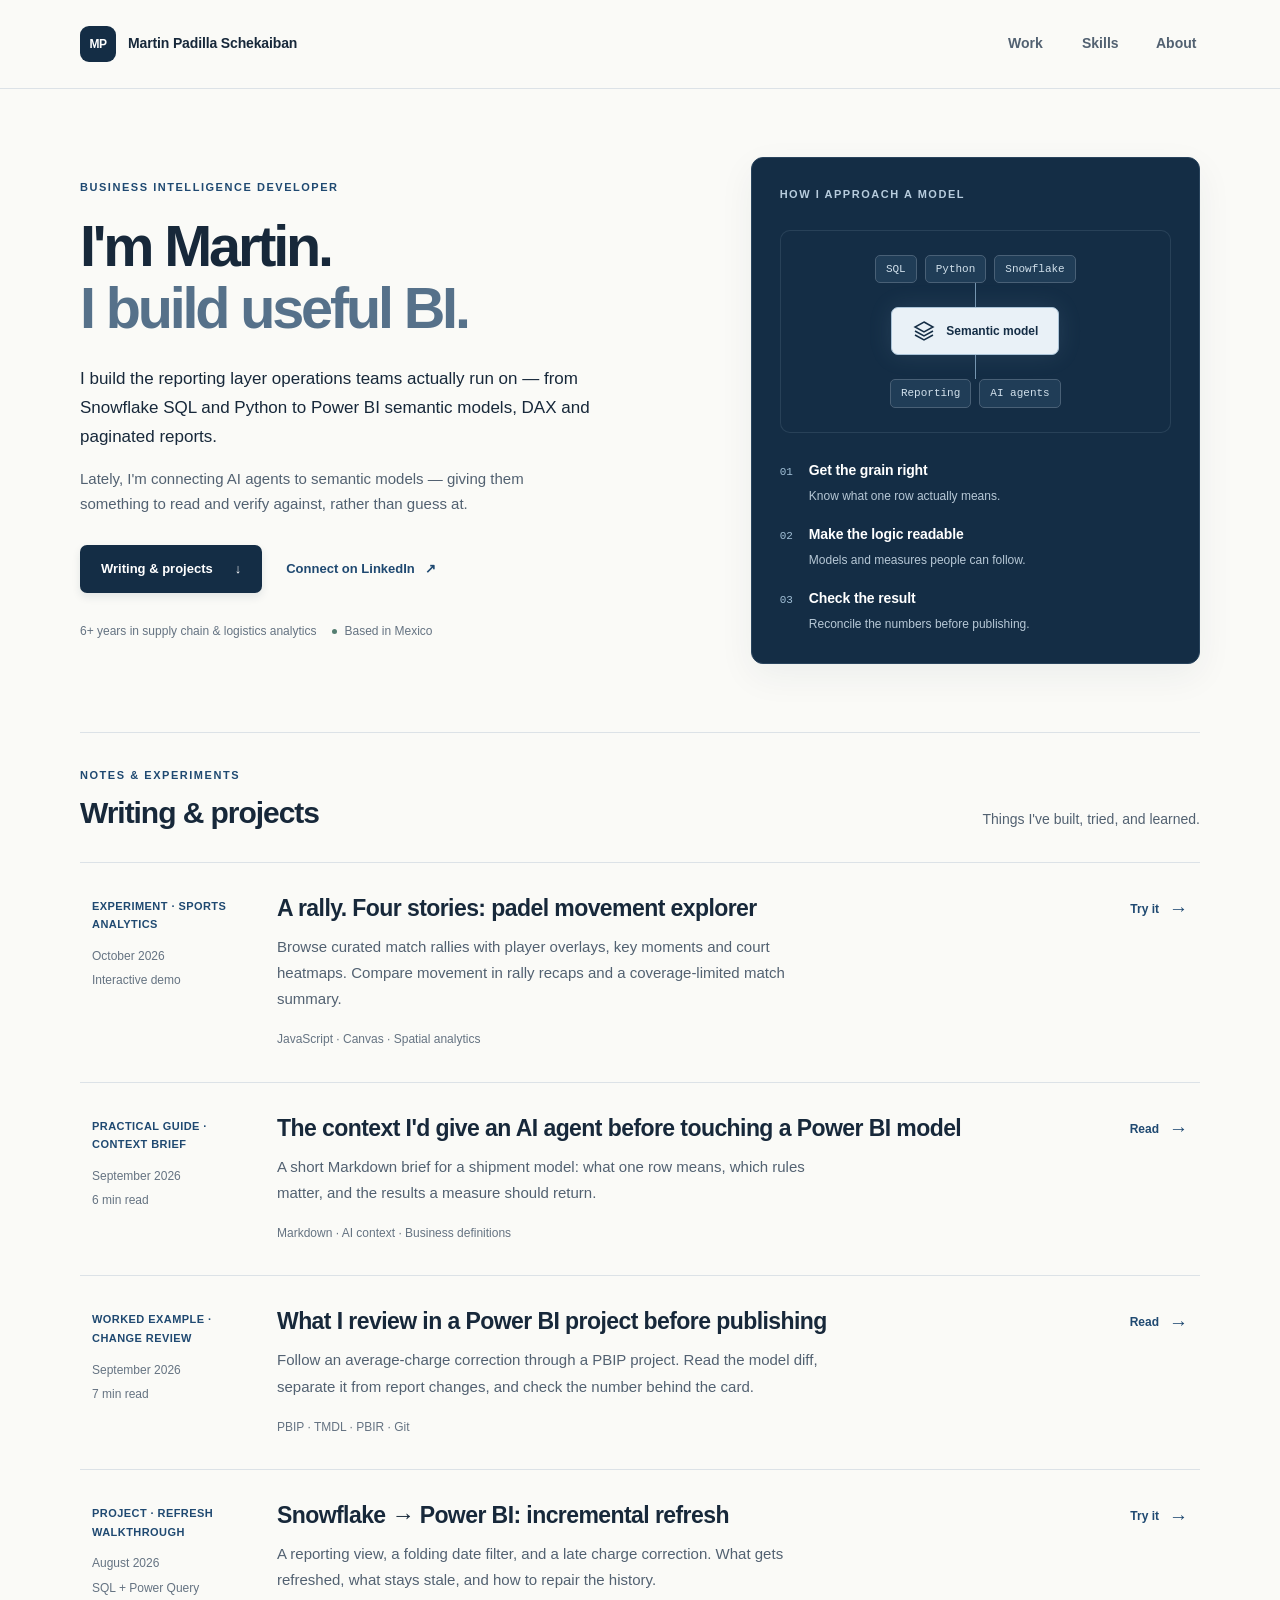
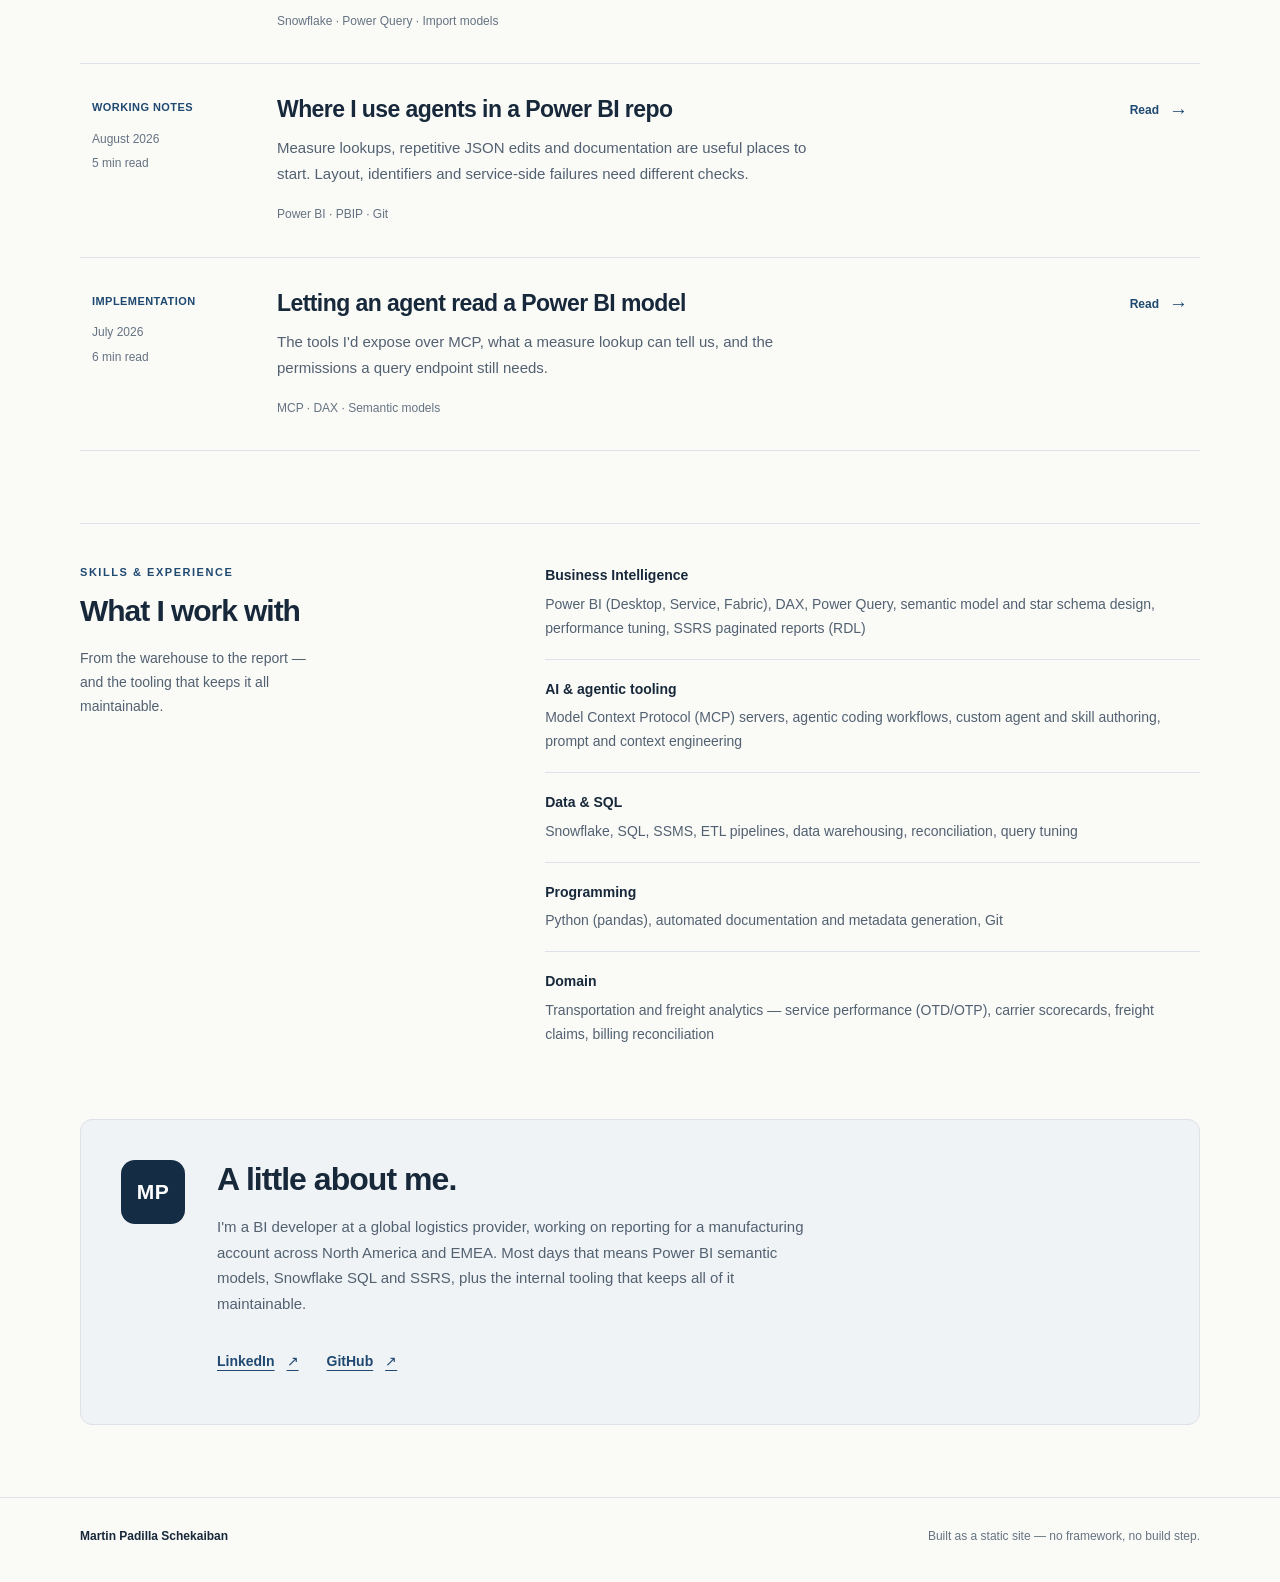
<file: index.html>
<!DOCTYPE html>
<html lang="en">
<head>
<meta charset="utf-8">
<meta name="viewport" content="width=device-width, initial-scale=1">
<title>Martin Padilla Schekaiban — Business Intelligence Developer</title>
<meta name="description" content="Business Intelligence Developer specialising in Power BI semantic models, Snowflake, DAX and AI-assisted analytics tooling.">
<link rel="stylesheet" href="assets/style.css">
</head>
<body class="home">
<a class="skip-link" href="#main">Skip to content</a>

<header class="site">
  <div class="wrap">
    <a class="name" href="index.html"><span class="brand-mark" aria-hidden="true">MP</span>Martin Padilla Schekaiban</a>
    <nav aria-label="Main navigation">
      <a href="#work">Work</a>
      <a href="#skills">Skills</a>
      <a href="#contact">About</a>
    </nav>
  </div>
</header>

<main class="wrap" id="main">

  <section class="hero" aria-labelledby="hero-title">
    <div class="hero-copy">
      <p class="eyebrow">Business Intelligence Developer</p>
      <h1 id="hero-title">I'm Martin.<br><span>I build useful BI.</span></h1>
      <p class="lede">
        I build the reporting layer operations teams actually run on — from Snowflake SQL and Python
        to Power BI semantic models, DAX and paginated reports.
      </p>
      <p class="hero-detail">
        Lately, I'm connecting AI agents to semantic models — giving them something to read and
        verify against, rather than guess at.
      </p>
      <div class="hero-actions">
        <a class="button button-primary" href="#work">Writing &amp; projects <span aria-hidden="true">↓</span></a>
        <a class="text-link" href="https://www.linkedin.com/in/martinschekaiban/">Connect on LinkedIn <span aria-hidden="true">↗</span></a>
      </div>
      <div class="meta">
        <span>6+ years in supply chain &amp; logistics analytics</span>
        <span class="location">Based in Mexico</span>
      </div>
    </div>

    <aside class="approach" aria-labelledby="approach-title">
      <div class="approach-heading">
        <h2 class="eyebrow" id="approach-title">How I approach a model</h2>
      </div>
      <div class="model-map" aria-hidden="true">
        <div class="model-sources"><span>SQL</span><span>Python</span><span>Snowflake</span></div>
        <div class="model-core">
          <svg viewBox="0 0 24 24" fill="none" stroke="currentColor" stroke-width="1.5">
            <path d="m12 3 9 5-9 5-9-5 9-5Z M3 12l9 5 9-5 M3 16l9 5 9-5"/>
          </svg>
          <span>Semantic model</span>
        </div>
        <div class="model-outputs"><span>Reporting</span><span>AI agents</span></div>
      </div>
      <ol class="approach-steps">
        <li><span class="step-number">01</span><div><h3>Get the grain right</h3><p>Know what one row actually means.</p></div></li>
        <li><span class="step-number">02</span><div><h3>Make the logic readable</h3><p>Models and measures people can follow.</p></div></li>
        <li><span class="step-number">03</span><div><h3>Check the result</h3><p>Reconcile the numbers before publishing.</p></div></li>
      </ol>
    </aside>
  </section>

  <section id="work">
    <div class="section-heading">
      <div><p class="eyebrow">Notes &amp; experiments</p><h2 class="section">Writing &amp; projects</h2></div>
      <p>Things I've built, tried, and learned.</p>
    </div>

    <div class="writing-list">
      <a class="project project-demo" href="padel-rally.html">
        <div class="project-meta">
          <span class="tag">Experiment · Sports analytics</span>
          <time datetime="2026-10">October 2026</time>
          <span class="when">Interactive demo</span>
        </div>
        <div class="project-copy">
          <h3>A rally. Four stories: padel movement explorer</h3>
          <p>Browse curated match rallies with player overlays, key moments and court heatmaps.
            Compare movement in rally recaps and a coverage-limited match summary.</p>
          <span class="stack">JavaScript · Canvas · Spatial analytics</span>
        </div>
        <span class="project-action">Try it <span aria-hidden="true">→</span></span>
      </a>

      <a class="project" href="markdown-ai-context.html">
        <div class="project-meta">
          <span class="tag">Practical guide · Context brief</span>
          <time datetime="2026-09">September 2026</time>
          <span class="when">6 min read</span>
        </div>
        <div class="project-copy">
          <h3>The context I'd give an AI agent before touching a Power BI model</h3>
          <p>A short Markdown brief for a shipment model: what one row means, which rules
            matter, and the results a measure should return.</p>
          <span class="stack">Markdown · AI context · Business definitions</span>
        </div>
        <span class="project-action">Read <span aria-hidden="true">→</span></span>
      </a>

      <a class="project" href="pbip-review.html">
        <div class="project-meta">
          <span class="tag">Worked example · Change review</span>
          <time datetime="2026-09">September 2026</time>
          <span class="when">7 min read</span>
        </div>
        <div class="project-copy">
          <h3>What I review in a Power BI project before publishing</h3>
          <p>Follow an average-charge correction through a PBIP project. Read the model diff,
            separate it from report changes, and check the number behind the card.</p>
          <span class="stack">PBIP · TMDL · PBIR · Git</span>
        </div>
        <span class="project-action">Read <span aria-hidden="true">→</span></span>
      </a>

      <a class="project" href="snowflake-etl.html">
        <div class="project-meta">
          <span class="tag">Project · Refresh walkthrough</span>
          <time datetime="2026-08">August 2026</time>
          <span class="when">SQL + Power Query</span>
        </div>
        <div class="project-copy">
          <h3>Snowflake → Power BI: incremental refresh</h3>
          <p>A reporting view, a folding date filter, and a late charge correction.
            What gets refreshed, what stays stale, and how to repair the history.</p>
          <span class="stack">Snowflake · Power Query · Import models</span>
        </div>
        <span class="project-action">Try it <span aria-hidden="true">→</span></span>
      </a>

      <a class="project" href="agents-power-bi.html">
        <div class="project-meta">
          <span class="tag">Working notes</span>
          <time datetime="2026-08">August 2026</time>
          <span class="when">5 min read</span>
        </div>
        <div class="project-copy">
          <h3>Where I use agents in a Power BI repo</h3>
          <p>Measure lookups, repetitive JSON edits and documentation are useful places to start.
            Layout, identifiers and service-side failures need different checks.</p>
          <span class="stack">Power BI · PBIP · Git</span>
        </div>
        <span class="project-action">Read <span aria-hidden="true">→</span></span>
      </a>

      <a class="project" href="mcp-power-bi.html">
        <div class="project-meta">
          <span class="tag">Implementation</span>
          <time datetime="2026-07">July 2026</time>
          <span class="when">6 min read</span>
        </div>
        <div class="project-copy">
          <h3>Letting an agent read a Power BI model</h3>
          <p>The tools I'd expose over MCP, what a measure lookup can tell us, and the permissions
            a query endpoint still needs.</p>
          <span class="stack">MCP · DAX · Semantic models</span>
        </div>
        <span class="project-action">Read <span aria-hidden="true">→</span></span>
      </a>

    </div>
  </section>

  <section id="skills" class="skills-section">
    <div class="skills-intro">
      <p class="eyebrow">Skills &amp; experience</p>
      <h2 class="section">What I work with</h2>
      <p>From the warehouse to the report — and the tooling that keeps it all maintainable.</p>
    </div>
    <div class="skills-list">
    <div class="skill-row">
      <h3>Business Intelligence</h3>
      <span>Power BI (Desktop, Service, Fabric), DAX, Power Query, semantic model and star schema
      design, performance tuning, SSRS paginated reports (RDL)</span>
    </div>
    <div class="skill-row">
      <h3>AI &amp; agentic tooling</h3>
      <span>Model Context Protocol (MCP) servers, agentic coding workflows, custom agent and skill
      authoring, prompt and context engineering</span>
    </div>
    <div class="skill-row">
      <h3>Data &amp; SQL</h3>
      <span>Snowflake, SQL, SSMS, ETL pipelines, data warehousing, reconciliation, query tuning</span>
    </div>
    <div class="skill-row">
      <h3>Programming</h3>
      <span>Python (pandas), automated documentation and metadata generation, Git</span>
    </div>
    <div class="skill-row">
      <h3>Domain</h3>
      <span>Transportation and freight analytics — service performance (OTD/OTP), carrier scorecards,
      freight claims, billing reconciliation</span>
    </div>
    </div>
  </section>

  <section id="contact" class="contact-section">
    <div class="about">
      <div class="initials" aria-hidden="true">MP</div>
      <div>
        <h2>A little about me.</h2>
        <p>
          I'm a BI developer at a global logistics provider, working on reporting for a manufacturing
          account across North America and EMEA. Most days that means Power BI semantic models,
          Snowflake SQL and SSRS, plus the internal tooling that keeps all of it maintainable.
        </p>
        <div class="social-links">
          <a href="https://www.linkedin.com/in/martinschekaiban/">LinkedIn <span aria-hidden="true">↗</span></a>
          <a href="https://github.com/martinps3">GitHub <span aria-hidden="true">↗</span></a>
        </div>
      </div>
    </div>
  </section>

</main>

<footer class="site">
  <div class="wrap">
    <span class="footer-name">Martin Padilla Schekaiban</span>
    <span>Built as a static site — no framework, no build step.</span>
  </div>
</footer>

</body>
</html>
</file>
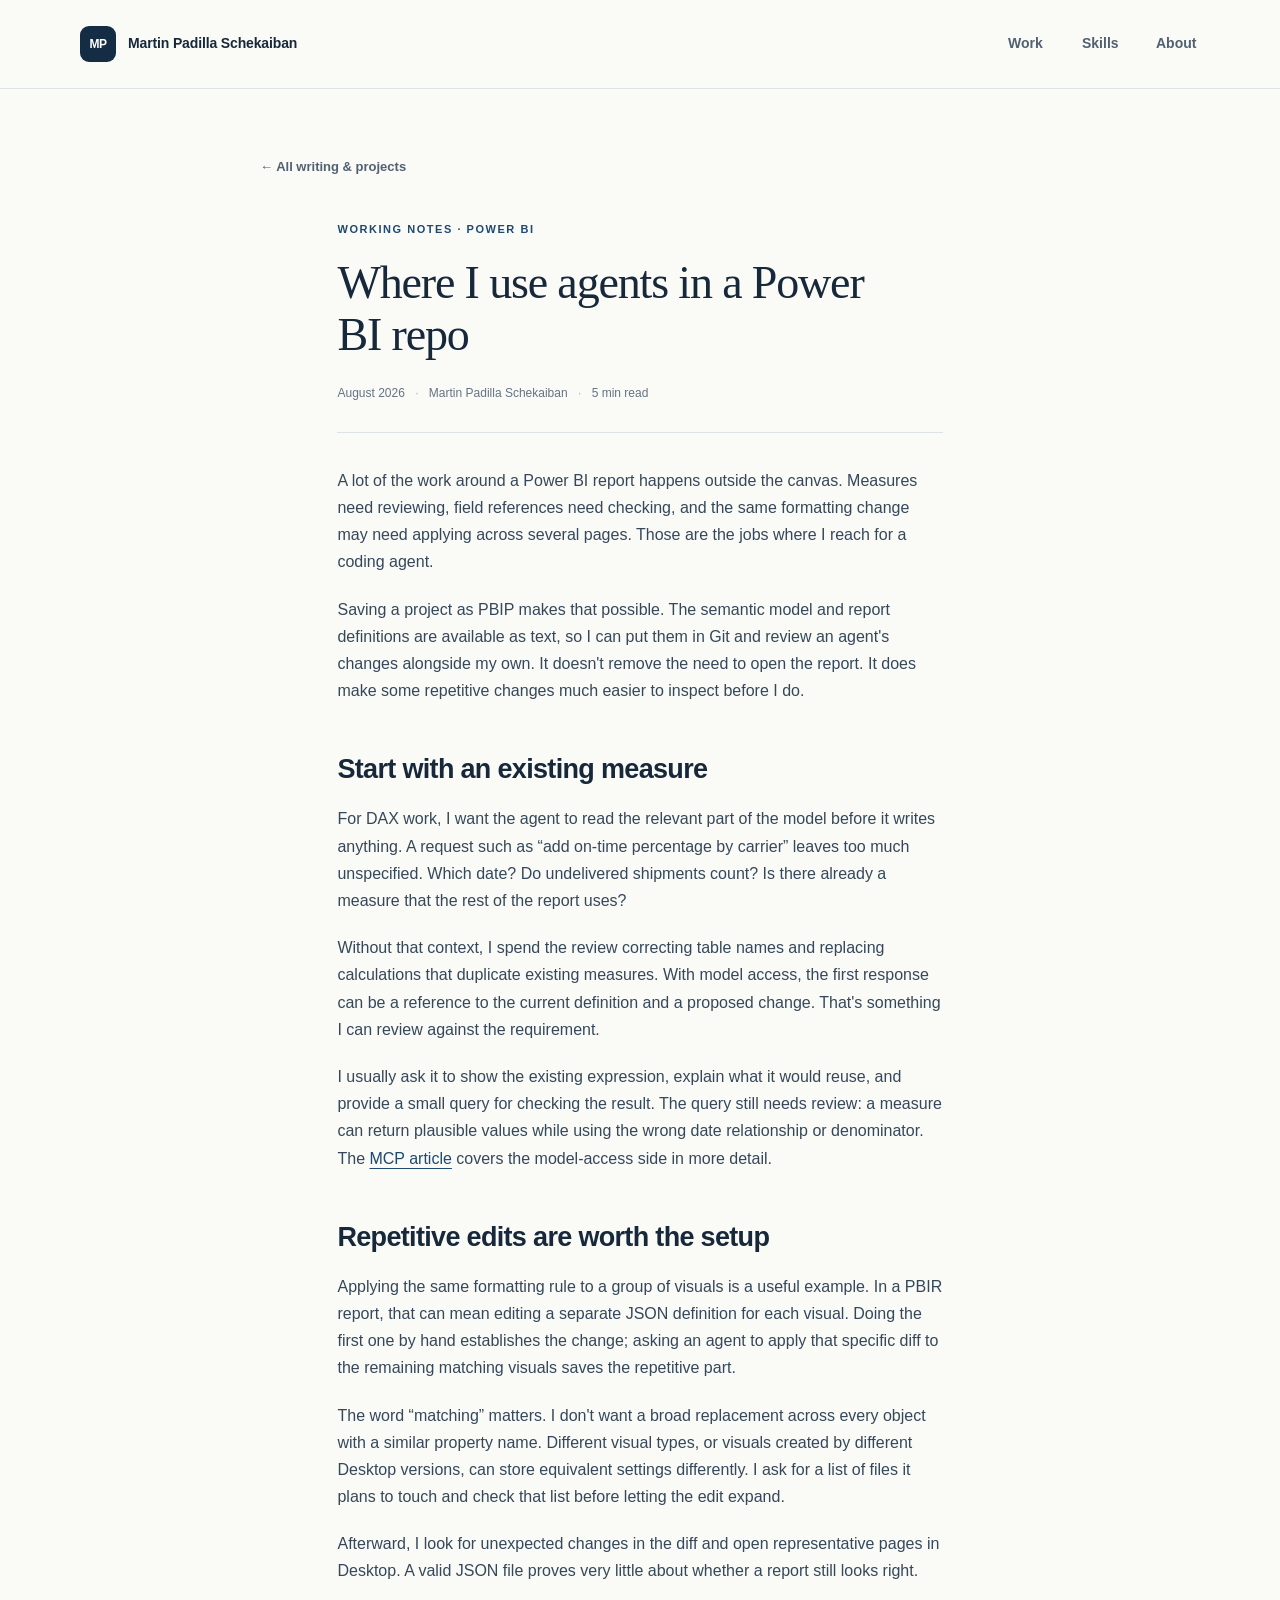
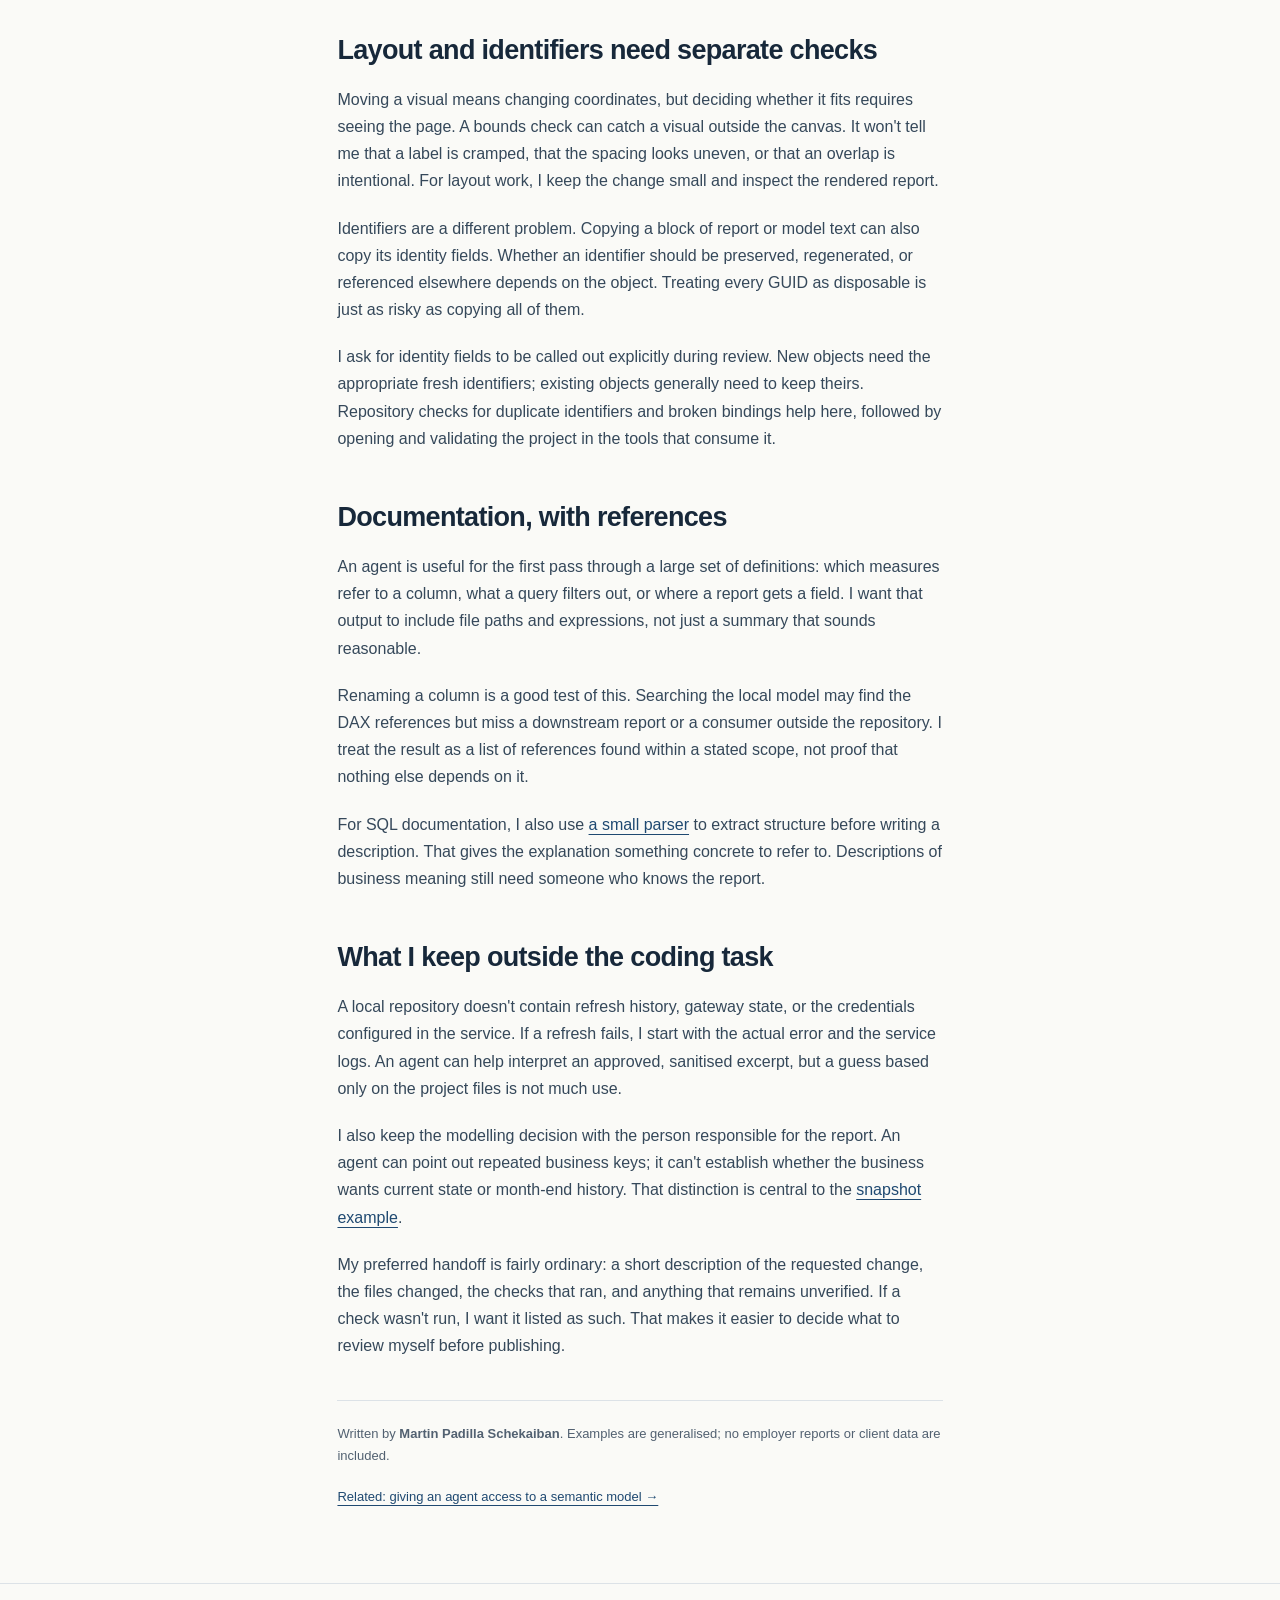
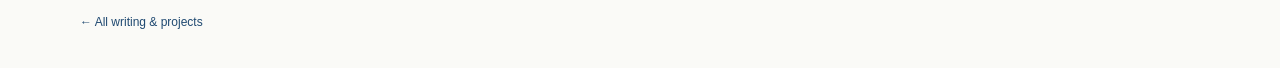
<file: agents-power-bi.html>
<!DOCTYPE html>
<html lang="en">
<head>
<meta charset="utf-8">
<meta name="viewport" content="width=device-width, initial-scale=1">
<title>Where I use agents in a Power BI repo</title>
<meta name="description" content="Practical notes on using coding agents for DAX, report JSON, documentation and review, and the parts I still check in Power BI myself.">
<link rel="stylesheet" href="assets/style.css">
</head>
<body>
<a class="skip-link" href="#main">Skip to content</a>
<header class="site">
  <div class="wrap">
    <a class="name" href="index.html"><span class="brand-mark" aria-hidden="true">MP</span>Martin Padilla Schekaiban</a>
    <nav aria-label="Main navigation">
      <a href="index.html#work">Work</a>
      <a href="index.html#skills">Skills</a>
      <a href="index.html#contact">About</a>
    </nav>
  </div>
</header>

<main class="wrap reading" id="main">
<a class="back" href="index.html#work">← All writing &amp; projects</a>
<article class="article-notes">
  <p class="eyebrow">Working notes · Power BI</p>
  <h1>Where I use agents in a Power BI repo</h1>
  <div class="byline">
    <time datetime="2026-08">August 2026</time> <span class="dot">·</span> Martin Padilla Schekaiban <span class="dot">·</span> 5 min read
  </div>

  <p>
    A lot of the work around a Power BI report happens outside the canvas. Measures need reviewing,
    field references need checking, and the same formatting change may need applying across several
    pages. Those are the jobs where I reach for a coding agent.
  </p>
  <p>
    Saving a project as PBIP makes that possible. The semantic model and report definitions are
    available as text, so I can put them in Git and review an agent's changes alongside my own.
    It doesn't remove the need to open the report. It does make some repetitive changes much
    easier to inspect before I do.
  </p>

  <h2>Start with an existing measure</h2>
  <p>
    For DAX work, I want the agent to read the relevant part of the model before it writes anything.
    A request such as “add on-time percentage by carrier” leaves too much unspecified. Which date?
    Do undelivered shipments count? Is there already a measure that the rest of the report uses?
  </p>
  <p>
    Without that context, I spend the review correcting table names and replacing calculations
    that duplicate existing measures. With model access, the first response can be a reference
    to the current definition and a proposed change. That's something I can review against the
    requirement.
  </p>
  <p>
    I usually ask it to show the existing expression, explain what it would reuse, and provide a
    small query for checking the result. The query still needs review: a measure can return
    plausible values while using the wrong date relationship or denominator.
    The <a href="mcp-power-bi.html">MCP article</a> covers the model-access side in more detail.
  </p>

  <h2>Repetitive edits are worth the setup</h2>
  <p>
    Applying the same formatting rule to a group of visuals is a useful example. In a PBIR report,
    that can mean editing a separate JSON definition for each visual. Doing the first one by hand
    establishes the change; asking an agent to apply that specific diff to the remaining matching
    visuals saves the repetitive part.
  </p>
  <p>
    The word “matching” matters. I don't want a broad replacement across every object with a similar
    property name. Different visual types, or visuals created by different Desktop versions, can
    store equivalent settings differently. I ask for a list of files it plans to touch and check
    that list before letting the edit expand.
  </p>
  <p>
    Afterward, I look for unexpected changes in the diff and open representative pages in Desktop.
    A valid JSON file proves very little about whether a report still looks right.
  </p>

  <h2>Layout and identifiers need separate checks</h2>
  <p>
    Moving a visual means changing coordinates, but deciding whether it fits requires seeing the
    page. A bounds check can catch a visual outside the canvas. It won't tell me that a label is
    cramped, that the spacing looks uneven, or that an overlap is intentional.
    For layout work, I keep the change small and inspect the rendered report.
  </p>
  <p>
    Identifiers are a different problem. Copying a block of report or model text can also copy its
    identity fields. Whether an identifier should be preserved, regenerated, or referenced elsewhere
    depends on the object. Treating every GUID as disposable is just as risky as copying all of them.
  </p>
  <p>
    I ask for identity fields to be called out explicitly during review. New objects need the
    appropriate fresh identifiers; existing objects generally need to keep theirs. Repository
    checks for duplicate identifiers and broken bindings help here, followed by opening and
    validating the project in the tools that consume it.
  </p>

  <h2>Documentation, with references</h2>
  <p>
    An agent is useful for the first pass through a large set of definitions: which measures refer
    to a column, what a query filters out, or where a report gets a field. I want that output to
    include file paths and expressions, not just a summary that sounds reasonable.
  </p>
  <p>
    Renaming a column is a good test of this. Searching the local model may find the DAX references
    but miss a downstream report or a consumer outside the repository. I treat the result as a
    list of references found within a stated scope, not proof that nothing else depends on it.
  </p>
  <p>
    For SQL documentation, I also use <a href="sqldoc.html">a small parser</a> to extract structure
    before writing a description. That gives the explanation something concrete to refer to.
    Descriptions of business meaning still need someone who knows the report.
  </p>

  <h2>What I keep outside the coding task</h2>
  <p>
    A local repository doesn't contain refresh history, gateway state, or the credentials configured
    in the service. If a refresh fails, I start with the actual error and the service logs. An agent
    can help interpret an approved, sanitised excerpt, but a guess based only on the project files
    is not much use.
  </p>
  <p>
    I also keep the modelling decision with the person responsible for the report. An agent can
    point out repeated business keys; it can't establish whether the business wants current state
    or month-end history. That distinction is central to the
    <a href="star-schema.html">snapshot example</a>.
  </p>
  <p>
    My preferred handoff is fairly ordinary: a short description of the requested change, the files
    changed, the checks that ran, and anything that remains unverified. If a check wasn't run, I want
    it listed as such. That makes it easier to decide what to review myself before publishing.
  </p>

  <footer class="article-footer">
    <p>Written by <strong>Martin Padilla Schekaiban</strong>. Examples are generalised; no employer reports or client data are included.</p>
    <a href="mcp-power-bi.html">Related: giving an agent access to a semantic model →</a>
  </footer>
</article>
</main>
<footer class="site"><div class="wrap"><a href="index.html#work">← All writing &amp; projects</a></div></footer>
</body>
</html>
</file>
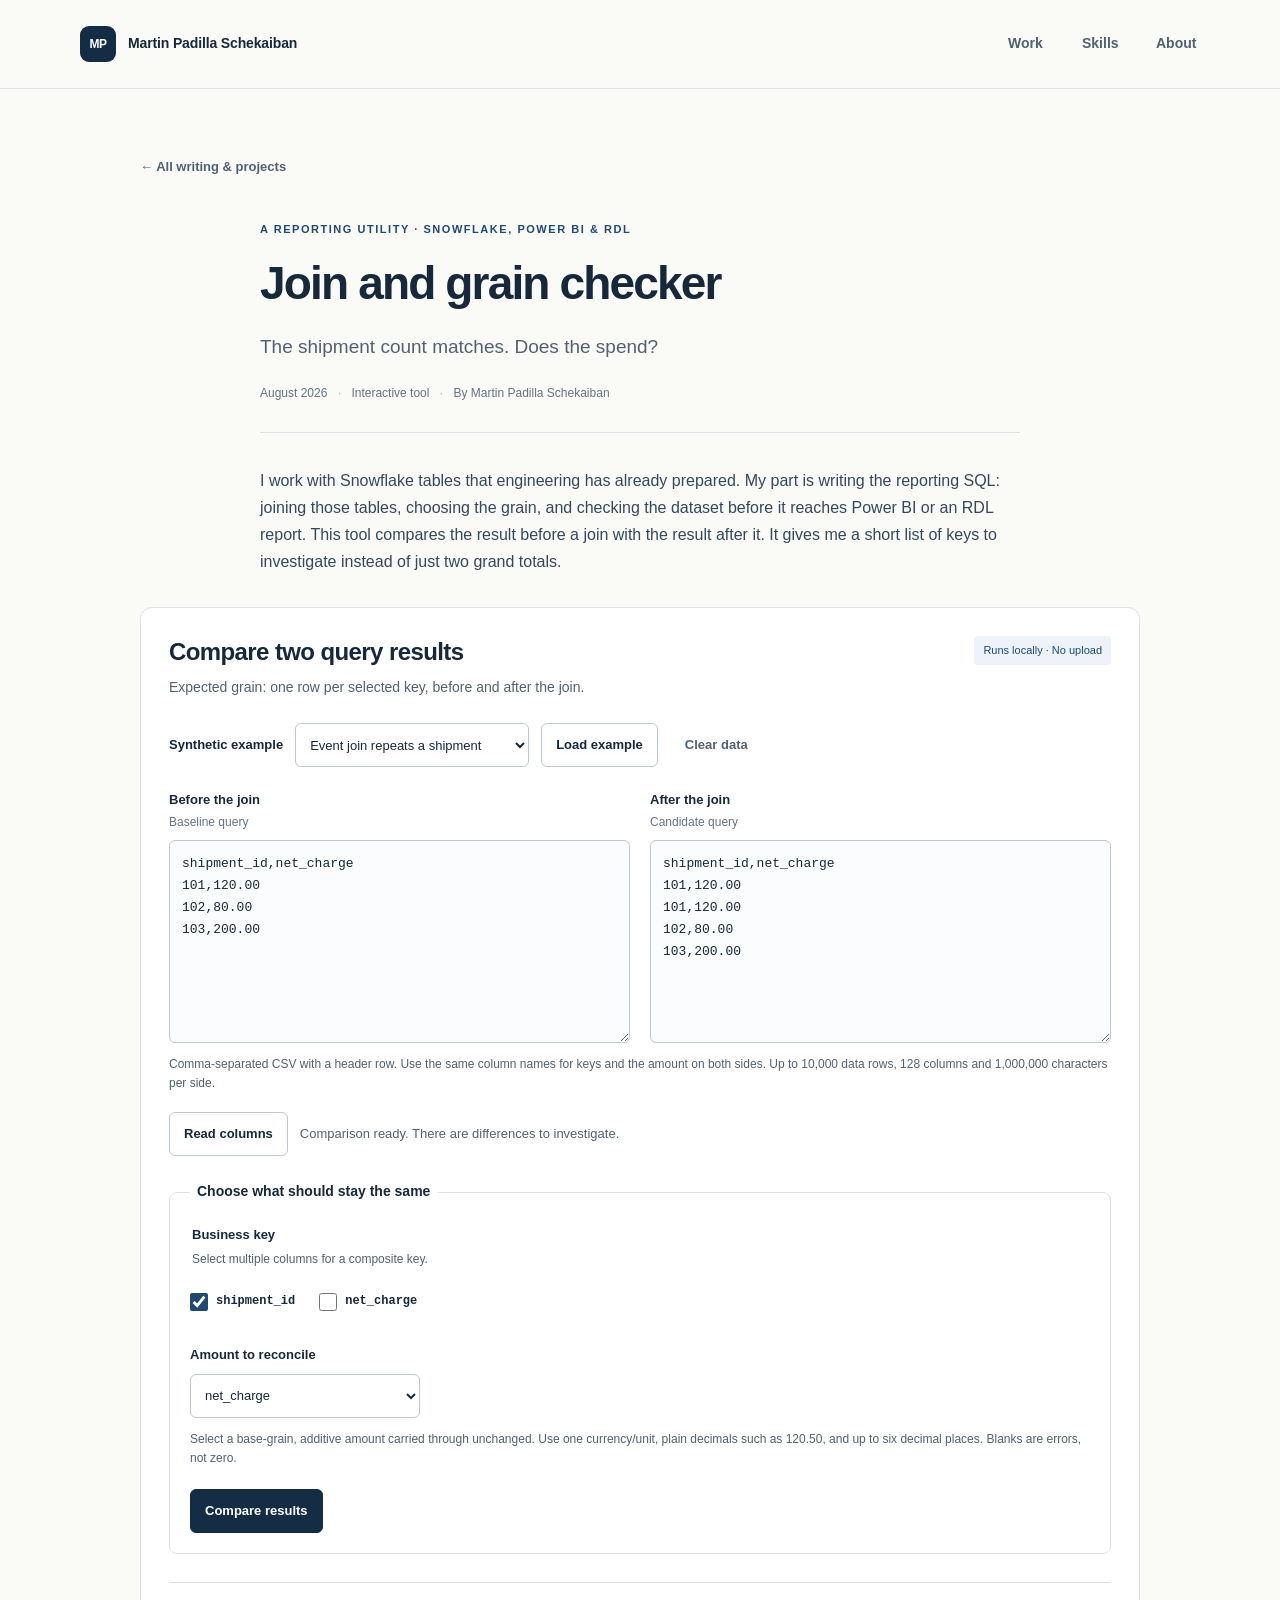
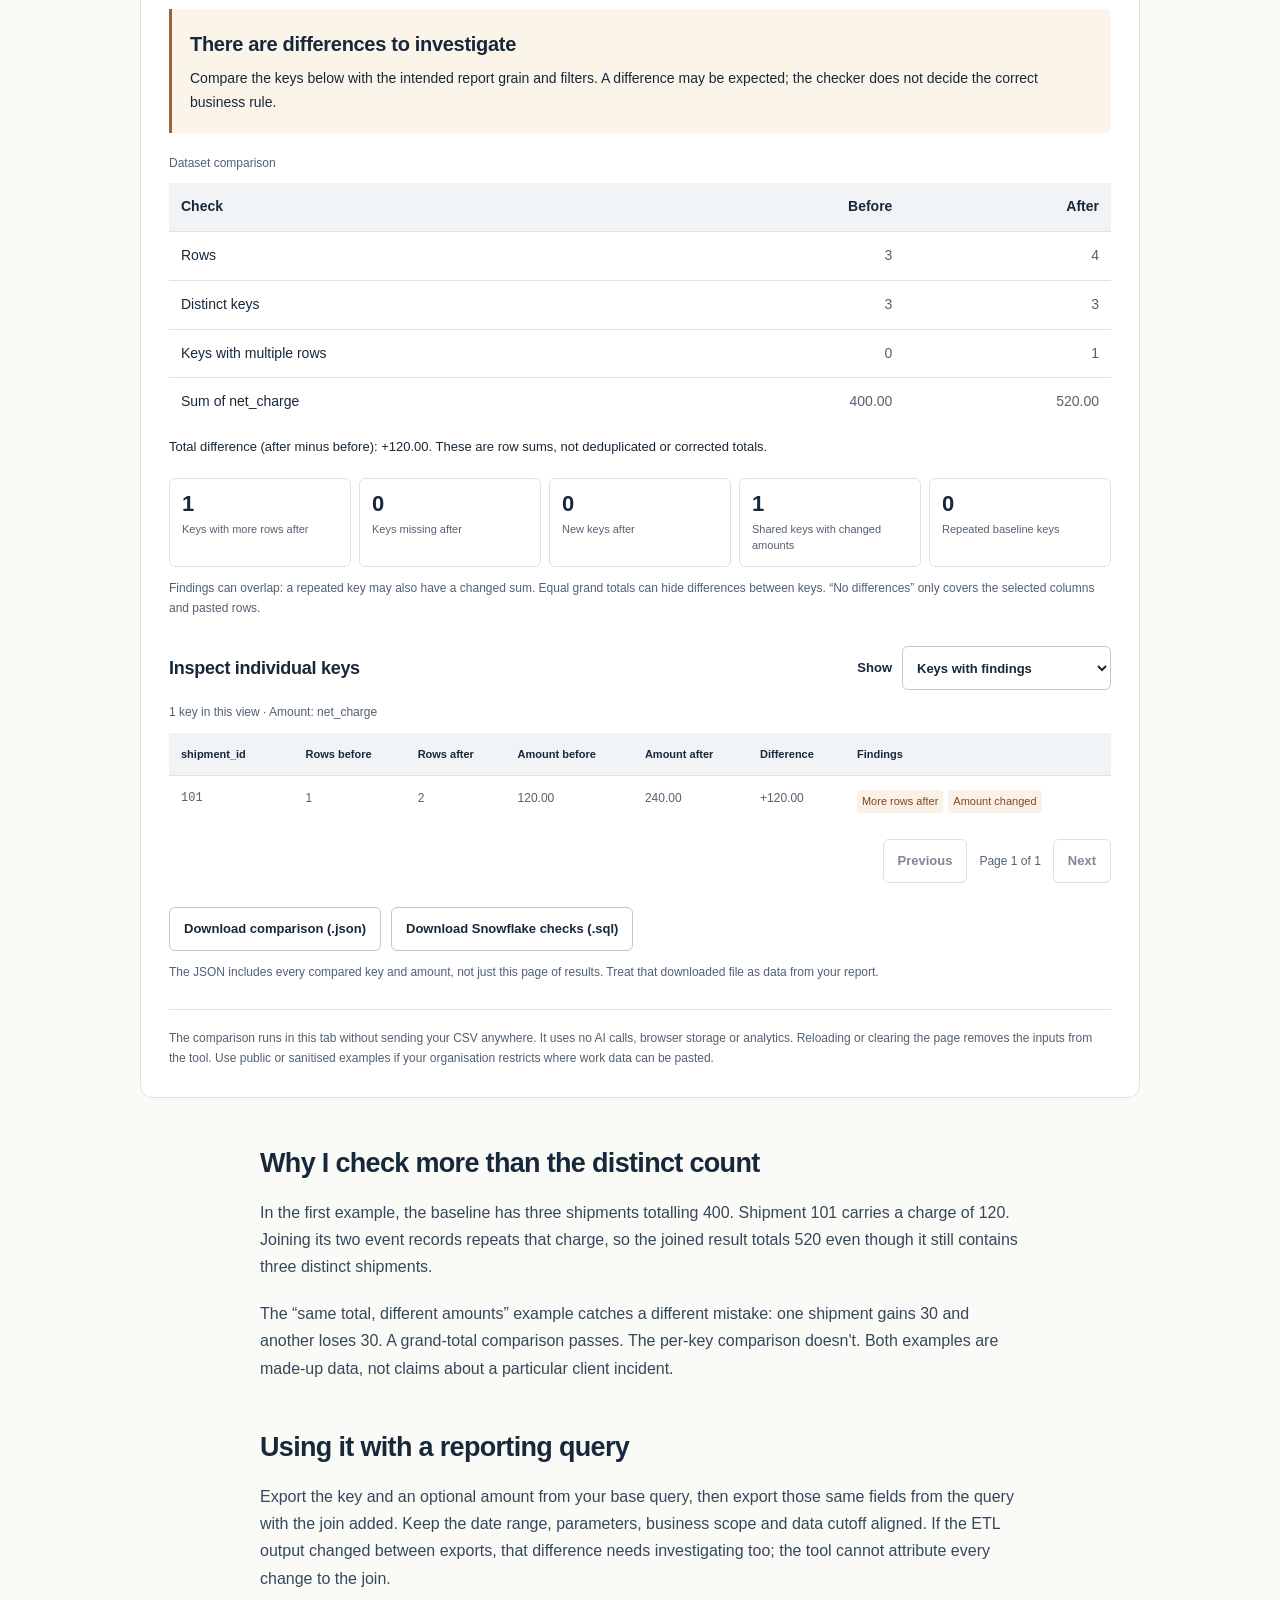
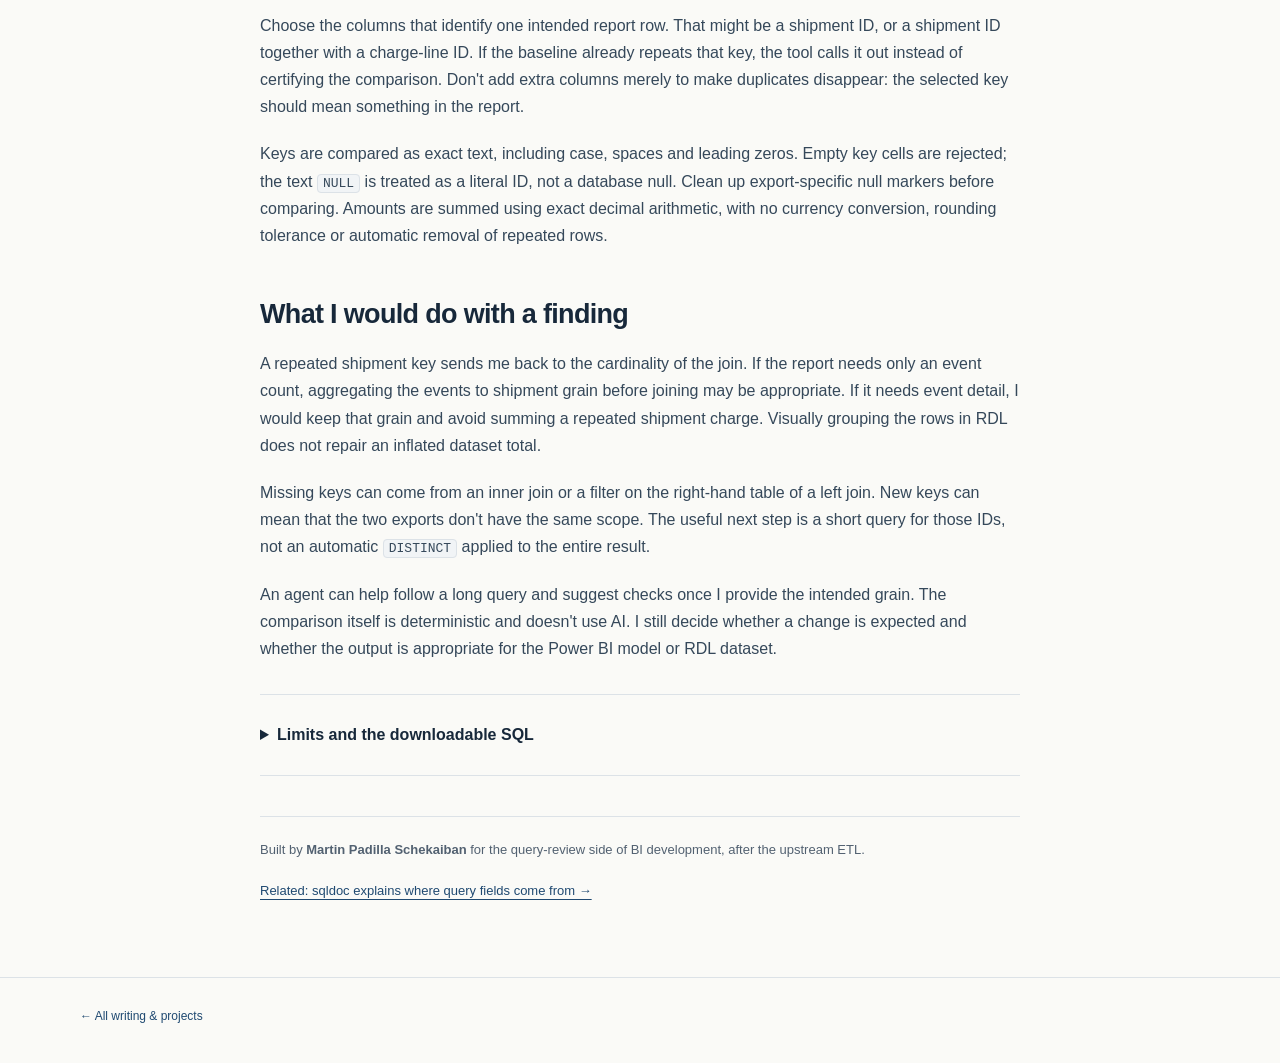
<file: join-grain-checker.html>
<!DOCTYPE html>
<html lang="en">
<head>
<meta charset="utf-8">
<meta name="viewport" content="width=device-width, initial-scale=1">
<title>Join and grain checker | Martin Padilla Schekaiban</title>
<meta name="description" content="Compare CSV query results before and after a join. Find repeated keys, missing records and changed amounts before using a Snowflake query in Power BI or RDL.">
<link rel="stylesheet" href="assets/style.css">
<link rel="stylesheet" href="assets/grain-checker.css">
</head>
<body>
<a class="skip-link" href="#main">Skip to content</a>
<header class="site">
  <div class="wrap">
    <a class="name" href="index.html"><span class="brand-mark" aria-hidden="true">MP</span>Martin Padilla Schekaiban</a>
    <nav aria-label="Main navigation">
      <a href="index.html#work">Work</a>
      <a href="index.html#skills">Skills</a>
      <a href="index.html#contact">About</a>
    </nav>
  </div>
</header>

<main class="wrap reading checker-reading" id="main">
<a class="back" href="index.html#work">← All writing &amp; projects</a>
<article class="checker-article">
  <p class="eyebrow">A reporting utility · Snowflake, Power BI &amp; RDL</p>
  <h1>Join and grain checker</h1>
  <p class="sub">The shipment count matches. Does the spend?</p>
  <div class="byline">
    <time datetime="2026-08">August 2026</time> <span class="dot">·</span> Interactive tool <span class="dot">·</span> By Martin Padilla Schekaiban
  </div>
  <p>
    I work with Snowflake tables that engineering has already prepared. My part is writing the
    reporting SQL: joining those tables, choosing the grain, and checking the dataset before it
    reaches Power BI or an RDL report. This tool compares the result before a join with the
    result after it. It gives me a short list of keys to investigate instead of just two grand totals.
  </p>

  <div class="grain-tool" id="checker" aria-labelledby="gc-title">
    <div class="gc-heading">
      <div>
        <h2 id="gc-title">Compare two query results</h2>
        <p>Expected grain: one row per selected key, before and after the join.</p>
      </div>
      <span class="gc-local">Runs locally · No upload</span>
    </div>
    <noscript><p class="gc-error">JavaScript is required for this comparison. The explanation and downloadable SQL checks below work without it.</p></noscript>
    <div id="gc-controls" hidden>
      <div class="gc-examples">
        <label for="gc-example">Synthetic example</label>
        <select id="gc-example">
          <option value="fanout">Event join repeats a shipment</option>
          <option value="matched">One row per shipment</option>
          <option value="missing">A filter drops a shipment</option>
          <option value="offset">Same total, different amounts</option>
        </select>
        <button type="button" id="gc-load-example" class="gc-button">Load example</button>
        <button type="button" id="gc-clear" class="gc-button gc-quiet">Clear data</button>
      </div>

      <form id="gc-form" novalidate>
        <div class="gc-inputs">
          <div>
            <label for="gc-before">Before the join <span>Baseline query</span></label>
            <textarea id="gc-before" rows="8" wrap="off" spellcheck="false" autocapitalize="off" autocomplete="off" autocorrect="off" aria-describedby="gc-format gc-status"></textarea>
          </div>
          <div>
            <label for="gc-after">After the join <span>Candidate query</span></label>
            <textarea id="gc-after" rows="8" wrap="off" spellcheck="false" autocapitalize="off" autocomplete="off" autocorrect="off" aria-describedby="gc-format gc-status"></textarea>
          </div>
        </div>
        <p class="gc-help" id="gc-format">
          Comma-separated CSV with a header row. Use the same column names for keys and the amount
          on both sides. Up to 10,000 data rows, 128 columns and 1,000,000 characters per side.
        </p>
        <div class="gc-prepare">
          <button type="button" id="gc-read" class="gc-button">Read columns</button>
          <p id="gc-status" role="status" aria-live="polite">Load an example or paste two CSV results.</p>
        </div>
        <fieldset class="gc-mapping" id="gc-mapping" disabled>
          <legend>Choose what should stay the same</legend>
          <fieldset class="gc-keys">
            <legend>Business key <span>Select multiple columns for a composite key.</span></legend>
            <div id="gc-key-options" class="gc-key-options"></div>
          </fieldset>
          <div class="gc-amount">
            <label for="gc-amount">Amount to reconcile</label>
            <select id="gc-amount" aria-describedby="gc-number-format">
              <option value="">Row and key checks only</option>
            </select>
            <p class="gc-help" id="gc-number-format">
              Select a base-grain, additive amount carried through unchanged. Use one currency/unit,
              plain decimals such as 120.50, and up to six decimal places. Blanks are errors, not zero.
            </p>
          </div>
          <button type="submit" class="gc-button gc-primary">Compare results</button>
        </fieldset>
        <p id="gc-error" class="gc-error" role="alert" hidden></p>
      </form>

      <section id="gc-results" class="gc-results" aria-labelledby="gc-result-title" hidden>
        <div class="gc-verdict" id="gc-verdict">
          <h3 id="gc-result-title" tabindex="-1"></h3>
          <p id="gc-result-message"></p>
        </div>
        <div class="table-scroll gc-summary-scroll" role="region" aria-label="Before and after summary" tabindex="0">
          <table class="gc-summary">
            <caption>Dataset comparison</caption>
            <thead><tr><th scope="col">Check</th><th scope="col">Before</th><th scope="col">After</th></tr></thead>
            <tbody id="gc-summary-body"></tbody>
          </table>
        </div>
        <p id="gc-total-note" class="gc-total-note"></p>
        <div class="gc-findings" id="gc-findings"></div>
        <p class="gc-help">
          Findings can overlap: a repeated key may also have a changed sum. Equal grand totals can
          hide differences between keys. “No differences” only covers the selected columns and pasted rows.
        </p>

        <div class="gc-detail-heading">
          <h3>Inspect individual keys</h3>
          <label for="gc-filter">Show
            <select id="gc-filter">
              <option value="issues">Keys with findings</option>
              <option value="all">All keys</option>
              <option value="multiplied">More rows after the join</option>
              <option value="missing">Missing keys</option>
              <option value="added">New keys</option>
              <option value="amount-changed">Changed amounts</option>
              <option value="base-duplicate">Repeated baseline keys</option>
            </select>
          </label>
        </div>
        <p class="gc-help gc-scroll-help">On a narrow screen, scroll the table sideways to see all columns.</p>
        <div class="table-scroll gc-details-scroll" role="region" aria-label="Key-level comparison" tabindex="0">
          <table class="gc-details">
            <caption id="gc-detail-caption"></caption>
            <thead id="gc-detail-head"></thead>
            <tbody id="gc-detail-body"></tbody>
          </table>
        </div>
        <div class="gc-pagination">
          <button type="button" id="gc-prev" class="gc-button">Previous</button>
          <span id="gc-page-info" role="status"></span>
          <button type="button" id="gc-next" class="gc-button">Next</button>
        </div>
        <div class="gc-downloads">
          <button type="button" id="gc-download" class="gc-button">Download comparison (.json)</button>
          <a href="assets/join-grain-checks.sql" download class="gc-button">Download Snowflake checks (.sql)</a>
        </div>
        <p class="gc-help">
          The JSON includes every compared key and amount, not just this page of results.
          Treat that downloaded file as data from your report.
        </p>
      </section>
    </div>
    <p class="gc-privacy">
      The comparison runs in this tab without sending your CSV anywhere. It uses no AI calls,
      browser storage or analytics. Reloading or clearing the page removes the inputs from the tool. Use public or
      sanitised examples if your organisation restricts where work data can be pasted.
    </p>
  </div>

  <h2>Why I check more than the distinct count</h2>
  <p>
    In the first example, the baseline has three shipments totalling 400. Shipment 101 carries a
    charge of 120. Joining its two event records repeats that charge, so the joined result totals
    520 even though it still contains three distinct shipments.
  </p>
  <p>
    The “same total, different amounts” example catches a different mistake: one shipment gains
    30 and another loses 30. A grand-total comparison passes. The per-key comparison doesn't.
    Both examples are made-up data, not claims about a particular client incident.
  </p>

  <h2>Using it with a reporting query</h2>
  <p>
    Export the key and an optional amount from your base query, then export those same fields from
    the query with the join added. Keep the date range, parameters, business scope and data cutoff
    aligned. If the ETL output changed between exports, that difference needs investigating too;
    the tool cannot attribute every change to the join.
  </p>
  <p>
    Choose the columns that identify one intended report row. That might be a shipment ID, or a
    shipment ID together with a charge-line ID. If the baseline already repeats that key, the tool
    calls it out instead of certifying the comparison. Don't add extra columns merely to make
    duplicates disappear: the selected key should mean something in the report.
  </p>
  <p>
    Keys are compared as exact text, including case, spaces and leading zeros. Empty key cells are
    rejected; the text <code>NULL</code> is treated as a literal ID, not a database null. Clean up
    export-specific null markers before comparing. Amounts are summed using exact decimal
    arithmetic, with no currency conversion, rounding tolerance or automatic removal of repeated rows.
  </p>

  <h2>What I would do with a finding</h2>
  <p>
    A repeated shipment key sends me back to the cardinality of the join. If the report needs only
    an event count, aggregating the events to shipment grain before joining may be appropriate.
    If it needs event detail, I would keep that grain and avoid summing a repeated shipment charge.
    Visually grouping the rows in RDL does not repair an inflated dataset total.
  </p>
  <p>
    Missing keys can come from an inner join or a filter on the right-hand table of a left join.
    New keys can mean that the two exports don't have the same scope. The useful next step is a
    short query for those IDs, not an automatic <code>DISTINCT</code> applied to the entire result.
  </p>
  <p>
    An agent can help follow a long query and suggest checks once I provide the intended grain.
    The comparison itself is deterministic and doesn't use AI. I still decide whether a change is
    expected and whether the output is appropriate for the Power BI model or RDL dataset.
  </p>

  <details class="gc-method">
    <summary>Limits and the downloadable SQL</summary>
    <p>
      This compares two datasets, not a SQL execution plan. It does not infer the correct grain,
      detect changes in unselected columns, or prove that a sample represents the full result.
      Header-only CSV is allowed for an empty result; an empty baseline cannot establish a valid
      one-row-per-key starting point.
    </p>
    <p>
      Amounts must have at most 30 integer digits and six fractional digits, using a decimal point
      without thousands separators, currency symbols or scientific notation. Blank or invalid
      amounts stop the comparison rather than being silently excluded.
    </p>
    <p>
      The <a href="assets/join-grain-checks.sql" download>Snowflake worksheet</a> is a read-only,
      self-contained version of the shipment example. Replace its two example CTEs with queries
      from the same reporting scope to check a larger result in your approved environment.
      It does not connect this page to Snowflake or create any database objects.
    </p>
    <p><a href="assets/grain-checker.js">Read the comparison engine</a> ·
      <a href="tests/grain-checker.test.cjs">Read the automated checks</a></p>
  </details>

  <footer class="article-footer">
    <p>Built by <strong>Martin Padilla Schekaiban</strong> for the query-review side of BI development, after the upstream ETL.</p>
    <a href="sqldoc.html">Related: sqldoc explains where query fields come from →</a>
  </footer>
</article>
</main>
<footer class="site"><div class="wrap"><a href="index.html#work">← All writing &amp; projects</a></div></footer>
<script src="assets/grain-checker.js"></script>
<script src="assets/grain-checker-ui.js"></script>
</body>
</html>
</file>
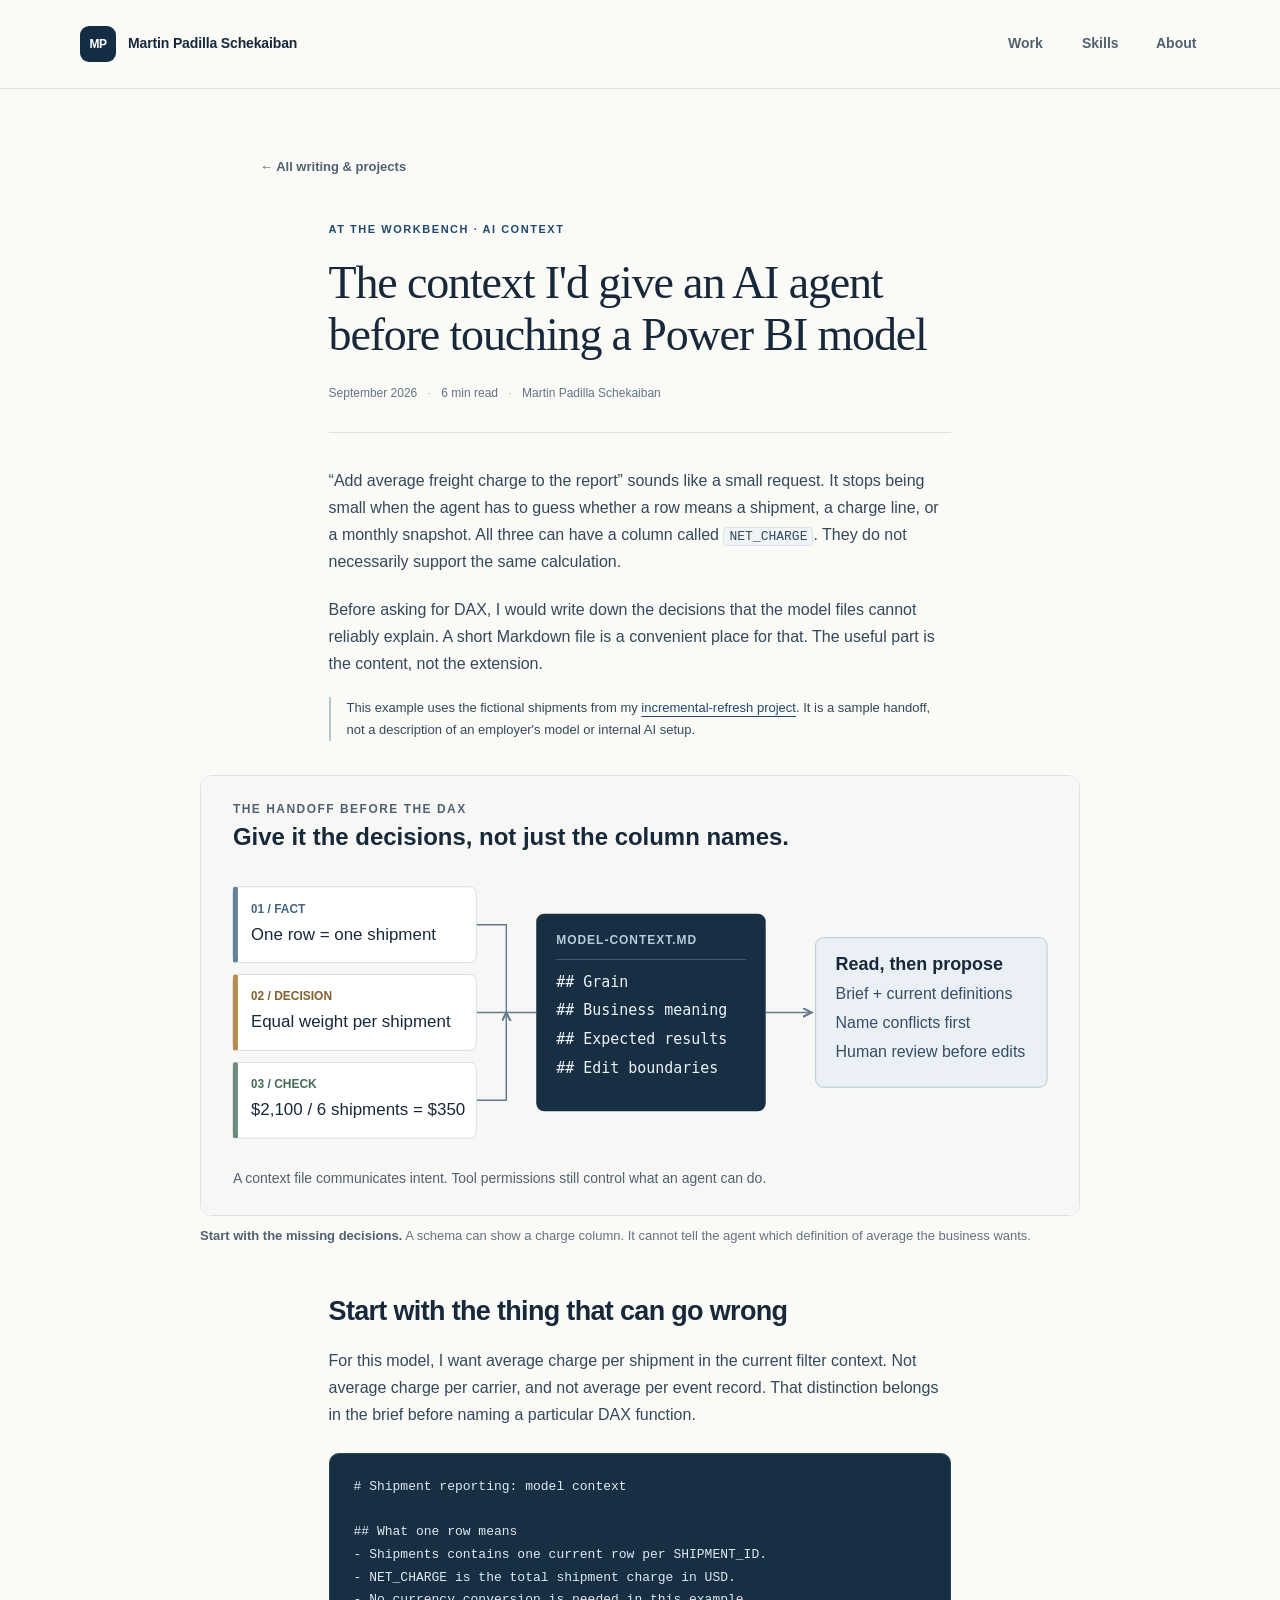
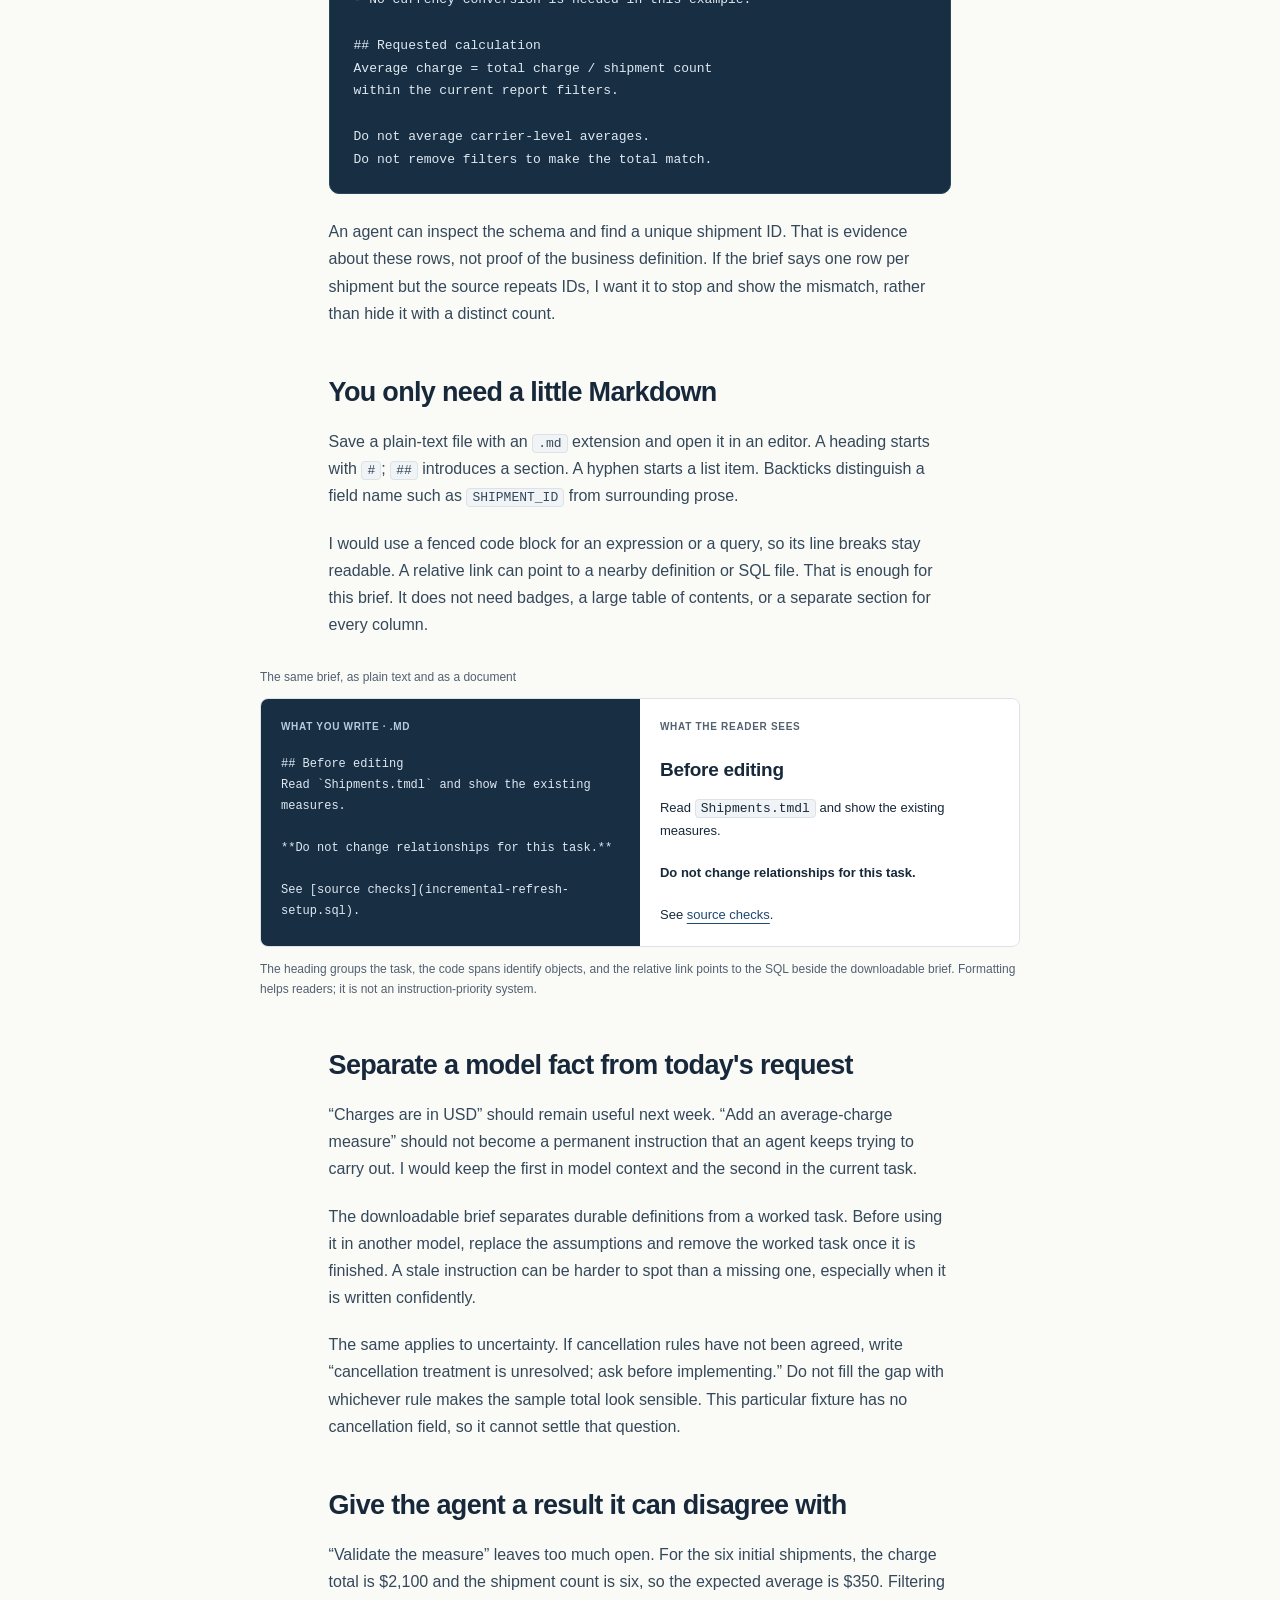
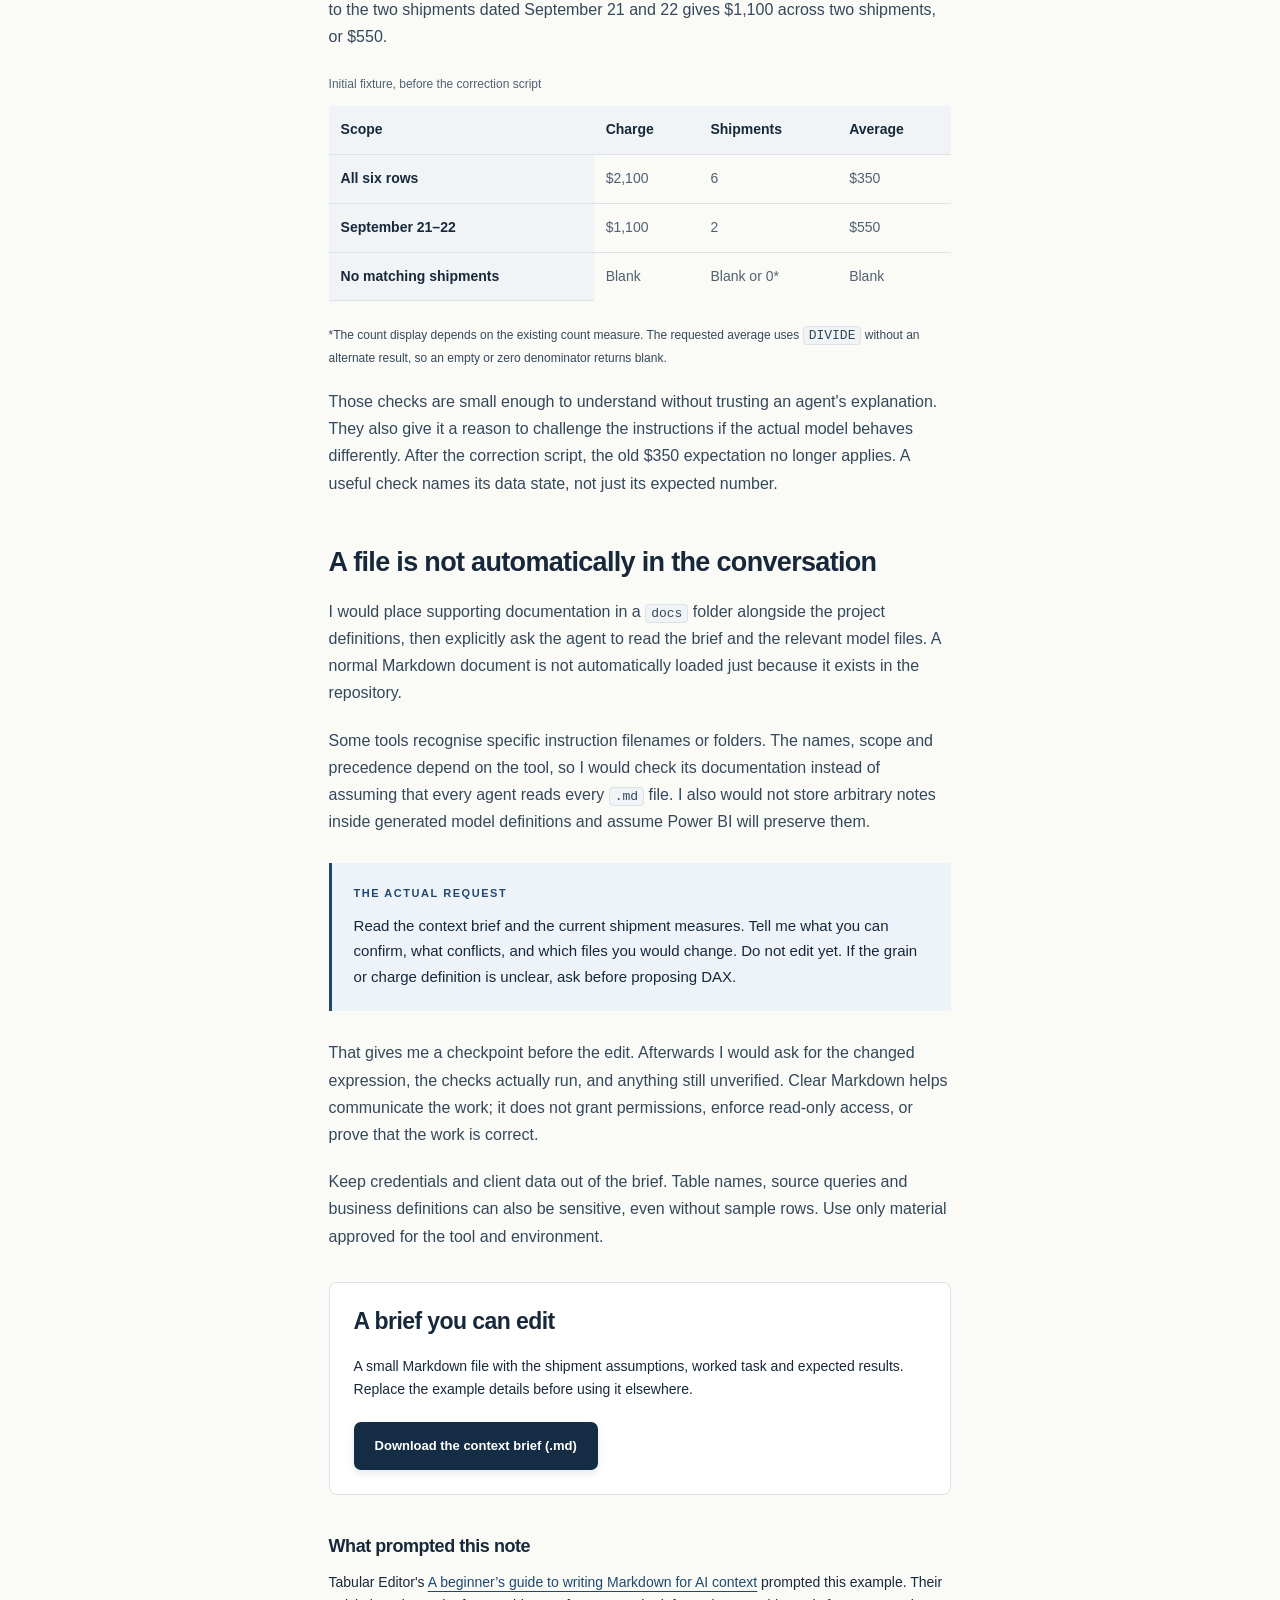
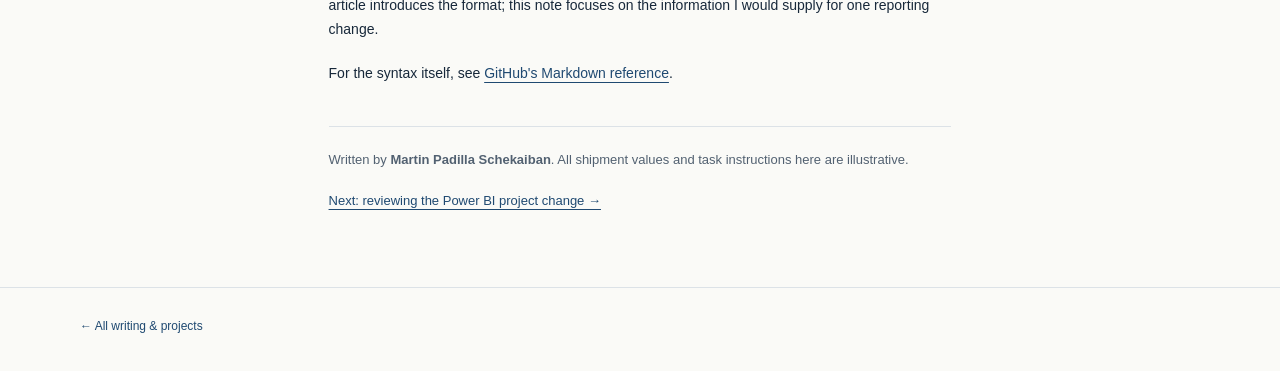
<file: markdown-ai-context.html>
<!DOCTYPE html>
<html lang="en">
<head>
<meta charset="utf-8">
<meta name="viewport" content="width=device-width, initial-scale=1">
<title>The context I'd give an AI agent before touching a Power BI model</title>
<meta name="description" content="A practical Markdown brief for AI-assisted Power BI work: shipment grain, business definitions, edit boundaries and small checks with expected results.">
<link rel="stylesheet" href="assets/style.css">
<link rel="stylesheet" href="assets/field-notes.css">
</head>
<body>
<a class="skip-link" href="#main">Skip to content</a>
<header class="site">
  <div class="wrap">
    <a class="name" href="index.html"><span class="brand-mark" aria-hidden="true">MP</span>Martin Padilla Schekaiban</a>
    <nav aria-label="Main navigation">
      <a href="index.html#work">Work</a>
      <a href="index.html#skills">Skills</a>
      <a href="index.html#contact">About</a>
    </nav>
  </div>
</header>
<main class="wrap reading" id="main">
<a class="back" href="index.html#work">← All writing &amp; projects</a>
<article class="article-notes field-notes">
  <p class="eyebrow">At the workbench · AI context</p>
  <h1>The context I'd give an AI agent before touching a Power BI model</h1>
  <div class="byline"><time datetime="2026-09">September 2026</time> <span class="dot">·</span> 6 min read <span class="dot">·</span> Martin Padilla Schekaiban</div>

  <p>
    “Add average freight charge to the report” sounds like a small request.
    It stops being small when the agent has to guess whether a row means a shipment,
    a charge line, or a monthly snapshot. All three can have a column called
    <code>NET_CHARGE</code>. They do not necessarily support the same calculation.
  </p>
  <p>
    Before asking for DAX, I would write down the decisions that the model files cannot
    reliably explain. A short Markdown file is a convenient place for that.
    The useful part is the content, not the extension.
  </p>
  <p class="fn-scope">
    This example uses the fictional shipments from my
    <a href="snowflake-etl.html">incremental-refresh project</a>. It is a sample handoff,
    not a description of an employer's model or internal AI setup.
  </p>

  <figure class="fn-diagram">
    <div class="figure-scroll" role="region" aria-label="Context brief diagram; scroll horizontally on a narrow screen" tabindex="0">
      <img src="assets/context-brief-map.svg" width="880" height="440" alt="Facts, business decisions and expected results feed a context brief. The agent reads that brief with the current model before proposing a change.">
    </div>
    <figcaption><b>Start with the missing decisions.</b> A schema can show a charge column.
      It cannot tell the agent which definition of average the business wants.
      <span class="fn-scroll-hint">Scroll the diagram sideways on a small screen.</span></figcaption>
  </figure>

  <h2>Start with the thing that can go wrong</h2>
  <p>
    For this model, I want average charge per shipment in the current filter context.
    Not average charge per carrier, and not average per event record. That distinction belongs
    in the brief before naming a particular DAX function.
  </p>
  <pre aria-label="Example Markdown brief" tabindex="0"><code># Shipment reporting: model context

## What one row means
- Shipments contains one current row per SHIPMENT_ID.
- NET_CHARGE is the total shipment charge in USD.
- No currency conversion is needed in this example.

## Requested calculation
Average charge = total charge / shipment count
within the current report filters.

Do not average carrier-level averages.
Do not remove filters to make the total match.</code></pre>
  <p>
    An agent can inspect the schema and find a unique shipment ID. That is evidence about
    these rows, not proof of the business definition. If the brief says one row per shipment
    but the source repeats IDs, I want it to stop and show the mismatch, rather than hide it
    with a distinct count.
  </p>

  <h2>You only need a little Markdown</h2>
  <p>
    Save a plain-text file with an <code>.md</code> extension and open it in an editor.
    A heading starts with <code>#</code>; <code>##</code> introduces a section.
    A hyphen starts a list item. Backticks distinguish a field name such as
    <code>SHIPMENT_ID</code> from surrounding prose.
  </p>
  <p>
    I would use a fenced code block for an expression or a query, so its line breaks stay
    readable. A relative link can point to a nearby definition or SQL file.
    That is enough for this brief. It does not need badges, a large table of contents,
    or a separate section for every column.
  </p>
  <figure class="fn-source-preview">
    <figcaption>The same brief, as plain text and as a document</figcaption>
    <div class="fn-preview-grid">
      <div class="fn-source-pane">
        <p class="fn-pane-label">What you write · .md</p>
        <pre tabindex="0"><code>## Before editing
Read `Shipments.tmdl` and show the existing measures.

**Do not change relationships for this task.**

See [source checks](incremental-refresh-setup.sql).</code></pre>
      </div>
      <div class="fn-preview-pane">
        <p class="fn-pane-label">What the reader sees</p>
        <h3>Before editing</h3>
        <p>Read <code>Shipments.tmdl</code> and show the existing measures.</p>
        <p><strong>Do not change relationships for this task.</strong></p>
        <p>See <a href="assets/incremental-refresh-setup.sql" download>source checks</a>.</p>
      </div>
    </div>
    <p class="fn-caption">The heading groups the task, the code spans identify objects, and the
      relative link points to the SQL beside the downloadable brief. Formatting helps readers;
      it is not an instruction-priority system.</p>
  </figure>

  <h2>Separate a model fact from today's request</h2>
  <p>
    “Charges are in USD” should remain useful next week.
    “Add an average-charge measure” should not become a permanent instruction that an agent
    keeps trying to carry out. I would keep the first in model context and the second in
    the current task.
  </p>
  <p>
    The downloadable brief separates durable definitions from a worked task.
    Before using it in another model, replace the assumptions and remove the worked task
    once it is finished. A stale instruction can be harder to spot than a missing one,
    especially when it is written confidently.
  </p>
  <p>
    The same applies to uncertainty. If cancellation rules have not been agreed, write
    “cancellation treatment is unresolved; ask before implementing.” Do not fill the gap
    with whichever rule makes the sample total look sensible.
    This particular fixture has no cancellation field, so it cannot settle that question.
  </p>

  <h2>Give the agent a result it can disagree with</h2>
  <p>
    “Validate the measure” leaves too much open. For the six initial shipments,
    the charge total is $2,100 and the shipment count is six, so the expected average is
    $350. Filtering to the two shipments dated September 21 and 22 gives $1,100 across
    two shipments, or $550.
  </p>
  <div class="table-scroll fn-checks" role="region" aria-label="Expected average-charge checks" tabindex="0">
    <table>
      <caption>Initial fixture, before the correction script</caption>
      <thead><tr><th scope="col">Scope</th><th scope="col">Charge</th><th scope="col">Shipments</th><th scope="col">Average</th></tr></thead>
      <tbody>
        <tr><th scope="row">All six rows</th><td>$2,100</td><td>6</td><td>$350</td></tr>
        <tr><th scope="row">September 21–22</th><td>$1,100</td><td>2</td><td>$550</td></tr>
        <tr><th scope="row">No matching shipments</th><td>Blank</td><td>Blank or 0*</td><td>Blank</td></tr>
      </tbody>
    </table>
  </div>
  <p class="fn-caption">*The count display depends on the existing count measure. The requested average
    uses <code>DIVIDE</code> without an alternate result, so an empty or zero denominator returns blank.</p>
  <p>
    Those checks are small enough to understand without trusting an agent's explanation.
    They also give it a reason to challenge the instructions if the actual model behaves
    differently. After the correction script, the old $350 expectation no longer applies.
    A useful check names its data state, not just its expected number.
  </p>

  <h2>A file is not automatically in the conversation</h2>
  <p>
    I would place supporting documentation in a <code>docs</code> folder alongside the
    project definitions, then explicitly ask the agent to read the brief and the relevant
    model files. A normal Markdown document is not automatically loaded just because it
    exists in the repository.
  </p>
  <p>
    Some tools recognise specific instruction filenames or folders. The names, scope and
    precedence depend on the tool, so I would check its documentation instead of assuming
    that every agent reads every <code>.md</code> file. I also would not store arbitrary
    notes inside generated model definitions and assume Power BI will preserve them.
  </p>
  <div class="fn-request">
    <p class="eyebrow">The actual request</p>
    <p>Read the context brief and the current shipment measures. Tell me what you can confirm,
      what conflicts, and which files you would change. Do not edit yet. If the grain or
      charge definition is unclear, ask before proposing DAX.</p>
  </div>
  <p>
    That gives me a checkpoint before the edit. Afterwards I would ask for the changed
    expression, the checks actually run, and anything still unverified.
    Clear Markdown helps communicate the work; it does not grant permissions, enforce
    read-only access, or prove that the work is correct.
  </p>
  <p>
    Keep credentials and client data out of the brief. Table names, source queries and
    business definitions can also be sensitive, even without sample rows. Use only material
    approved for the tool and environment.
  </p>

  <aside class="fn-download" aria-labelledby="context-download-title">
    <h2 id="context-download-title">A brief you can edit</h2>
    <p>A small Markdown file with the shipment assumptions, worked task and expected results.
      Replace the example details before using it elsewhere.</p>
    <a class="button button-primary" href="assets/shipment-model-context.md" download>Download the context brief (.md)</a>
  </aside>

  <div class="article-references">
    <h2>What prompted this note</h2>
    <p>Tabular Editor's <a href="https://tabulareditor.com/blog/markdown-and-ai-context-for-beginners">A beginner’s guide to writing Markdown for AI context</a>
      prompted this example. Their article introduces the format; this note focuses on
      the information I would supply for one reporting change.</p>
    <p>For the syntax itself, see
      <a href="https://docs.github.com/en/get-started/writing-on-github/getting-started-with-writing-and-formatting-on-github/basic-writing-and-formatting-syntax">GitHub's Markdown reference</a>.</p>
  </div>
  <footer class="article-footer">
    <p>Written by <strong>Martin Padilla Schekaiban</strong>. All shipment values and task instructions here are illustrative.</p>
    <a href="pbip-review.html">Next: reviewing the Power BI project change →</a>
  </footer>
</article>
</main>
<footer class="site"><div class="wrap"><a href="index.html#work">← All writing &amp; projects</a></div></footer>
</body>
</html>
</file>
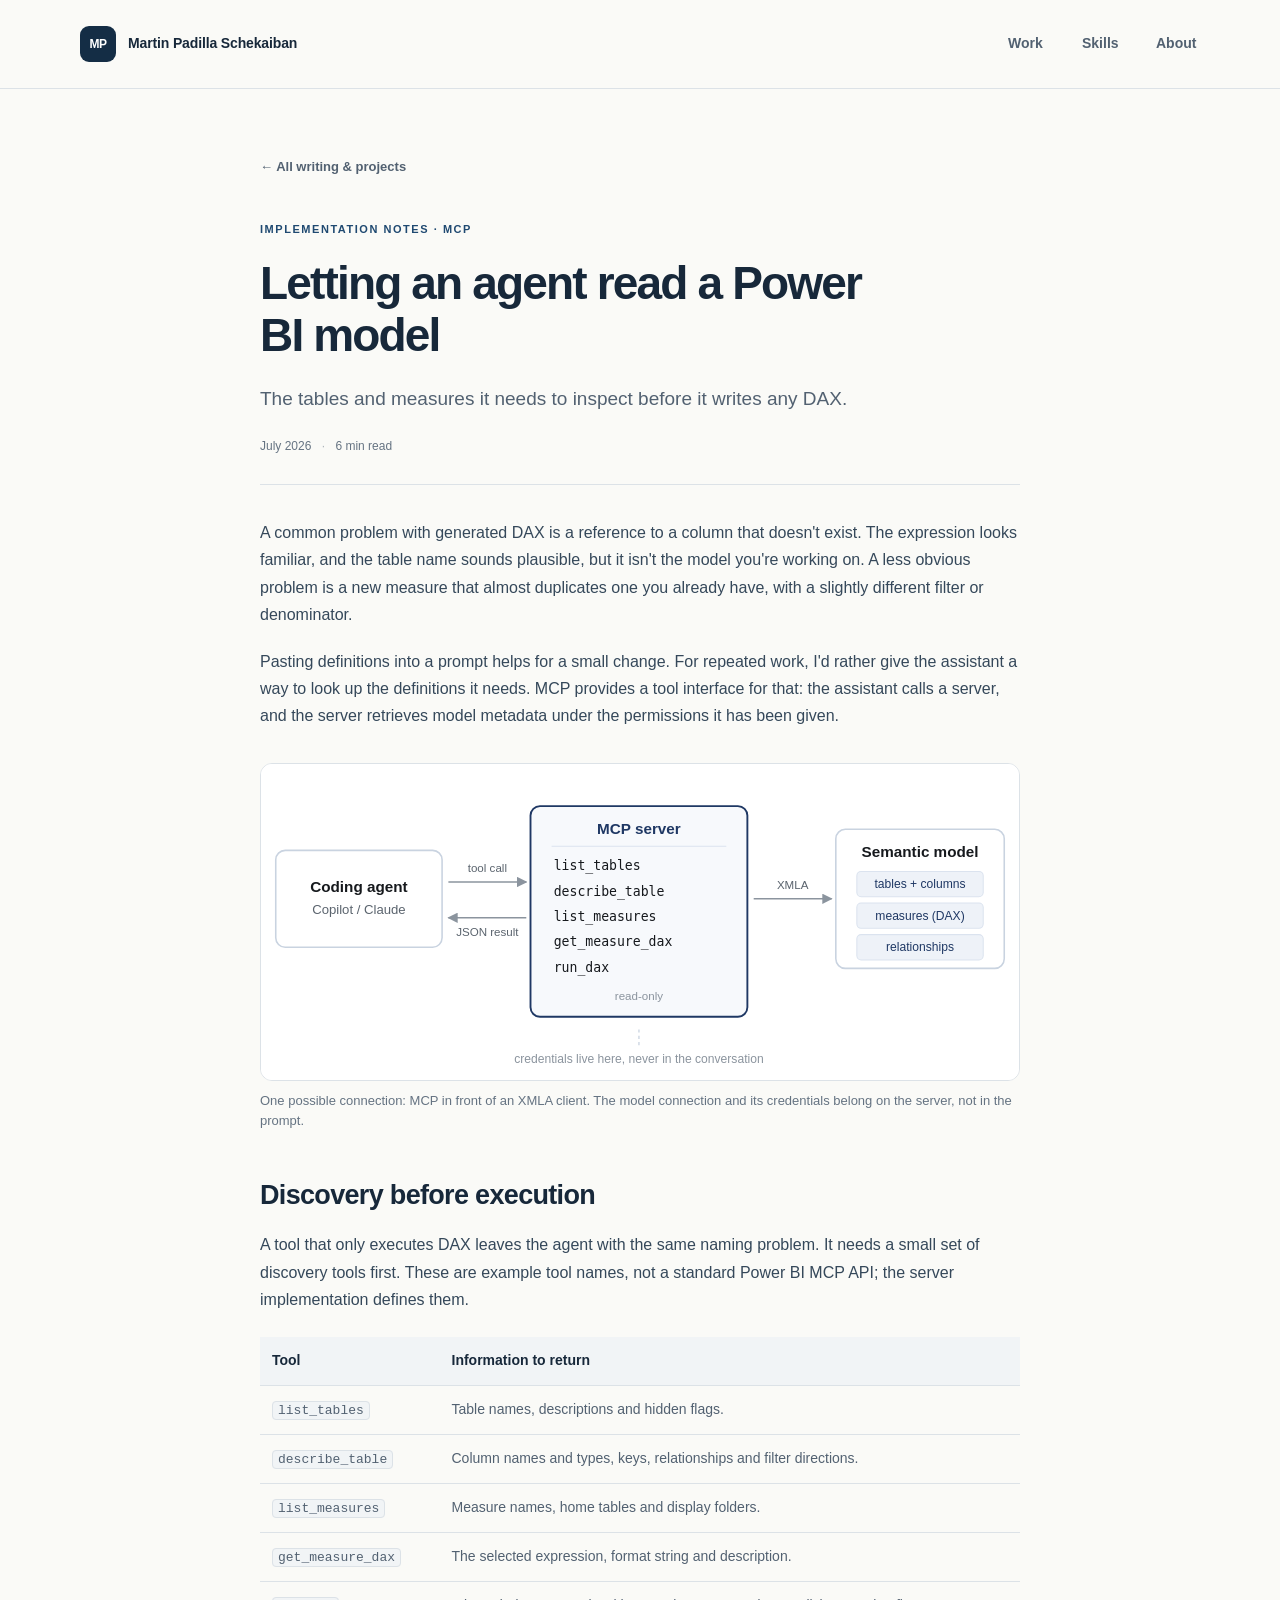
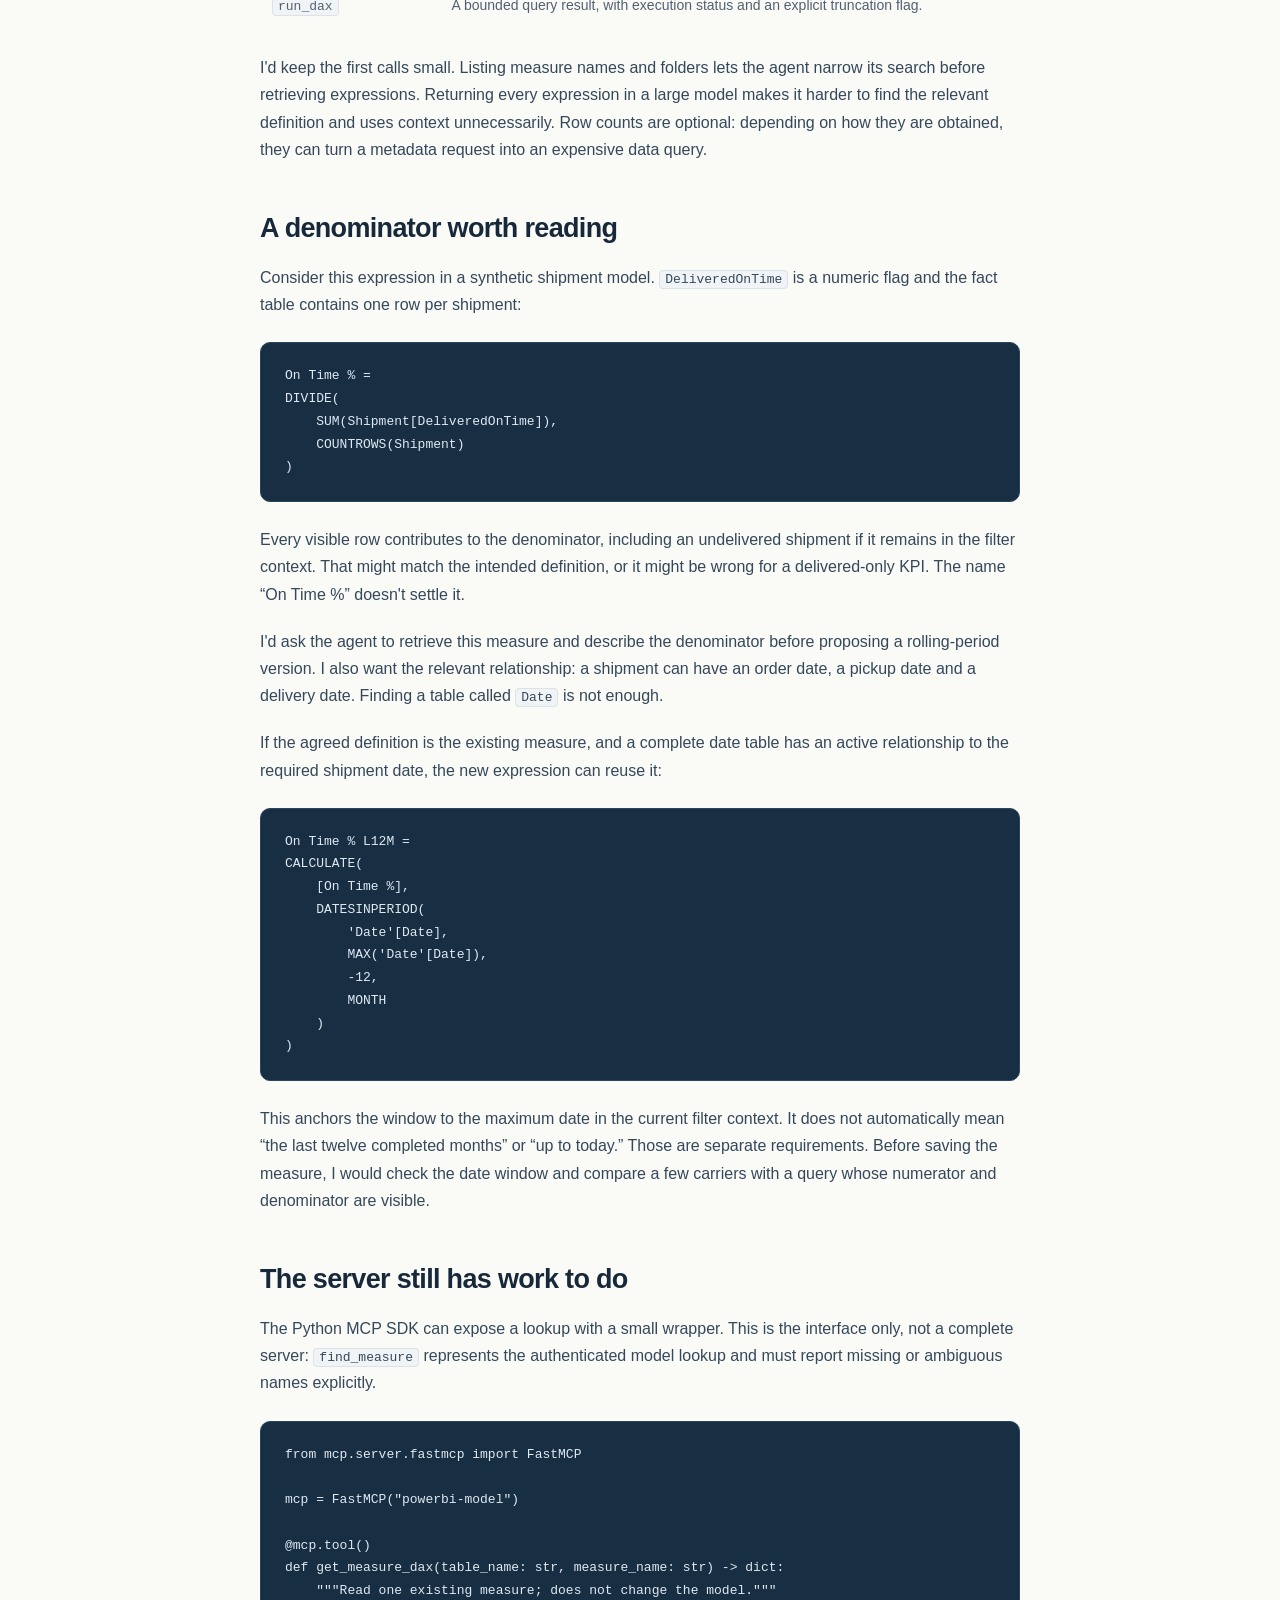
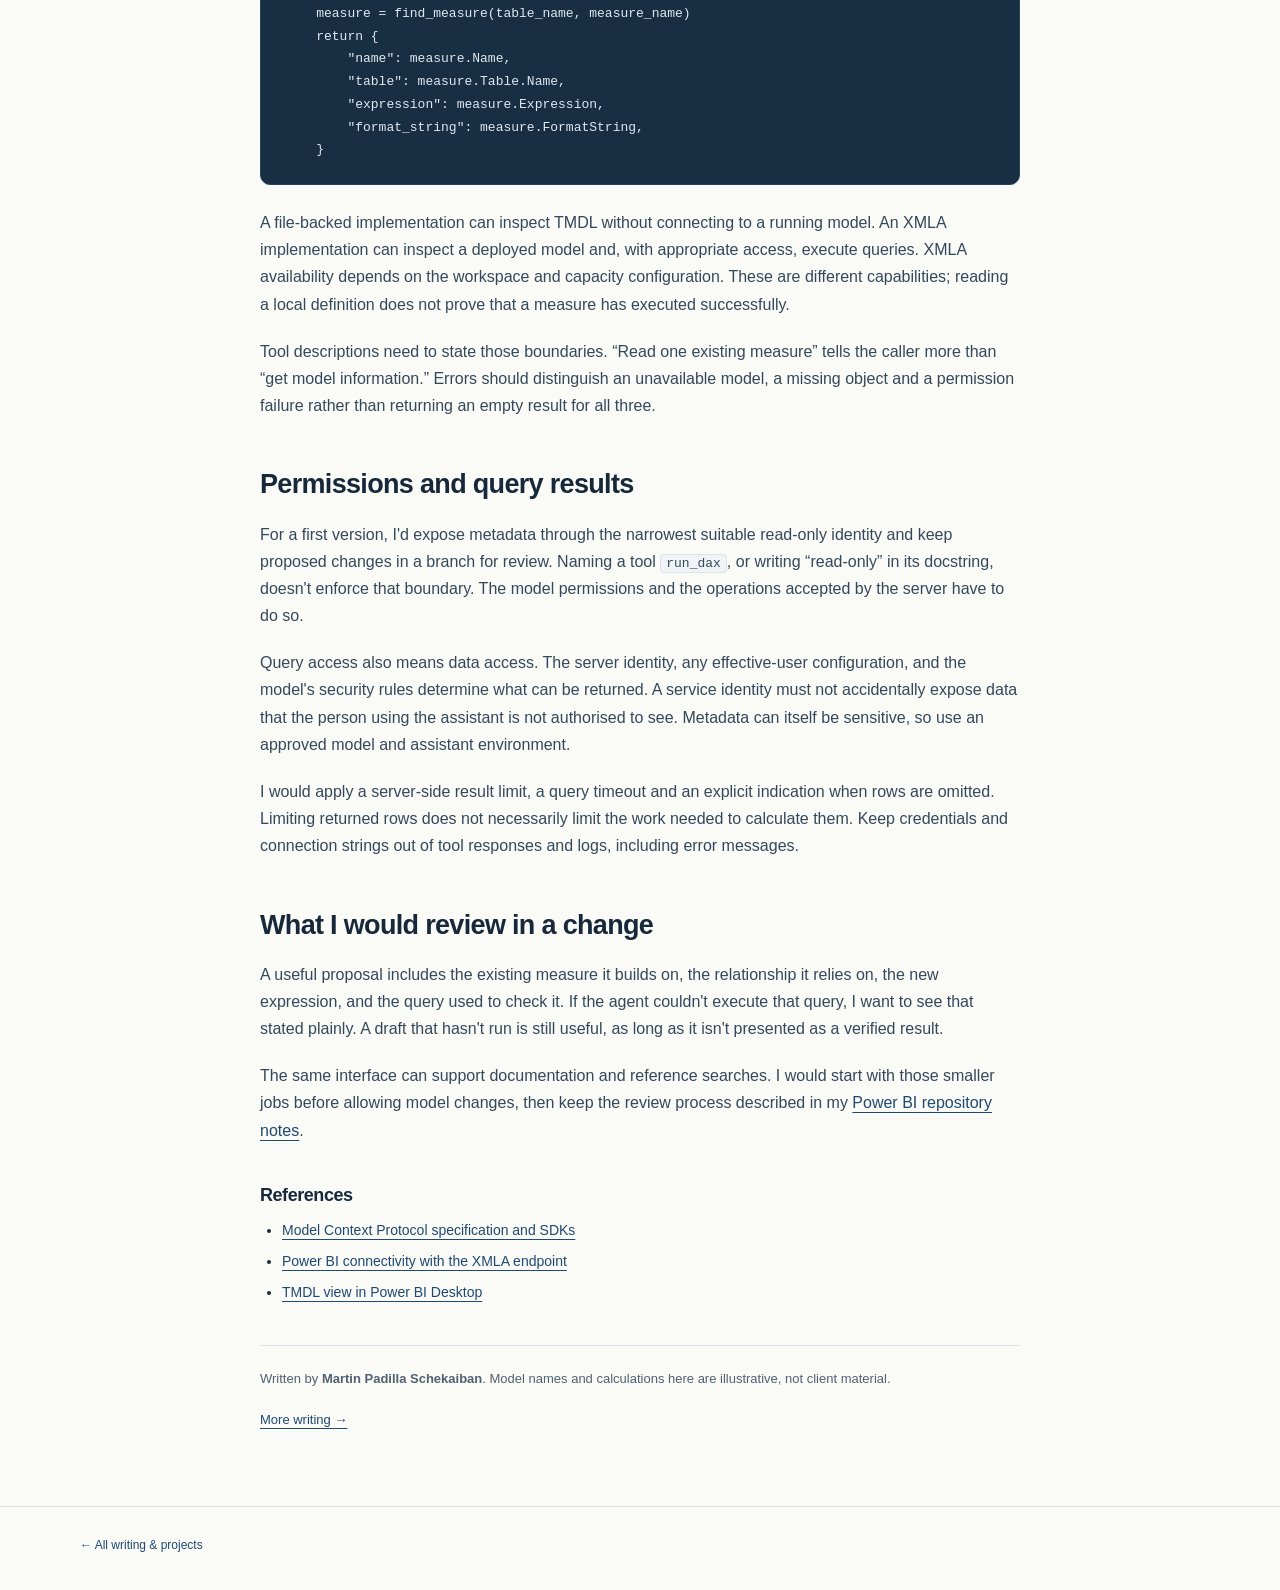
<file: mcp-power-bi.html>
<!DOCTYPE html>
<html lang="en">
<head>
<meta charset="utf-8">
<meta name="viewport" content="width=device-width, initial-scale=1">
<title>Letting an agent read a Power BI model</title>
<meta name="description" content="A practical MCP interface for discovering Power BI tables and measures before writing DAX, with notes on permissions and verifying results.">
<link rel="stylesheet" href="assets/style.css">
</head>
<body>
<a class="skip-link" href="#main">Skip to content</a>
<header class="site">
  <div class="wrap">
    <a class="name" href="index.html"><span class="brand-mark" aria-hidden="true">MP</span>Martin Padilla Schekaiban</a>
    <nav aria-label="Main navigation">
      <a href="index.html#work">Work</a>
      <a href="index.html#skills">Skills</a>
      <a href="index.html#contact">About</a>
    </nav>
  </div>
</header>

<main class="wrap reading" id="main">
<a class="back" href="index.html#work">← All writing &amp; projects</a>
<article class="article-guide">
  <p class="eyebrow">Implementation notes · MCP</p>
  <h1>Letting an agent read a Power BI model</h1>
  <p class="sub">The tables and measures it needs to inspect before it writes any DAX.</p>
  <div class="byline">
    <time datetime="2026-07">July 2026</time> <span class="dot">·</span> 6 min read
  </div>

  <p>
    A common problem with generated DAX is a reference to a column that doesn't exist.
    The expression looks familiar, and the table name sounds plausible, but it isn't the model
    you're working on. A less obvious problem is a new measure that almost duplicates one you
    already have, with a slightly different filter or denominator.
  </p>
  <p>
    Pasting definitions into a prompt helps for a small change. For repeated work, I'd rather
    give the assistant a way to look up the definitions it needs. MCP provides a tool interface
    for that: the assistant calls a server, and the server retrieves model metadata under the
    permissions it has been given.
  </p>

  <figure>
    <div class="figure-scroll" role="region" aria-label="MCP architecture diagram" tabindex="0">
      <img src="assets/mcp-architecture.svg" alt="A coding agent calls tools on an MCP server, which reads a Power BI semantic model over XMLA. Credentials stay on the server.">
    </div>
    <figcaption>
      <span class="scroll-hint">Scroll horizontally to see the full diagram.</span>
      One possible connection: MCP in front of an XMLA client. The model connection and its
      credentials belong on the server, not in the prompt.
    </figcaption>
  </figure>

  <h2>Discovery before execution</h2>
  <p>
    A tool that only executes DAX leaves the agent with the same naming problem. It needs a
    small set of discovery tools first. These are example tool names, not a standard Power BI
    MCP API; the server implementation defines them.
  </p>
  <div class="table-scroll" role="region" aria-label="Example model tools" tabindex="0">
    <table>
      <thead><tr><th scope="col">Tool</th><th scope="col">Information to return</th></tr></thead>
      <tbody>
        <tr><td><code>list_tables</code></td><td>Table names, descriptions and hidden flags.</td></tr>
        <tr><td><code>describe_table</code></td><td>Column names and types, keys, relationships and filter directions.</td></tr>
        <tr><td><code>list_measures</code></td><td>Measure names, home tables and display folders.</td></tr>
        <tr><td><code>get_measure_dax</code></td><td>The selected expression, format string and description.</td></tr>
        <tr><td><code>run_dax</code></td><td>A bounded query result, with execution status and an explicit truncation flag.</td></tr>
      </tbody>
    </table>
  </div>
  <p>
    I'd keep the first calls small. Listing measure names and folders lets the agent narrow its
    search before retrieving expressions. Returning every expression in a large model makes it
    harder to find the relevant definition and uses context unnecessarily. Row counts are
    optional: depending on how they are obtained, they can turn a metadata request into an
    expensive data query.
  </p>

  <h2>A denominator worth reading</h2>
  <p>
    Consider this expression in a synthetic shipment model. <code>DeliveredOnTime</code> is a
    numeric flag and the fact table contains one row per shipment:
  </p>
<pre><code>On Time % =
DIVIDE(
    SUM(Shipment[DeliveredOnTime]),
    COUNTROWS(Shipment)
)</code></pre>
  <p>
    Every visible row contributes to the denominator, including an undelivered shipment if it
    remains in the filter context. That might match the intended definition, or it might be
    wrong for a delivered-only KPI. The name “On Time %” doesn't settle it.
  </p>
  <p>
    I'd ask the agent to retrieve this measure and describe the denominator before proposing a
    rolling-period version. I also want the relevant relationship: a shipment can have an order
    date, a pickup date and a delivery date. Finding a table called <code>Date</code> is not enough.
  </p>
  <p>
    If the agreed definition is the existing measure, and a complete date table has an active
    relationship to the required shipment date, the new expression can reuse it:
  </p>
<pre><code>On Time % L12M =
CALCULATE(
    [On Time %],
    DATESINPERIOD(
        'Date'[Date],
        MAX('Date'[Date]),
        -12,
        MONTH
    )
)</code></pre>
  <p>
    This anchors the window to the maximum date in the current filter context. It does not
    automatically mean “the last twelve completed months” or “up to today.” Those are separate
    requirements. Before saving the measure, I would check the date window and compare a few
    carriers with a query whose numerator and denominator are visible.
  </p>

  <h2>The server still has work to do</h2>
  <p>
    The Python MCP SDK can expose a lookup with a small wrapper. This is the interface only,
    not a complete server: <code>find_measure</code> represents the authenticated model lookup
    and must report missing or ambiguous names explicitly.
  </p>
<pre><code>from mcp.server.fastmcp import FastMCP

mcp = FastMCP("powerbi-model")

@mcp.tool()
def get_measure_dax(table_name: str, measure_name: str) -&gt; dict:
    """Read one existing measure; does not change the model."""
    measure = find_measure(table_name, measure_name)
    return {
        "name": measure.Name,
        "table": measure.Table.Name,
        "expression": measure.Expression,
        "format_string": measure.FormatString,
    }</code></pre>
  <p>
    A file-backed implementation can inspect TMDL without connecting to a running model. An XMLA
    implementation can inspect a deployed model and, with appropriate access, execute queries.
    XMLA availability depends on the workspace and capacity configuration. These are different
    capabilities; reading a local definition does not prove that a measure has executed successfully.
  </p>
  <p>
    Tool descriptions need to state those boundaries. “Read one existing measure” tells the
    caller more than “get model information.” Errors should distinguish an unavailable model,
    a missing object and a permission failure rather than returning an empty result for all three.
  </p>

  <h2>Permissions and query results</h2>
  <p>
    For a first version, I'd expose metadata through the narrowest suitable read-only identity
    and keep proposed changes in a branch for review. Naming a tool <code>run_dax</code>, or writing
    “read-only” in its docstring, doesn't enforce that boundary. The model permissions and the
    operations accepted by the server have to do so.
  </p>
  <p>
    Query access also means data access. The server identity, any effective-user configuration,
    and the model's security rules determine what can be returned. A service identity must not
    accidentally expose data that the person using the assistant is not authorised to see.
    Metadata can itself be sensitive, so use an approved model and assistant environment.
  </p>
  <p>
    I would apply a server-side result limit, a query timeout and an explicit indication when
    rows are omitted. Limiting returned rows does not necessarily limit the work needed to
    calculate them. Keep credentials and connection strings out of tool responses and logs,
    including error messages.
  </p>

  <h2>What I would review in a change</h2>
  <p>
    A useful proposal includes the existing measure it builds on, the relationship it relies on,
    the new expression, and the query used to check it. If the agent couldn't execute that query,
    I want to see that stated plainly. A draft that hasn't run is still useful, as long as it
    isn't presented as a verified result.
  </p>
  <p>
    The same interface can support documentation and reference searches. I would start with
    those smaller jobs before allowing model changes, then keep the review process described
    in my <a href="agents-power-bi.html">Power BI repository notes</a>.
  </p>

  <div class="article-references">
    <h2>References</h2>
    <ul>
      <li><a href="https://modelcontextprotocol.io/">Model Context Protocol specification and SDKs</a></li>
      <li><a href="https://learn.microsoft.com/power-bi/enterprise/service-premium-connect-tools">Power BI connectivity with the XMLA endpoint</a></li>
      <li><a href="https://learn.microsoft.com/power-bi/transform-model/desktop-tmdl-view">TMDL view in Power BI Desktop</a></li>
    </ul>
  </div>
  <footer class="article-footer">
    <p>Written by <strong>Martin Padilla Schekaiban</strong>. Model names and calculations here are illustrative, not client material.</p>
    <a href="index.html#work">More writing →</a>
  </footer>
</article>
</main>
<footer class="site"><div class="wrap"><a href="index.html#work">← All writing &amp; projects</a></div></footer>
</body>
</html>
</file>
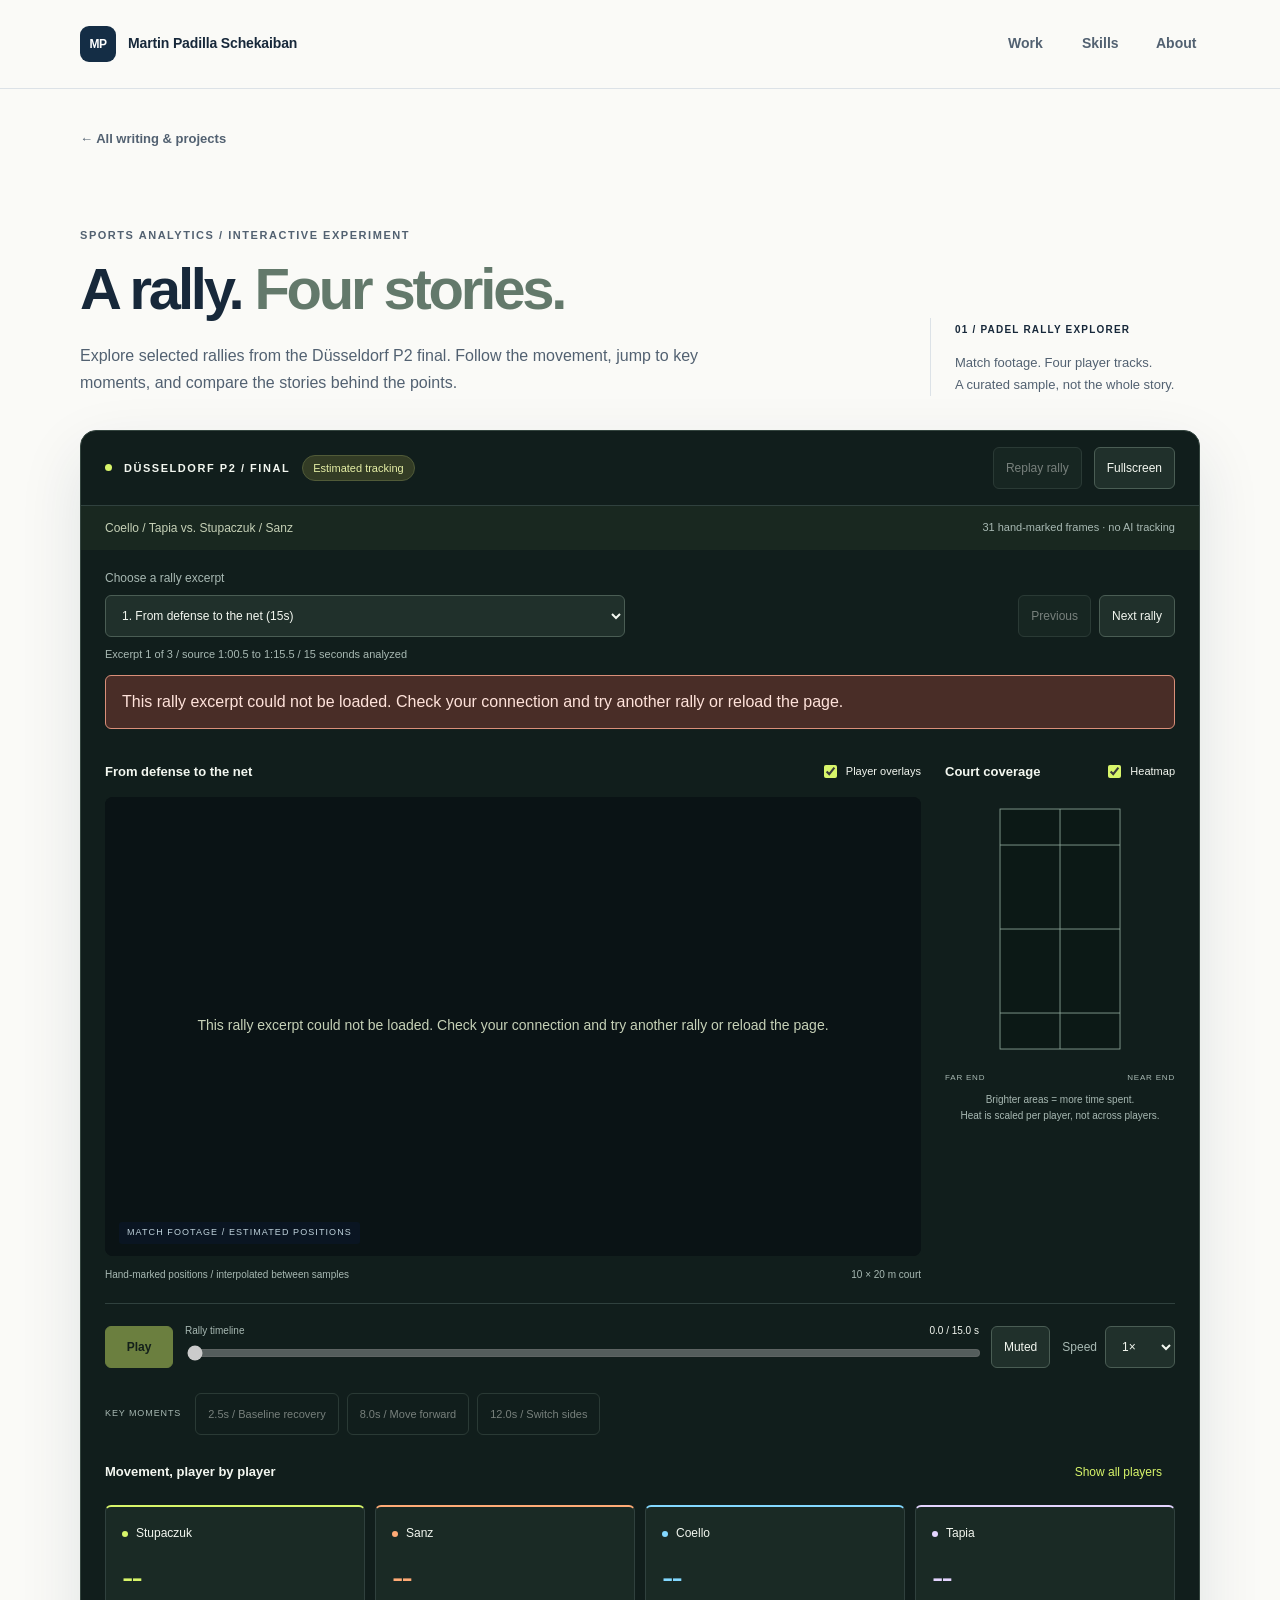
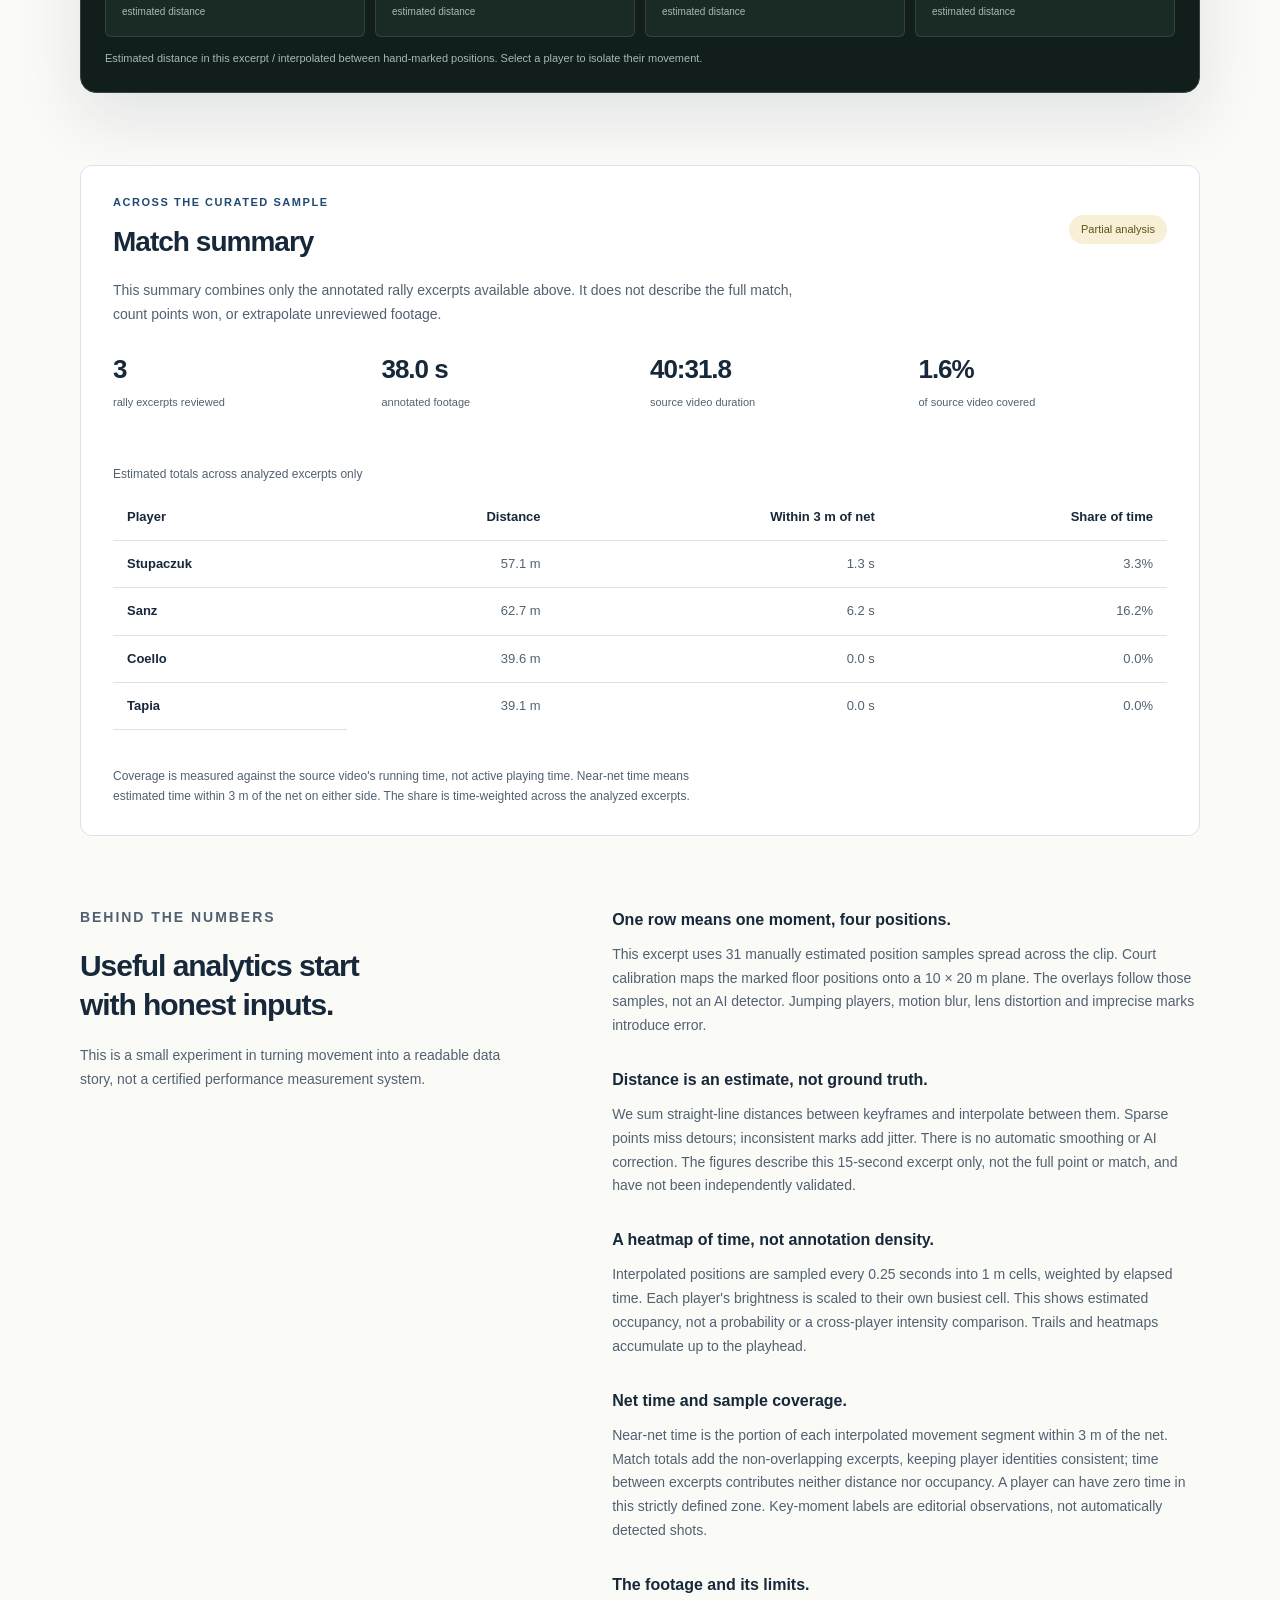
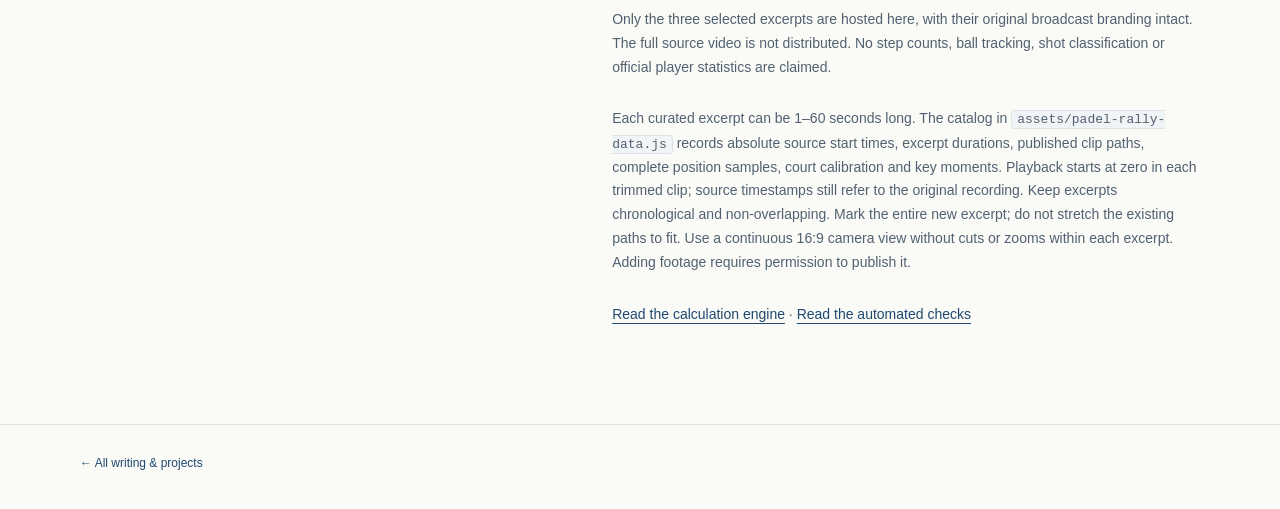
<file: padel-rally.html>
<!DOCTYPE html>
<html lang="en">
<head>
<meta charset="utf-8">
<meta name="viewport" content="width=device-width, initial-scale=1">
<title>Padel Rally Explorer | Martin Padilla Schekaiban</title>
<meta name="description" content="A match-video experiment with synchronized player overlays, movement trails, court heatmaps and estimated distance.">
<link rel="stylesheet" href="assets/style.css">
<link rel="stylesheet" href="assets/padel.css">
</head>
<body class="padel-page">
<a class="skip-link" href="#main">Skip to content</a>
<header class="site"><div class="wrap">
  <a class="name" href="index.html"><span class="brand-mark" aria-hidden="true">MP</span>Martin Padilla Schekaiban</a>
  <nav aria-label="Main navigation"><a href="index.html#work">Work</a><a href="index.html#skills">Skills</a><a href="index.html#contact">About</a></nav>
</div></header>
<main class="wrap" id="main">
  <a class="back" href="index.html#work">&larr; All writing &amp; projects</a>
  <div class="pr-intro">
    <div><p class="eyebrow">Sports analytics / Interactive experiment</p>
      <h1>A rally. <span>Four stories.</span></h1>
      <p>Explore selected rallies from the D&uuml;sseldorf P2 final. Follow the movement, jump to key moments, and compare the stories behind the points.</p>
    </div>
    <div class="pr-intro-note"><span>01 / PADEL RALLY EXPLORER</span><p>Match footage. Four player tracks.<br>A curated sample, not the whole story.</p></div>
  </div>

  <noscript><p>This explorer requires JavaScript. It runs entirely in your browser; the methodology below is available without JavaScript.</p></noscript>
  <section class="pr-app" id="pr-app" aria-label="Padel Rally Explorer" hidden>
    <div class="pr-topbar">
      <div><span class="pr-live-dot" aria-hidden="true"></span><strong>D&Uuml;SSELDORF P2 / FINAL</strong><span class="pr-badge">Estimated tracking</span></div>
      <div class="pr-view-actions"><button id="pr-replay" type="button" disabled>Replay rally</button><button id="pr-fullscreen" type="button" aria-pressed="false">Fullscreen</button></div>
    </div>
    <div class="pr-disclosure">Coello / Tapia vs. Stupaczuk / Sanz <span><span data-rally-frame-count>31</span> hand-marked frames &middot; no AI tracking</span></div>
    <div class="pr-rally-nav">
      <label for="pr-rally-select">Choose a rally excerpt<select id="pr-rally-select"></select></label>
      <div><button id="pr-previous" type="button" disabled>Previous</button><button id="pr-next" type="button">Next rally</button></div>
    </div>
    <p class="pr-range-note" id="pr-range-note"></p>
    <p id="pr-error" role="alert" hidden></p>
    <div class="pr-visuals">
      <section class="pr-stage-panel" aria-labelledby="pr-stage-title">
        <div class="pr-panel-heading"><h2 id="pr-stage-title">Inside the point</h2><label><input type="checkbox" id="pr-overlays" checked> Player overlays</label></div>
        <div class="pr-stage" id="pr-stage">
          <video id="pr-video" playsinline muted preload="metadata" aria-label="Selected rally from the Dusseldorf P2 final" src="assets/padel-changing-sides.mp4"></video>
          <canvas id="pr-overlay" width="1280" height="720" aria-hidden="true"></canvas>
          <div class="pr-video-message" id="pr-video-message" role="status">Loading match footage...</div>
          <span class="pr-stage-caption">MATCH FOOTAGE / ESTIMATED POSITIONS</span>
        </div>
        <div class="pr-stage-meta"><span>Hand-marked positions / interpolated between samples</span><span>10 &times; 20 m court</span></div>
      </section>
      <section class="pr-map-panel" aria-labelledby="pr-map-title">
        <div class="pr-panel-heading"><h2 id="pr-map-title">Court coverage</h2><label><input type="checkbox" id="pr-heat" checked> Heatmap</label></div>
        <canvas id="pr-map" width="440" height="880" aria-label="Top-down court: movement trails and time-weighted occupancy heatmap."></canvas>
        <div class="pr-map-legend"><span>FAR END</span><span>NEAR END</span></div>
        <p>Brighter areas = more time spent.<br>Heat is scaled per player, not across players.</p>
      </section>
    </div>
    <div class="pr-transport">
      <button id="pr-play" class="pr-primary" type="button" aria-label="Play rally" disabled>Play</button>
      <div class="pr-scrubber"><label for="pr-time">Rally timeline <output id="pr-clock">0.0 / -- s</output></label><input type="range" id="pr-time" min="0" step="0.01" value="0" disabled></div>
      <button id="pr-mute" type="button" aria-pressed="true" aria-label="Unmute match audio">Muted</button>
      <label class="pr-speed">Speed<select id="pr-speed"><option value="0.5">0.5&times;</option><option value="1" selected>1&times;</option><option value="1.5">1.5&times;</option><option value="2">2&times;</option></select></label>
    </div>
    <div class="pr-moments" aria-label="Jump to a key moment"><span>KEY MOMENTS</span><div id="pr-moment-buttons"></div></div>
    <p class="pr-moment-note" id="pr-moment-note" role="status"></p>
    <div class="pr-player-heading"><h2>Movement, player by player</h2><button id="pr-all" type="button" aria-pressed="true">Show all players</button></div>
    <div class="pr-players" id="pr-players"></div>
    <p class="pr-metric-note" id="pr-metric-note"></p>
    <p class="pr-playback-status" id="pr-playback-status" role="status"></p>
    <section class="pr-recap" id="pr-recap" aria-labelledby="pr-recap-title" hidden>
      <div class="pr-recap-heading"><div><p>EXCERPT COMPLETE</p><h2 id="pr-recap-title">Rally recap</h2></div><button id="pr-recap-next" type="button">Watch next rally</button></div>
      <div class="pr-table-scroll" tabindex="0" role="region" aria-label="Rally recap statistics">
        <table><caption id="pr-recap-caption">Estimated totals for this excerpt</caption><thead><tr><th scope="col">Player</th><th scope="col">Distance</th><th scope="col">Within 3 m of net</th><th scope="col">Share of time</th></tr></thead><tbody id="pr-recap-body"></tbody></table>
      </div>
      <p>Totals describe the entire selected excerpt, not a full point or official performance statistics.</p>
    </section>
  </section>

  <section class="pr-match-summary" aria-labelledby="pr-match-title">
    <div class="pr-match-heading"><div><p class="eyebrow">Across the curated sample</p><h2 id="pr-match-title">Match summary</h2></div><span class="pr-partial">Partial analysis</span></div>
    <p>This summary combines only the annotated rally excerpts available above. It does not describe the full match, count points won, or extrapolate unreviewed footage.</p>
    <div class="pr-coverage" id="pr-coverage"></div>
    <div class="pr-table-scroll" tabindex="0" role="region" aria-label="Curated match sample statistics">
      <table><caption>Estimated totals across analyzed excerpts only</caption><thead><tr><th scope="col">Player</th><th scope="col">Distance</th><th scope="col">Within 3 m of net</th><th scope="col">Share of time</th></tr></thead><tbody id="pr-match-body"></tbody></table>
    </div>
    <p class="pr-summary-note">Coverage is measured against the source video's running time, not active playing time.
      Near-net time means estimated time within 3 m of the net on either side. The share is time-weighted across the analyzed excerpts.</p>
  </section>

  <section class="pr-method" aria-labelledby="pr-method-title">
    <div><p class="eyebrow">Behind the numbers</p><h2 id="pr-method-title">Useful analytics start<br>with honest inputs.</h2><p>This is a small experiment in turning movement into a readable data story, not a certified performance measurement system.</p></div>
    <div class="pr-method-copy">
      <h3>One row means one moment, four positions.</h3>
      <p>This excerpt uses <span data-rally-frame-count>31</span> manually estimated position samples spread across the clip. Court calibration
        maps the marked floor positions onto a 10 &times; 20 m plane. The overlays follow those samples, not
        an AI detector. Jumping players, motion blur, lens distortion and imprecise marks introduce error.</p>
      <h3>Distance is an estimate, not ground truth.</h3>
      <p>We sum straight-line distances between keyframes and interpolate between them. Sparse points miss detours;
        inconsistent marks add jitter. There is no automatic smoothing or AI correction. The figures describe this
        <span data-rally-duration>15</span>-second excerpt only, not the full point or match, and have not been independently validated.</p>
      <h3>A heatmap of time, not annotation density.</h3>
      <p>Interpolated positions are sampled every 0.25 seconds into 1 m cells, weighted by elapsed time. Each player's
        brightness is scaled to their own busiest cell. This shows estimated occupancy, not a probability or a
        cross-player intensity comparison. Trails and heatmaps accumulate up to the playhead.</p>
      <h3>Net time and sample coverage.</h3>
      <p>Near-net time is the portion of each interpolated movement segment within 3 m of the net.
        Match totals add the non-overlapping excerpts, keeping player identities consistent; time between excerpts
        contributes neither distance nor occupancy. A player can have zero time in this strictly defined zone.
        Key-moment labels are editorial observations, not automatically detected shots.</p>
      <h3>The footage and its limits.</h3>
      <p>Only the three selected excerpts are hosted here, with their original broadcast branding intact.
        The full source video is not distributed. No step counts, ball tracking, shot classification or official
        player statistics are claimed.</p>
      <p>Each curated excerpt can be 1&ndash;60 seconds long.
        The catalog in <code>assets/padel-rally-data.js</code> records absolute source start times, excerpt durations,
        published clip paths, complete position samples, court calibration and key moments. Playback starts at zero
        in each trimmed clip; source timestamps still refer to the original recording. Keep excerpts chronological and non-overlapping.
        Mark the entire new excerpt; do not stretch the existing paths to fit. Use a continuous 16:9 camera view without
        cuts or zooms within each excerpt. Adding footage requires permission to publish it.</p>
      <p><a href="assets/padel.js">Read the calculation engine</a> &middot; <a href="tests/padel.test.cjs">Read the automated checks</a></p>
    </div>
  </section>
</main>
<footer class="site"><div class="wrap"><a href="index.html#work">&larr; All writing &amp; projects</a></div></footer>
<script src="assets/padel.js"></script>
<script src="assets/padel-rally-data.js"></script>
<script src="assets/padel-ui.js"></script>
</body>
</html>
</file>
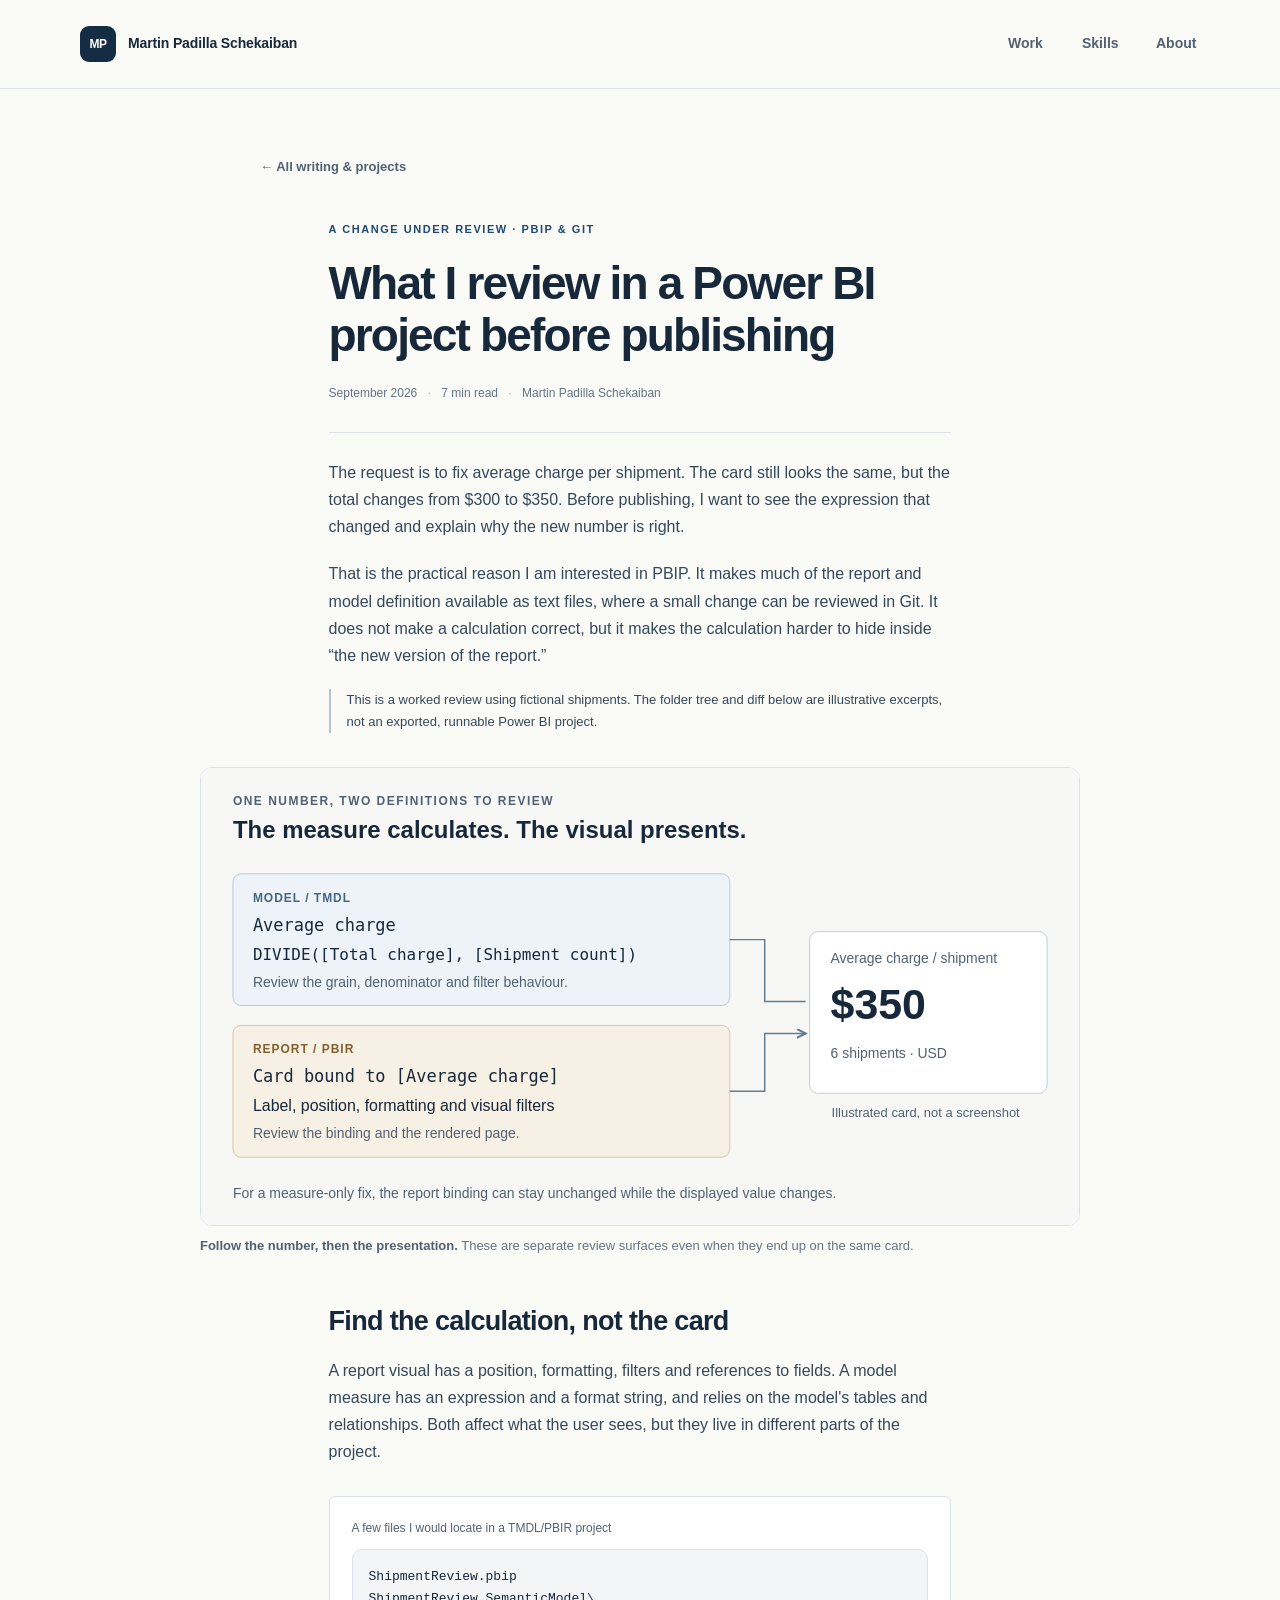
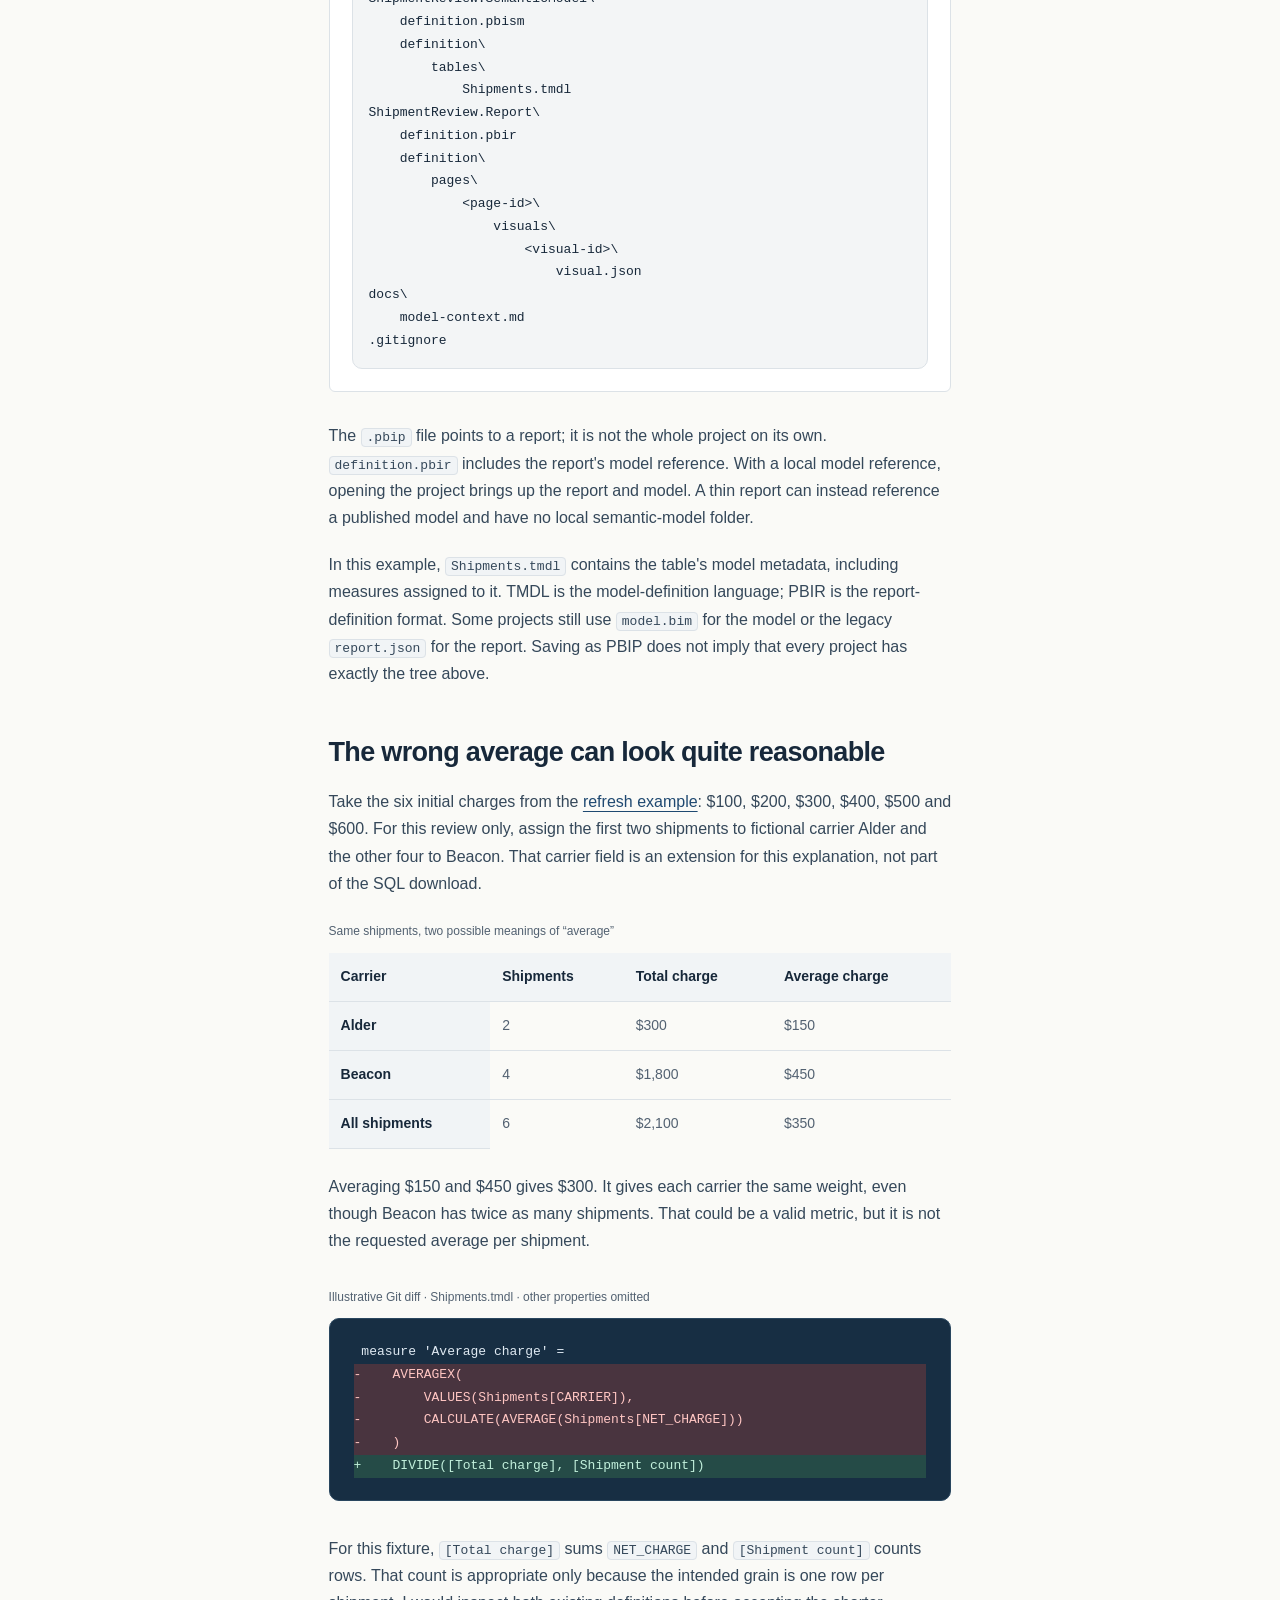
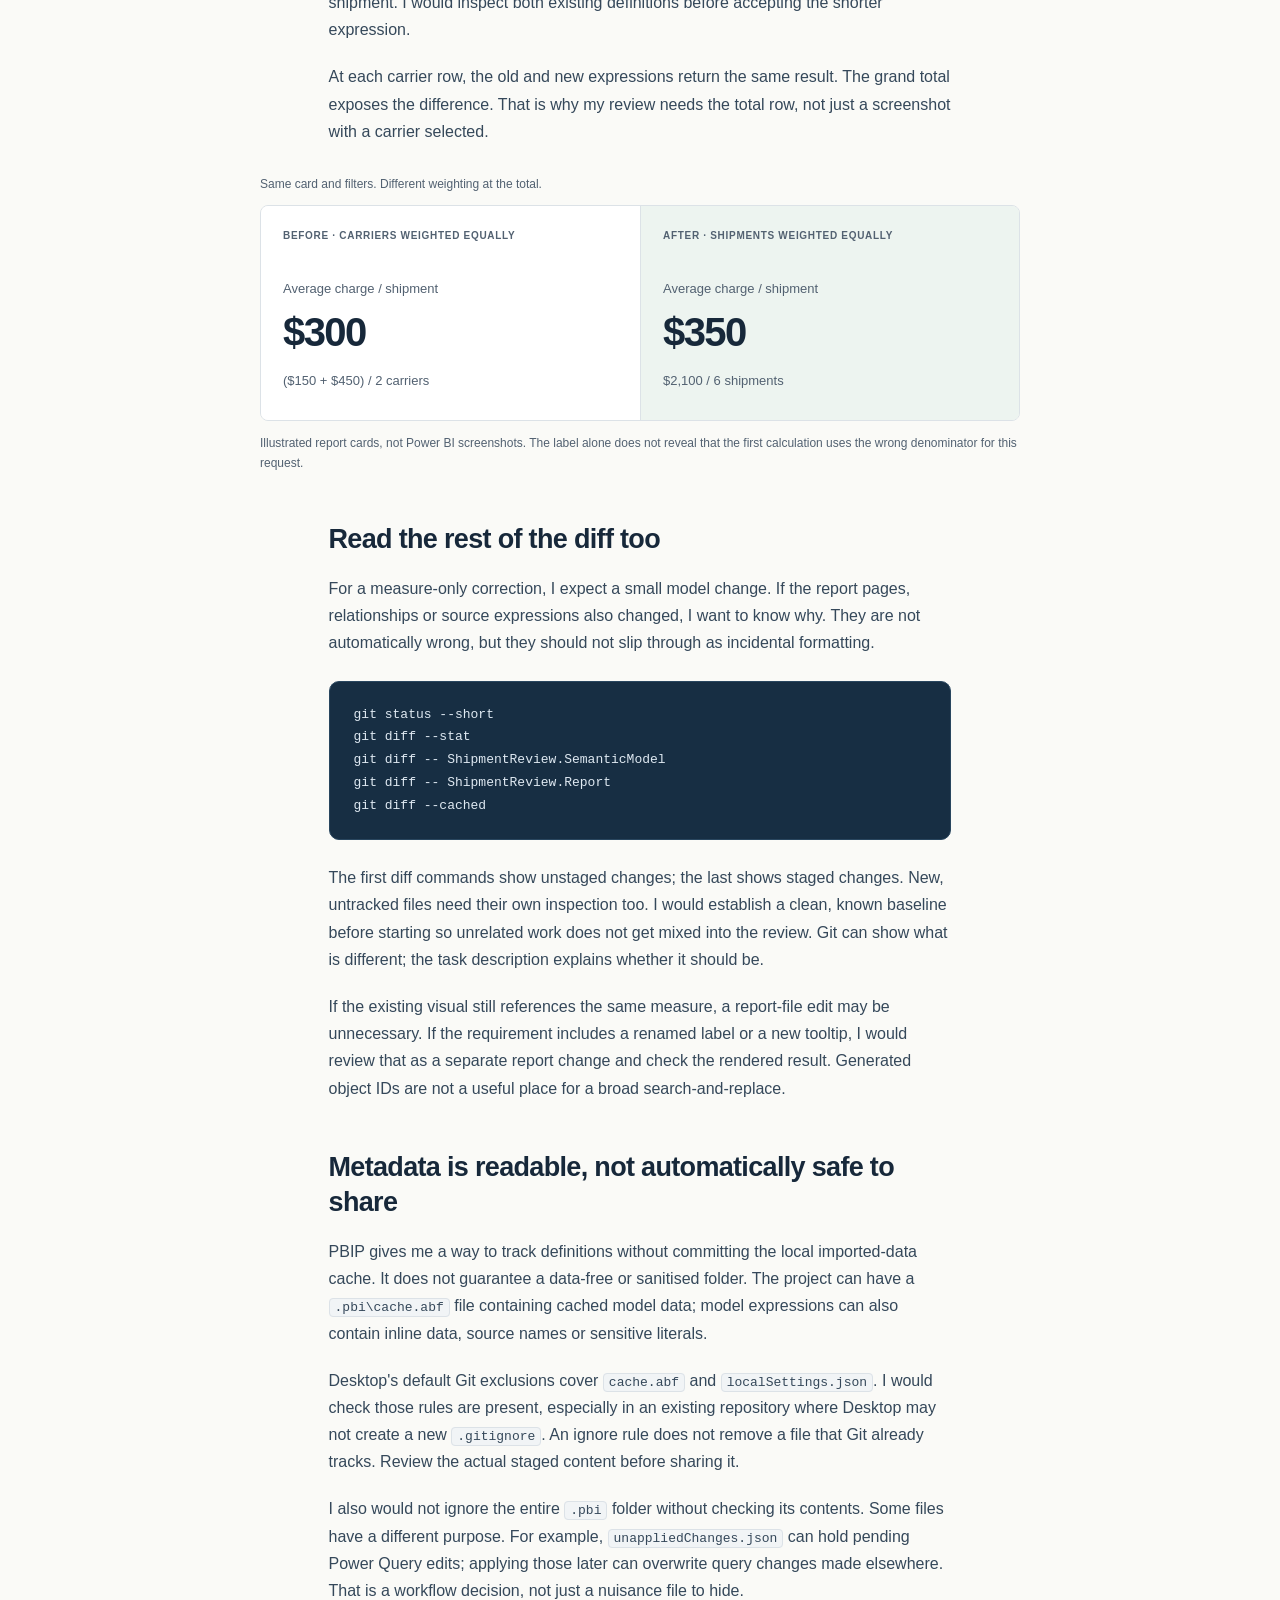
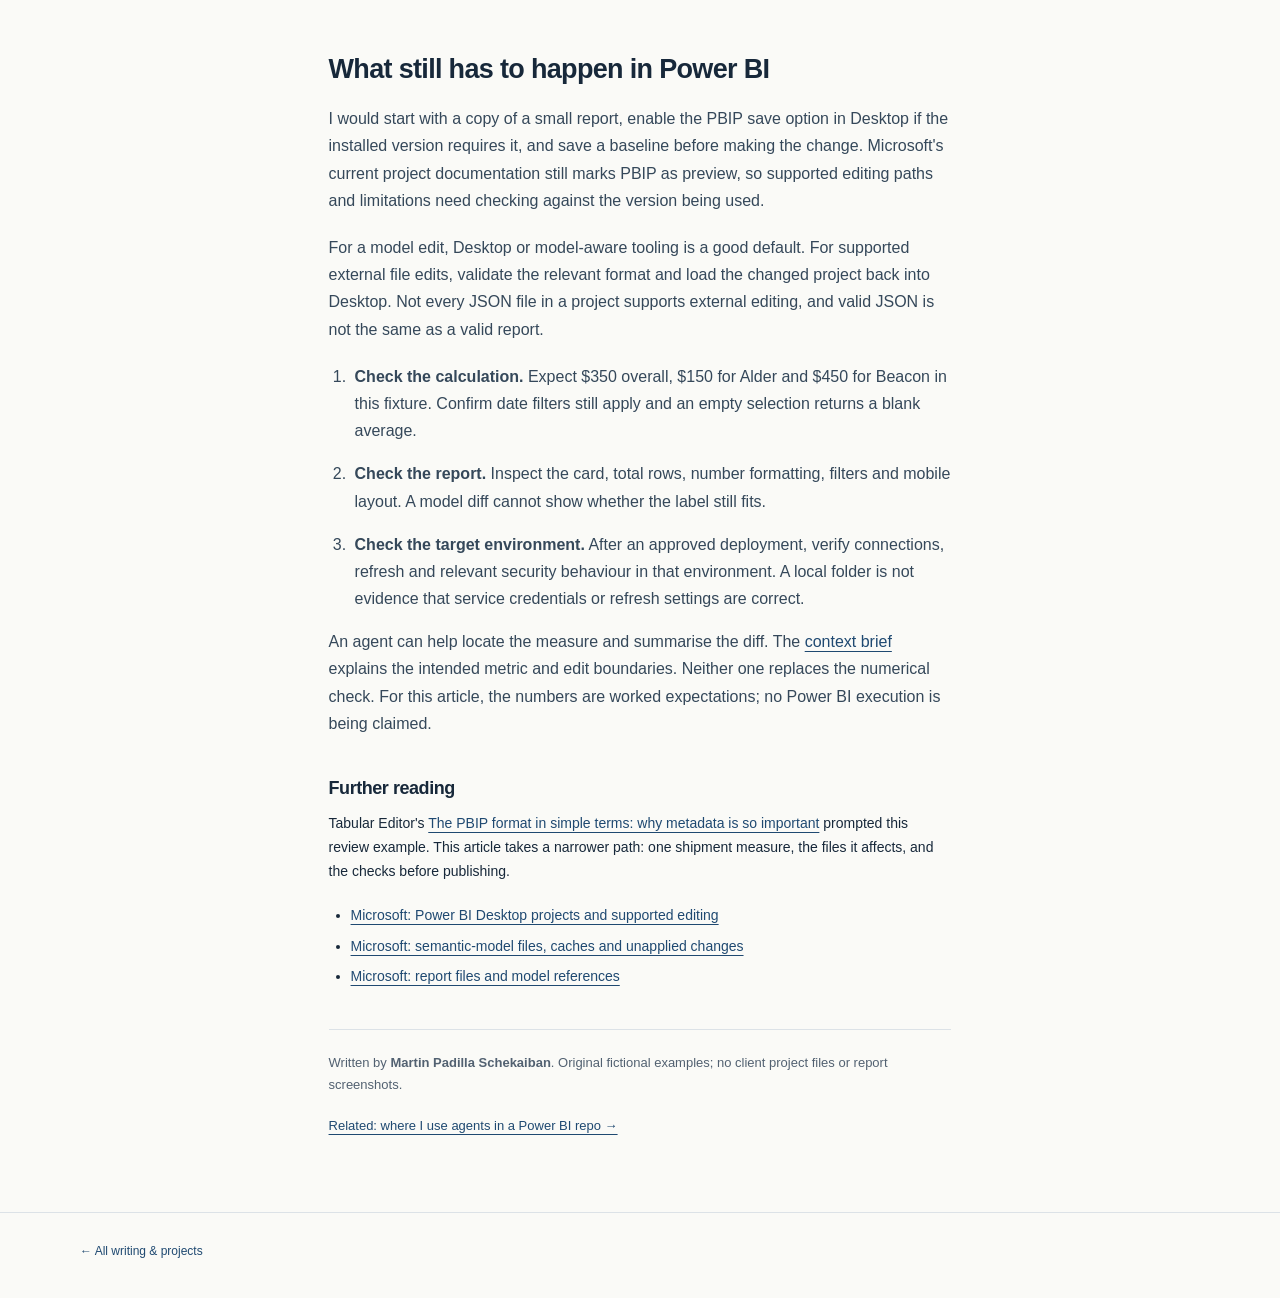
<file: pbip-review.html>
<!DOCTYPE html>
<html lang="en">
<head>
<meta charset="utf-8">
<meta name="viewport" content="width=device-width, initial-scale=1">
<title>What I review in a Power BI project before publishing</title>
<meta name="description" content="Follow a shipment measure change through a PBIP project: TMDL model definitions, PBIR report files, a readable Git diff and checks that still require Power BI.">
<link rel="stylesheet" href="assets/style.css">
<link rel="stylesheet" href="assets/field-notes.css">
</head>
<body>
<a class="skip-link" href="#main">Skip to content</a>
<header class="site">
  <div class="wrap">
    <a class="name" href="index.html"><span class="brand-mark" aria-hidden="true">MP</span>Martin Padilla Schekaiban</a>
    <nav aria-label="Main navigation">
      <a href="index.html#work">Work</a>
      <a href="index.html#skills">Skills</a>
      <a href="index.html#contact">About</a>
    </nav>
  </div>
</header>
<main class="wrap reading" id="main">
<a class="back" href="index.html#work">← All writing &amp; projects</a>
<article class="article-project field-notes">
  <p class="eyebrow">A change under review · PBIP &amp; Git</p>
  <h1>What I review in a Power BI project before publishing</h1>
  <div class="byline"><time datetime="2026-09">September 2026</time> <span class="dot">·</span> 7 min read <span class="dot">·</span> Martin Padilla Schekaiban</div>

  <p>
    The request is to fix average charge per shipment. The card still looks the same,
    but the total changes from $300 to $350. Before publishing, I want to see the
    expression that changed and explain why the new number is right.
  </p>
  <p>
    That is the practical reason I am interested in PBIP. It makes much of the report
    and model definition available as text files, where a small change can be reviewed
    in Git. It does not make a calculation correct, but it makes the calculation harder
    to hide inside “the new version of the report.”
  </p>
  <p class="fn-scope">
    This is a worked review using fictional shipments. The folder tree and diff below
    are illustrative excerpts, not an exported, runnable Power BI project.
  </p>

  <figure class="fn-diagram">
    <div class="figure-scroll" role="region" aria-label="Model and report metadata diagram; scroll horizontally on a narrow screen" tabindex="0">
      <img src="assets/pbip-review-map.svg" width="880" height="458" alt="TMDL defines the average-charge calculation. PBIR binds a report card to that measure and defines its appearance. Together they produce the displayed 350-dollar result.">
    </div>
    <figcaption><b>Follow the number, then the presentation.</b> These are separate review
      surfaces even when they end up on the same card.
      <span class="fn-scroll-hint">Scroll the diagram sideways on a small screen.</span></figcaption>
  </figure>

  <h2>Find the calculation, not the card</h2>
  <p>
    A report visual has a position, formatting, filters and references to fields.
    A model measure has an expression and a format string, and relies on the model's
    tables and relationships. Both affect what the user sees, but they live in different
    parts of the project.
  </p>
  <figure class="fn-paper">
    <figcaption>A few files I would locate in a TMDL/PBIR project</figcaption>
    <pre class="fn-tree" tabindex="0" aria-label="Illustrative Power BI project folder tree"><code>ShipmentReview.pbip
ShipmentReview.SemanticModel\
    definition.pbism
    definition\
        tables\
            Shipments.tmdl
ShipmentReview.Report\
    definition.pbir
    definition\
        pages\
            &lt;page-id&gt;\
                visuals\
                    &lt;visual-id&gt;\
                        visual.json
docs\
    model-context.md
.gitignore</code></pre>
  </figure>
  <p>
    The <code>.pbip</code> file points to a report; it is not the whole project on its own.
    <code>definition.pbir</code> includes the report's model reference.
    With a local model reference, opening the project brings up the report and model.
    A thin report can instead reference a published model and have no local semantic-model folder.
  </p>
  <p>
    In this example, <code>Shipments.tmdl</code> contains the table's model metadata,
    including measures assigned to it. TMDL is the model-definition language; PBIR is the
    report-definition format. Some projects still use <code>model.bim</code> for the model
    or the legacy <code>report.json</code> for the report. Saving as PBIP does not imply
    that every project has exactly the tree above.
  </p>

  <h2>The wrong average can look quite reasonable</h2>
  <p>
    Take the six initial charges from the <a href="snowflake-etl.html">refresh example</a>:
    $100, $200, $300, $400, $500 and $600. For this review only, assign the first two
    shipments to fictional carrier Alder and the other four to Beacon.
    That carrier field is an extension for this explanation, not part of the SQL download.
  </p>
  <div class="table-scroll fn-checks" role="region" aria-label="Shipment-weighted versus carrier-weighted averages" tabindex="0">
    <table>
      <caption>Same shipments, two possible meanings of “average”</caption>
      <thead><tr><th scope="col">Carrier</th><th scope="col">Shipments</th><th scope="col">Total charge</th><th scope="col">Average charge</th></tr></thead>
      <tbody>
        <tr><th scope="row">Alder</th><td>2</td><td>$300</td><td>$150</td></tr>
        <tr><th scope="row">Beacon</th><td>4</td><td>$1,800</td><td>$450</td></tr>
        <tr><th scope="row">All shipments</th><td>6</td><td>$2,100</td><td>$350</td></tr>
      </tbody>
    </table>
  </div>
  <p>
    Averaging $150 and $450 gives $300. It gives each carrier the same weight,
    even though Beacon has twice as many shipments.
    That could be a valid metric, but it is not the requested average per shipment.
  </p>
  <figure class="fn-diff">
    <figcaption>Illustrative Git diff · Shipments.tmdl · other properties omitted</figcaption>
    <pre tabindex="0" aria-label="Measure diff: remove the average of carrier averages and use total charge divided by shipment count"><code> measure 'Average charge' =
<span class="fn-removed">-    AVERAGEX(</span>
<span class="fn-removed">-        VALUES(Shipments[CARRIER]),</span>
<span class="fn-removed">-        CALCULATE(AVERAGE(Shipments[NET_CHARGE]))</span>
<span class="fn-removed">-    )</span>
<span class="fn-added">+    DIVIDE([Total charge], [Shipment count])</span></code></pre>
  </figure>
  <p>
    For this fixture, <code>[Total charge]</code> sums <code>NET_CHARGE</code> and
    <code>[Shipment count]</code> counts rows. That count is appropriate only because the
    intended grain is one row per shipment. I would inspect both existing definitions before
    accepting the shorter expression.
  </p>
  <p>
    At each carrier row, the old and new expressions return the same result.
    The grand total exposes the difference. That is why my review needs the total row,
    not just a screenshot with a carrier selected.
  </p>

  <figure class="fn-report-compare">
    <figcaption>Same card and filters. Different weighting at the total.</figcaption>
    <div class="fn-preview-grid">
      <div class="fn-report-card">
        <p class="fn-pane-label">Before · carriers weighted equally</p>
        <p>Average charge / shipment</p>
        <strong class="fn-card-value">$300</strong>
        <p class="fn-card-detail">($150 + $450) / 2 carriers</p>
      </div>
      <div class="fn-report-card fn-card-corrected">
        <p class="fn-pane-label">After · shipments weighted equally</p>
        <p>Average charge / shipment</p>
        <strong class="fn-card-value">$350</strong>
        <p class="fn-card-detail">$2,100 / 6 shipments</p>
      </div>
    </div>
    <p class="fn-caption">Illustrated report cards, not Power BI screenshots. The label alone
      does not reveal that the first calculation uses the wrong denominator for this request.</p>
  </figure>

  <h2>Read the rest of the diff too</h2>
  <p>
    For a measure-only correction, I expect a small model change. If the report pages,
    relationships or source expressions also changed, I want to know why. They are not
    automatically wrong, but they should not slip through as incidental formatting.
  </p>
  <pre tabindex="0" aria-label="Read-only Git review commands"><code>git status --short
git diff --stat
git diff -- ShipmentReview.SemanticModel
git diff -- ShipmentReview.Report
git diff --cached</code></pre>
  <p>
    The first diff commands show unstaged changes; the last shows staged changes.
    New, untracked files need their own inspection too. I would establish a clean, known
    baseline before starting so unrelated work does not get mixed into the review.
    Git can show what is different; the task description explains whether it should be.
  </p>
  <p>
    If the existing visual still references the same measure, a report-file edit may be
    unnecessary. If the requirement includes a renamed label or a new tooltip, I would
    review that as a separate report change and check the rendered result.
    Generated object IDs are not a useful place for a broad search-and-replace.
  </p>

  <h2>Metadata is readable, not automatically safe to share</h2>
  <p>
    PBIP gives me a way to track definitions without committing the local imported-data
    cache. It does not guarantee a data-free or sanitised folder.
    The project can have a <code>.pbi\cache.abf</code> file containing cached model data;
    model expressions can also contain inline data, source names or sensitive literals.
  </p>
  <p>
    Desktop's default Git exclusions cover <code>cache.abf</code> and
    <code>localSettings.json</code>. I would check those rules are present, especially in
    an existing repository where Desktop may not create a new <code>.gitignore</code>.
    An ignore rule does not remove a file that Git already tracks.
    Review the actual staged content before sharing it.
  </p>
  <p>
    I also would not ignore the entire <code>.pbi</code> folder without checking its
    contents. Some files have a different purpose. For example,
    <code>unappliedChanges.json</code> can hold pending Power Query edits; applying those
    later can overwrite query changes made elsewhere. That is a workflow decision,
    not just a nuisance file to hide.
  </p>

  <h2>What still has to happen in Power BI</h2>
  <p>
    I would start with a copy of a small report, enable the PBIP save option in Desktop
    if the installed version requires it, and save a baseline before making the change.
    Microsoft's current project documentation still marks PBIP as preview, so supported
    editing paths and limitations need checking against the version being used.
  </p>
  <p>
    For a model edit, Desktop or model-aware tooling is a good default. For supported
    external file edits, validate the relevant format and load the changed project back
    into Desktop. Not every JSON file in a project supports external editing, and valid
    JSON is not the same as a valid report.
  </p>
  <ol class="fn-review-list">
    <li><strong>Check the calculation.</strong> Expect $350 overall, $150 for Alder and
      $450 for Beacon in this fixture. Confirm date filters still apply and an empty
      selection returns a blank average.</li>
    <li><strong>Check the report.</strong> Inspect the card, total rows, number formatting,
      filters and mobile layout. A model diff cannot show whether the label still fits.</li>
    <li><strong>Check the target environment.</strong> After an approved deployment,
      verify connections, refresh and relevant security behaviour in that environment.
      A local folder is not evidence that service credentials or refresh settings are correct.</li>
  </ol>
  <p>
    An agent can help locate the measure and summarise the diff. The
    <a href="markdown-ai-context.html">context brief</a> explains the intended metric and
    edit boundaries. Neither one replaces the numerical check.
    For this article, the numbers are worked expectations; no Power BI execution is being claimed.
  </p>

  <div class="article-references">
    <h2>Further reading</h2>
    <p>Tabular Editor's <a href="https://tabulareditor.com/blog/pbip-for-models-and-reports">The PBIP format in simple terms: why metadata is so important</a>
      prompted this review example. This article takes a narrower path: one shipment
      measure, the files it affects, and the checks before publishing.</p>
    <ul>
      <li><a href="https://learn.microsoft.com/en-us/power-bi/developer/projects/projects-overview">Microsoft: Power BI Desktop projects and supported editing</a></li>
      <li><a href="https://learn.microsoft.com/en-us/power-bi/developer/projects/projects-dataset">Microsoft: semantic-model files, caches and unapplied changes</a></li>
      <li><a href="https://learn.microsoft.com/en-us/power-bi/developer/projects/projects-report">Microsoft: report files and model references</a></li>
    </ul>
  </div>
  <footer class="article-footer">
    <p>Written by <strong>Martin Padilla Schekaiban</strong>. Original fictional examples; no client project files or report screenshots.</p>
    <a href="agents-power-bi.html">Related: where I use agents in a Power BI repo →</a>
  </footer>
</article>
</main>
<footer class="site"><div class="wrap"><a href="index.html#work">← All writing &amp; projects</a></div></footer>
</body>
</html>
</file>
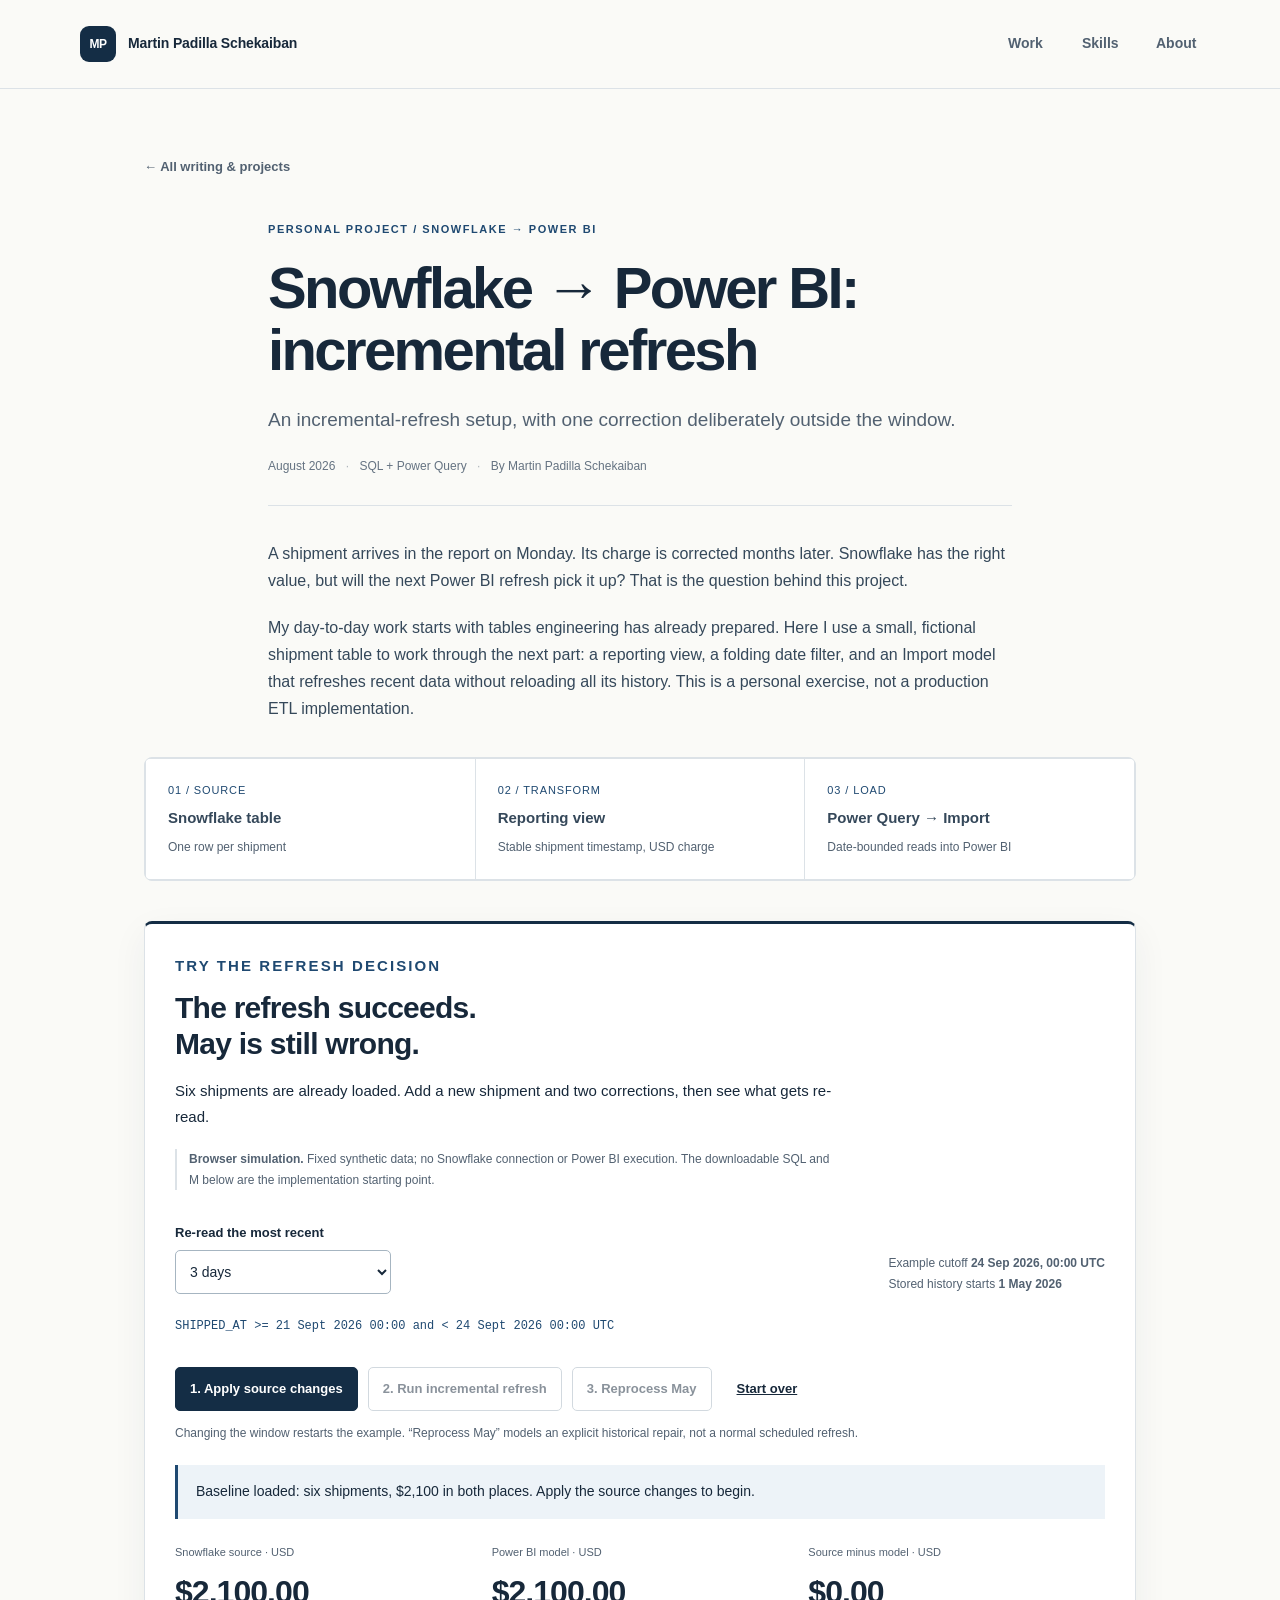
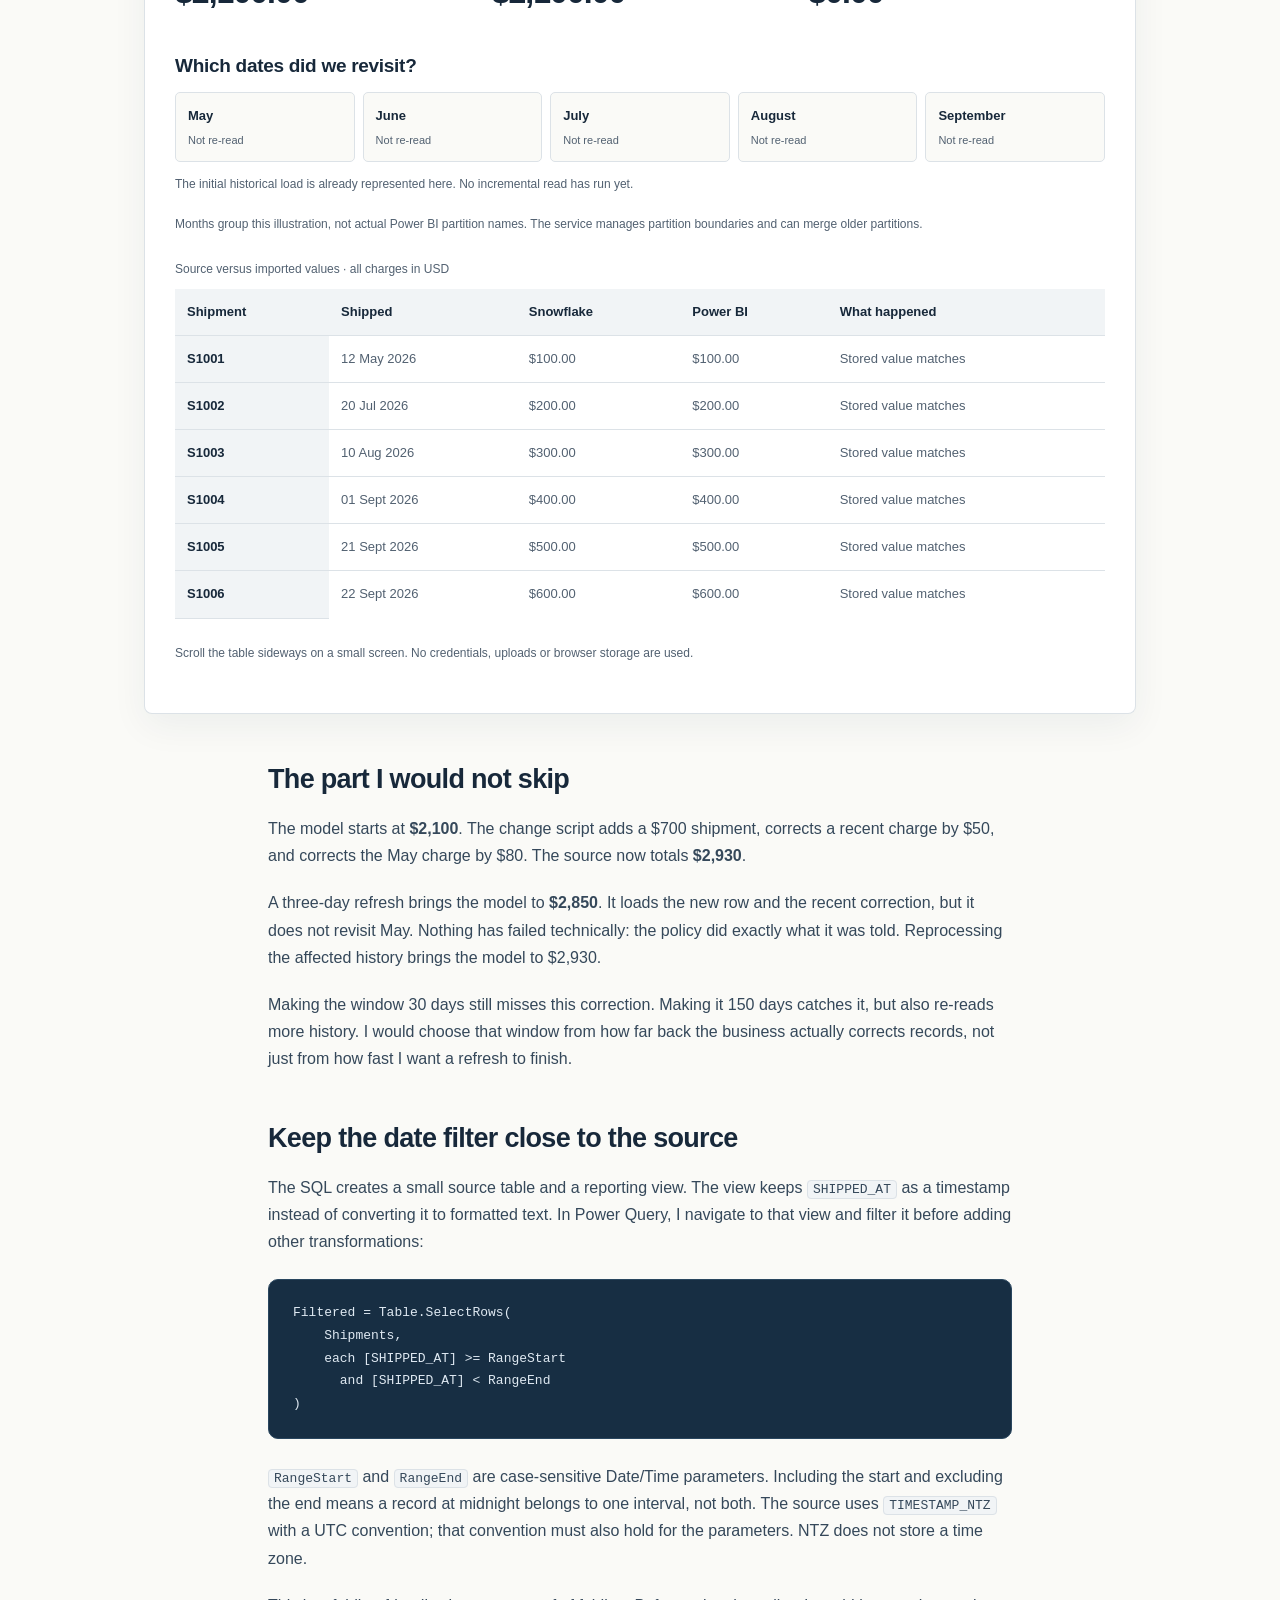
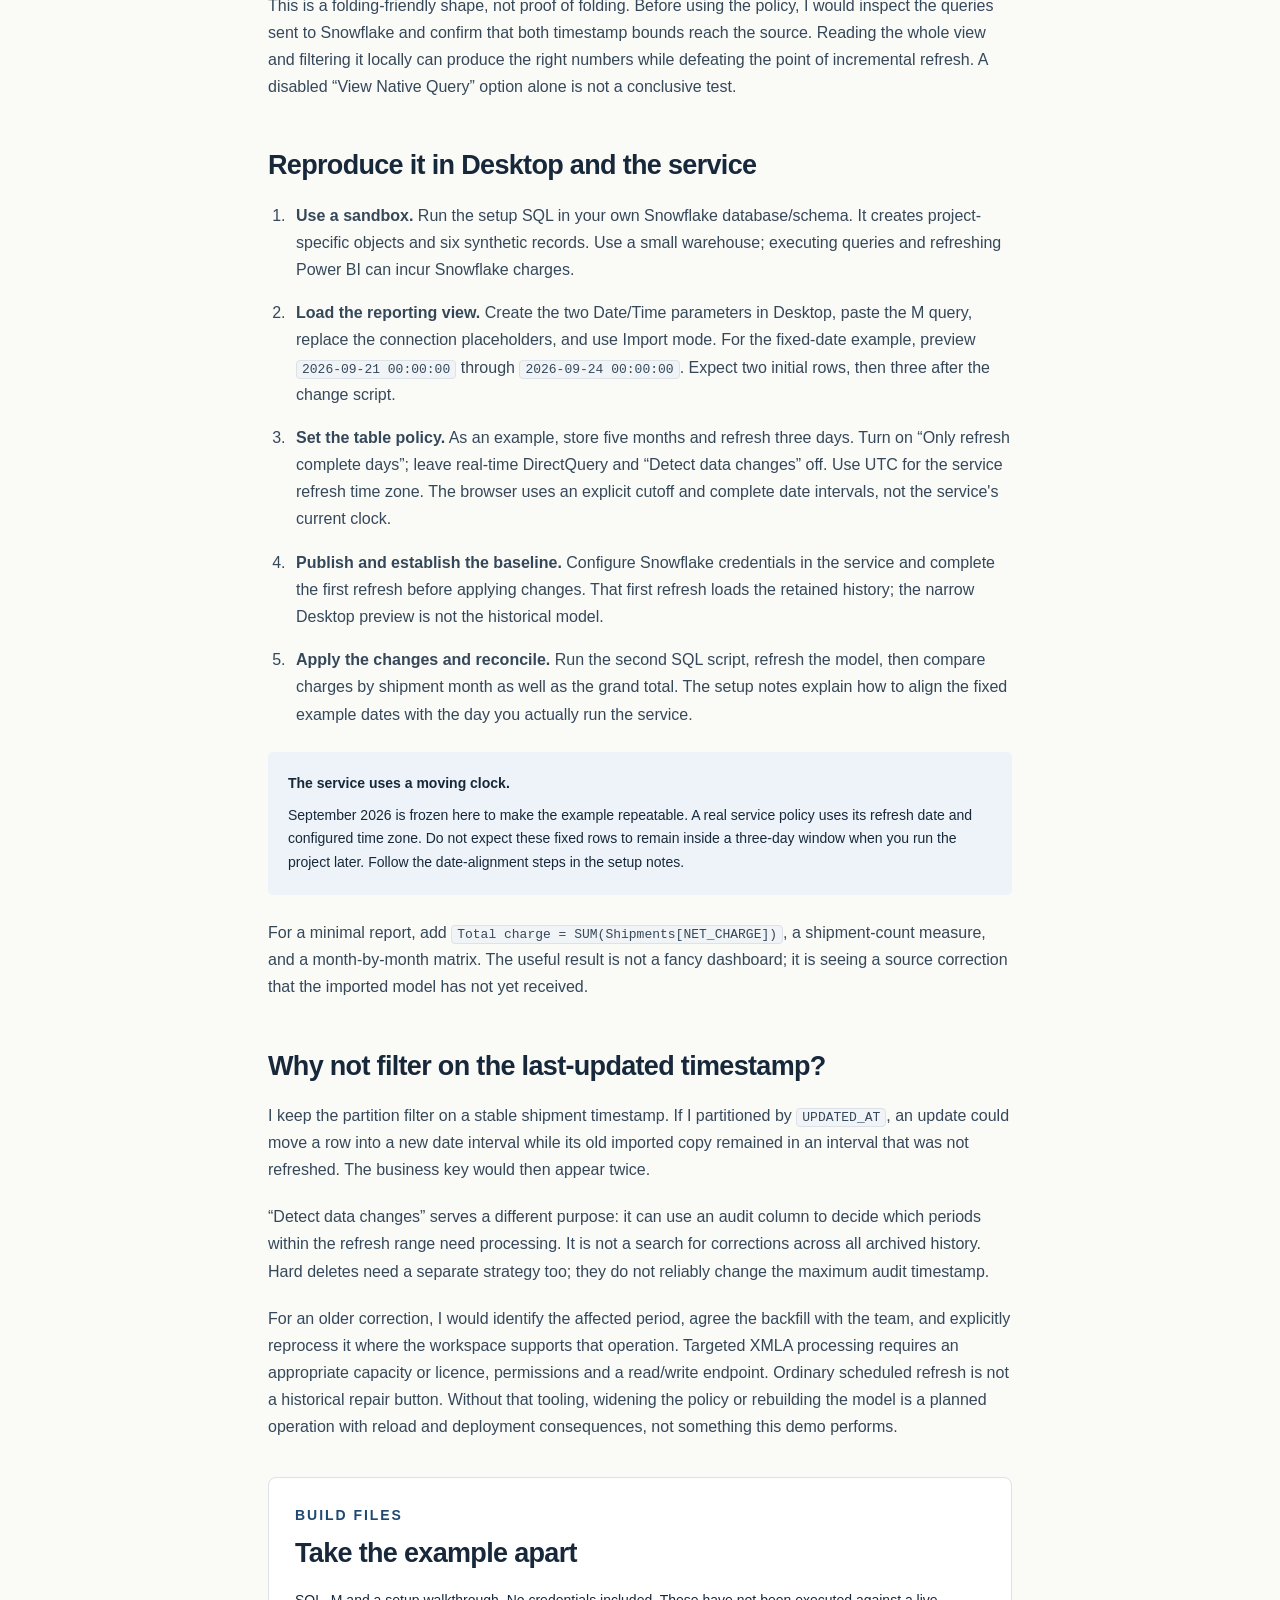
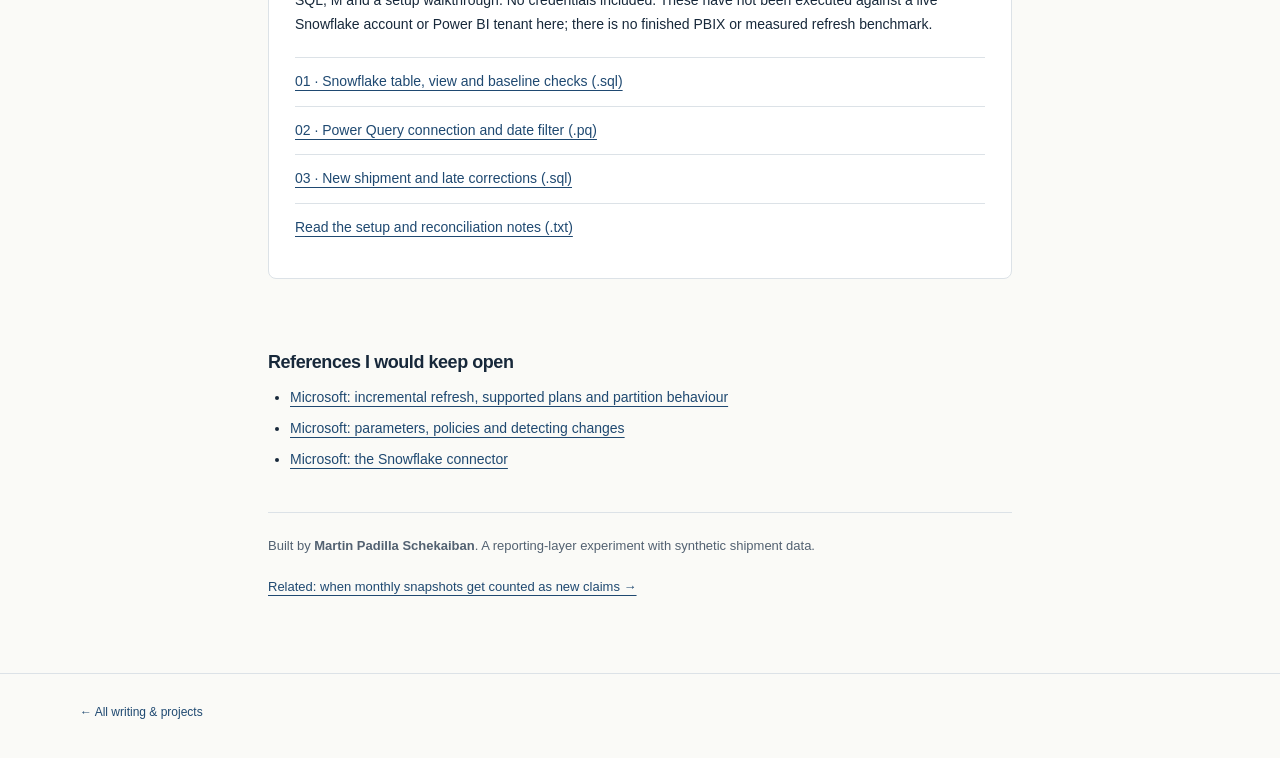
<file: snowflake-etl.html>
<!DOCTYPE html>
<html lang="en">
<head>
<meta charset="utf-8">
<meta name="viewport" content="width=device-width, initial-scale=1">
<title>Snowflake to Power BI: refreshing less, without missing corrections</title>
<meta name="description" content="A small incremental-refresh project with Snowflake SQL, Power Query M and a hands-on example of late corrections outside the refresh window.">
<link rel="stylesheet" href="assets/style.css">
<link rel="stylesheet" href="assets/incremental-refresh.css">
</head>
<body>
<a class="skip-link" href="#main">Skip to content</a>
<header class="site">
  <div class="wrap">
    <a class="name" href="index.html"><span class="brand-mark" aria-hidden="true">MP</span>Martin Padilla Schekaiban</a>
    <nav aria-label="Main navigation">
      <a href="index.html#work">Work</a>
      <a href="index.html#skills">Skills</a>
      <a href="index.html#contact">About</a>
    </nav>
  </div>
</header>
<main class="wrap reading refresh-reading" id="main">
<a class="back" href="index.html#work">← All writing &amp; projects</a>
<article class="refresh-article">
  <p class="eyebrow">Personal project / Snowflake → Power BI</p>
  <h1>Snowflake → Power BI: incremental refresh</h1>
  <p class="sub">An incremental-refresh setup, with one correction deliberately outside the window.</p>
  <div class="byline"><time datetime="2026-08">August 2026</time> <span class="dot">·</span> SQL + Power Query <span class="dot">·</span> By Martin Padilla Schekaiban</div>
  <p>
    A shipment arrives in the report on Monday. Its charge is corrected months later.
    Snowflake has the right value, but will the next Power BI refresh pick it up?
    That is the question behind this project.
  </p>
  <p>
    My day-to-day work starts with tables engineering has already prepared. Here I use a small,
    fictional shipment table to work through the next part: a reporting view, a folding date
    filter, and an Import model that refreshes recent data without reloading all its history.
    This is a personal exercise, not a production ETL implementation.
  </p>

  <ol class="ir-flow" aria-label="Project data flow">
    <li><span>01 / Source</span><strong>Snowflake table</strong><small>One row per shipment</small></li>
    <li><span>02 / Transform</span><strong>Reporting view</strong><small>Stable shipment timestamp, USD charge</small></li>
    <li><span>03 / Load</span><strong>Power Query → Import</strong><small>Date-bounded reads into Power BI</small></li>
  </ol>

  <div class="ir-lab" id="refresh-lab" aria-labelledby="ir-title">
    <div class="ir-lab-heading">
      <p class="eyebrow">Try the refresh decision</p>
      <h2 id="ir-title">The refresh succeeds.<br>May is still wrong.</h2>
      <p>Six shipments are already loaded. Add a new shipment and two corrections, then see what gets re-read.</p>
      <p class="ir-disclosure"><strong>Browser simulation.</strong> Fixed synthetic data; no Snowflake connection or Power BI execution.
        The downloadable SQL and M below are the implementation starting point.</p>
    </div>
    <noscript><p class="ir-notice">Enable JavaScript to step through the example. The expected results, setup instructions and downloads below remain available.</p></noscript>
    <div id="ir-controls" hidden>
      <div class="ir-policy">
        <div>
          <label for="ir-window">Re-read the most recent</label>
          <select id="ir-window">
            <option value="3">3 days</option>
            <option value="30">30 days</option>
            <option value="150">150 days (includes May)</option>
          </select>
        </div>
        <p>Example cutoff <strong>24 Sep 2026, 00:00 UTC</strong><br>Stored history starts <strong>1 May 2026</strong></p>
      </div>
      <p id="ir-range" class="ir-range"></p>
      <div class="ir-actions">
        <button type="button" id="ir-change" class="ir-button ir-primary">1. Apply source changes</button>
        <button type="button" id="ir-refresh" class="ir-button" disabled>2. Run incremental refresh</button>
        <button type="button" id="ir-repair" class="ir-button" disabled>3. Reprocess May</button>
        <button type="button" id="ir-reset" class="ir-button ir-reset">Start over</button>
      </div>
      <p class="ir-help">Changing the window restarts the example. “Reprocess May” models an explicit historical repair, not a normal scheduled refresh.</p>
      <p id="ir-error" class="ir-notice" role="alert" hidden></p>
      <div class="ir-status" id="ir-status" role="status" aria-live="polite" aria-atomic="true"></div>
      <dl class="ir-metrics">
        <div><dt>Snowflake source · USD</dt><dd id="ir-source-total"></dd></div>
        <div><dt>Power BI model · USD</dt><dd id="ir-model-total"></dd></div>
        <div><dt>Source minus model · USD</dt><dd id="ir-gap"></dd></div>
      </dl>
      <h3>Which dates did we revisit?</h3>
      <div id="ir-months" class="ir-months" aria-label="History and last refresh coverage"></div>
      <p id="ir-work" class="ir-help"></p>
      <p class="ir-help">Months group this illustration, not actual Power BI partition names. The service manages partition boundaries and can merge older partitions.</p>
      <div class="table-scroll ir-table" role="region" aria-label="Shipment values in source and model; scroll horizontally on small screens" tabindex="0">
        <table>
          <caption>Source versus imported values · all charges in USD</caption>
          <thead><tr><th scope="col">Shipment</th><th scope="col">Shipped</th><th scope="col">Snowflake</th><th scope="col">Power BI</th><th scope="col">What happened</th></tr></thead>
          <tbody id="ir-rows"></tbody>
        </table>
      </div>
      <p class="ir-help">Scroll the table sideways on a small screen. No credentials, uploads or browser storage are used.</p>
    </div>
  </div>

  <h2>The part I would not skip</h2>
  <p>
    The model starts at <strong>$2,100</strong>. The change script adds a $700 shipment,
    corrects a recent charge by $50, and corrects the May charge by $80.
    The source now totals <strong>$2,930</strong>.
  </p>
  <p>
    A three-day refresh brings the model to <strong>$2,850</strong>. It loads the new row and
    the recent correction, but it does not revisit May. Nothing has failed technically:
    the policy did exactly what it was told. Reprocessing the affected history brings the model to $2,930.
  </p>
  <p>
    Making the window 30 days still misses this correction. Making it 150 days catches it,
    but also re-reads more history. I would choose that window from how far back the business
    actually corrects records, not just from how fast I want a refresh to finish.
  </p>

  <h2>Keep the date filter close to the source</h2>
  <p>
    The SQL creates a small source table and a reporting view. The view keeps
    <code>SHIPPED_AT</code> as a timestamp instead of converting it to formatted text.
    In Power Query, I navigate to that view and filter it before adding other transformations:
  </p>
  <pre><code>Filtered = Table.SelectRows(
    Shipments,
    each [SHIPPED_AT] &gt;= RangeStart
      and [SHIPPED_AT] &lt; RangeEnd
)</code></pre>
  <p>
    <code>RangeStart</code> and <code>RangeEnd</code> are case-sensitive Date/Time parameters.
    Including the start and excluding the end means a record at midnight belongs to one
    interval, not both. The source uses <code>TIMESTAMP_NTZ</code> with a UTC convention;
    that convention must also hold for the parameters. NTZ does not store a time zone.
  </p>
  <p>
    This is a folding-friendly shape, not proof of folding. Before using the policy, I would
    inspect the queries sent to Snowflake and confirm that both timestamp bounds reach the source.
    Reading the whole view and filtering it locally can produce the right numbers while defeating
    the point of incremental refresh. A disabled “View Native Query” option alone is not a conclusive test.
  </p>

  <h2>Reproduce it in Desktop and the service</h2>
  <ol class="ir-steps">
    <li><strong>Use a sandbox.</strong> Run the setup SQL in your own Snowflake database/schema.
      It creates project-specific objects and six synthetic records. Use a small warehouse;
      executing queries and refreshing Power BI can incur Snowflake charges.</li>
    <li><strong>Load the reporting view.</strong> Create the two Date/Time parameters in Desktop,
      paste the M query, replace the connection placeholders, and use Import mode.
      For the fixed-date example, preview <code>2026-09-21 00:00:00</code> through
      <code>2026-09-24 00:00:00</code>. Expect two initial rows, then three after the change script.</li>
    <li><strong>Set the table policy.</strong> As an example, store five months and refresh three days.
      Turn on “Only refresh complete days”; leave real-time DirectQuery and “Detect data changes” off.
      Use UTC for the service refresh time zone.
      The browser uses an explicit cutoff and complete date intervals, not the service's current clock.</li>
    <li><strong>Publish and establish the baseline.</strong> Configure Snowflake credentials in the service
      and complete the first refresh before applying changes. That first refresh loads the retained
      history; the narrow Desktop preview is not the historical model.</li>
    <li><strong>Apply the changes and reconcile.</strong> Run the second SQL script, refresh the model,
      then compare charges by shipment month as well as the grand total. The setup notes explain
      how to align the fixed example dates with the day you actually run the service.</li>
  </ol>
  <div class="ir-note">
    <strong>The service uses a moving clock.</strong>
    <p>September 2026 is frozen here to make the example repeatable. A real service policy uses
      its refresh date and configured time zone. Do not expect these fixed rows to remain inside a
      three-day window when you run the project later. Follow the date-alignment steps in the setup notes.</p>
  </div>
  <p>
    For a minimal report, add <code>Total charge = SUM(Shipments[NET_CHARGE])</code>, a shipment-count
    measure, and a month-by-month matrix. The useful result is not a fancy dashboard; it is
    seeing a source correction that the imported model has not yet received.
  </p>

  <h2>Why not filter on the last-updated timestamp?</h2>
  <p>
    I keep the partition filter on a stable shipment timestamp. If I partitioned by
    <code>UPDATED_AT</code>, an update could move a row into a new date interval while its old
    imported copy remained in an interval that was not refreshed.
    The business key would then appear twice.
  </p>
  <p>
    “Detect data changes” serves a different purpose: it can use an audit column to decide
    which periods within the refresh range need processing. It is not a search for corrections
    across all archived history. Hard deletes need a separate strategy too; they do not
    reliably change the maximum audit timestamp.
  </p>
  <p>
    For an older correction, I would identify the affected period, agree the backfill with the
    team, and explicitly reprocess it where the workspace supports that operation.
    Targeted XMLA processing requires an appropriate capacity or licence, permissions and a
    read/write endpoint. Ordinary scheduled refresh is not a historical repair button.
    Without that tooling, widening the policy or rebuilding the model is a planned operation
    with reload and deployment consequences, not something this demo performs.
  </p>

  <section class="ir-downloads" aria-labelledby="ir-files-title">
    <p class="eyebrow">Build files</p>
    <h2 id="ir-files-title">Take the example apart</h2>
    <p>SQL, M and a setup walkthrough. No credentials included. These have not been executed
      against a live Snowflake account or Power BI tenant here; there is no finished PBIX or measured refresh benchmark.</p>
    <ul>
      <li><a href="assets/incremental-refresh-setup.sql" download>01 · Snowflake table, view and baseline checks (.sql)</a></li>
      <li><a href="assets/incremental-refresh.pq" download>02 · Power Query connection and date filter (.pq)</a></li>
      <li><a href="assets/incremental-refresh-changes.sql" download>03 · New shipment and late corrections (.sql)</a></li>
      <li><a href="assets/incremental-refresh-setup.txt" download>Read the setup and reconciliation notes (.txt)</a></li>
    </ul>
  </section>

  <div class="article-references">
    <h2>References I would keep open</h2>
    <ul>
      <li><a href="https://learn.microsoft.com/en-us/power-bi/connect-data/incremental-refresh-overview">Microsoft: incremental refresh, supported plans and partition behaviour</a></li>
      <li><a href="https://learn.microsoft.com/en-us/power-bi/connect-data/incremental-refresh-configure">Microsoft: parameters, policies and detecting changes</a></li>
      <li><a href="https://learn.microsoft.com/en-us/power-query/connectors/snowflake">Microsoft: the Snowflake connector</a></li>
    </ul>
  </div>
  <footer class="article-footer">
    <p>Built by <strong>Martin Padilla Schekaiban</strong>. A reporting-layer experiment with synthetic shipment data.</p>
    <a href="star-schema.html">Related: when monthly snapshots get counted as new claims →</a>
  </footer>
</article>
</main>
<footer class="site"><div class="wrap"><a href="index.html#work">← All writing &amp; projects</a></div></footer>
<script src="assets/incremental-refresh.js"></script>
<script src="assets/incremental-refresh-ui.js"></script>
</body>
</html>
</file>
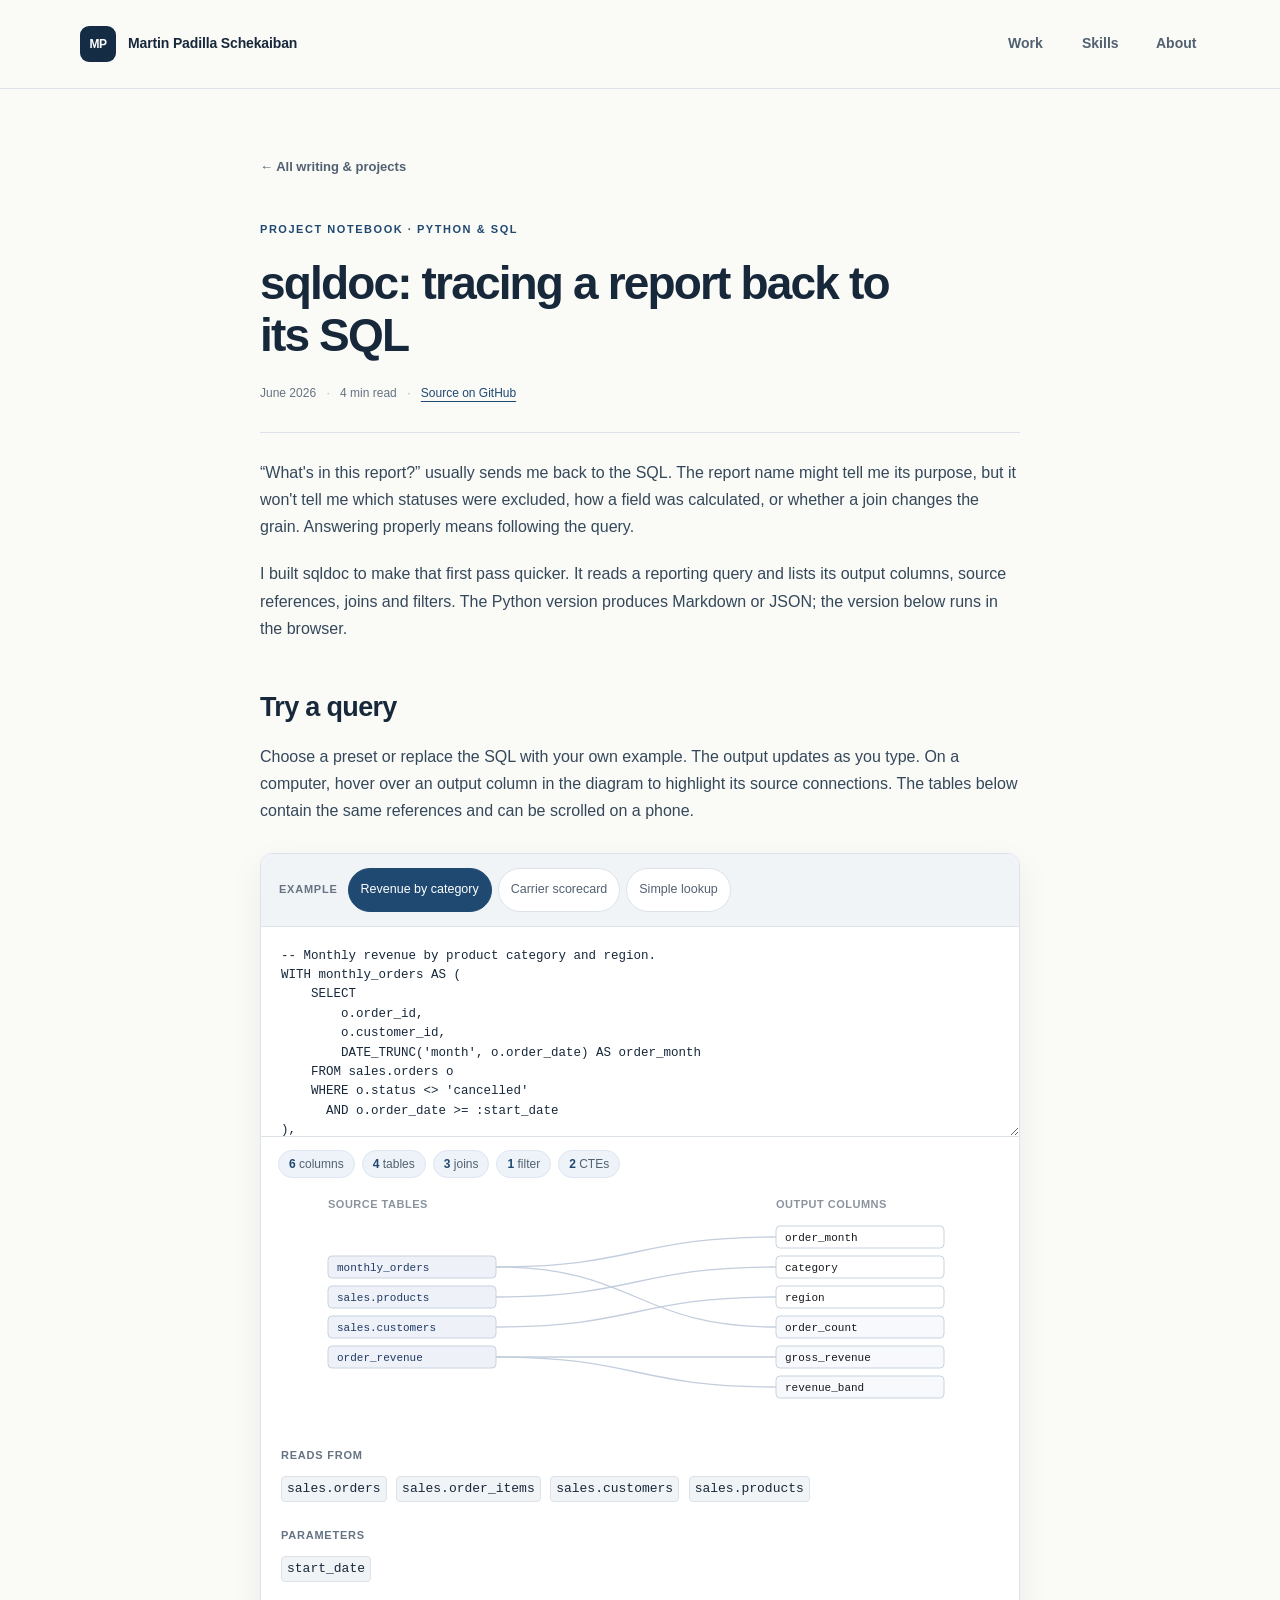
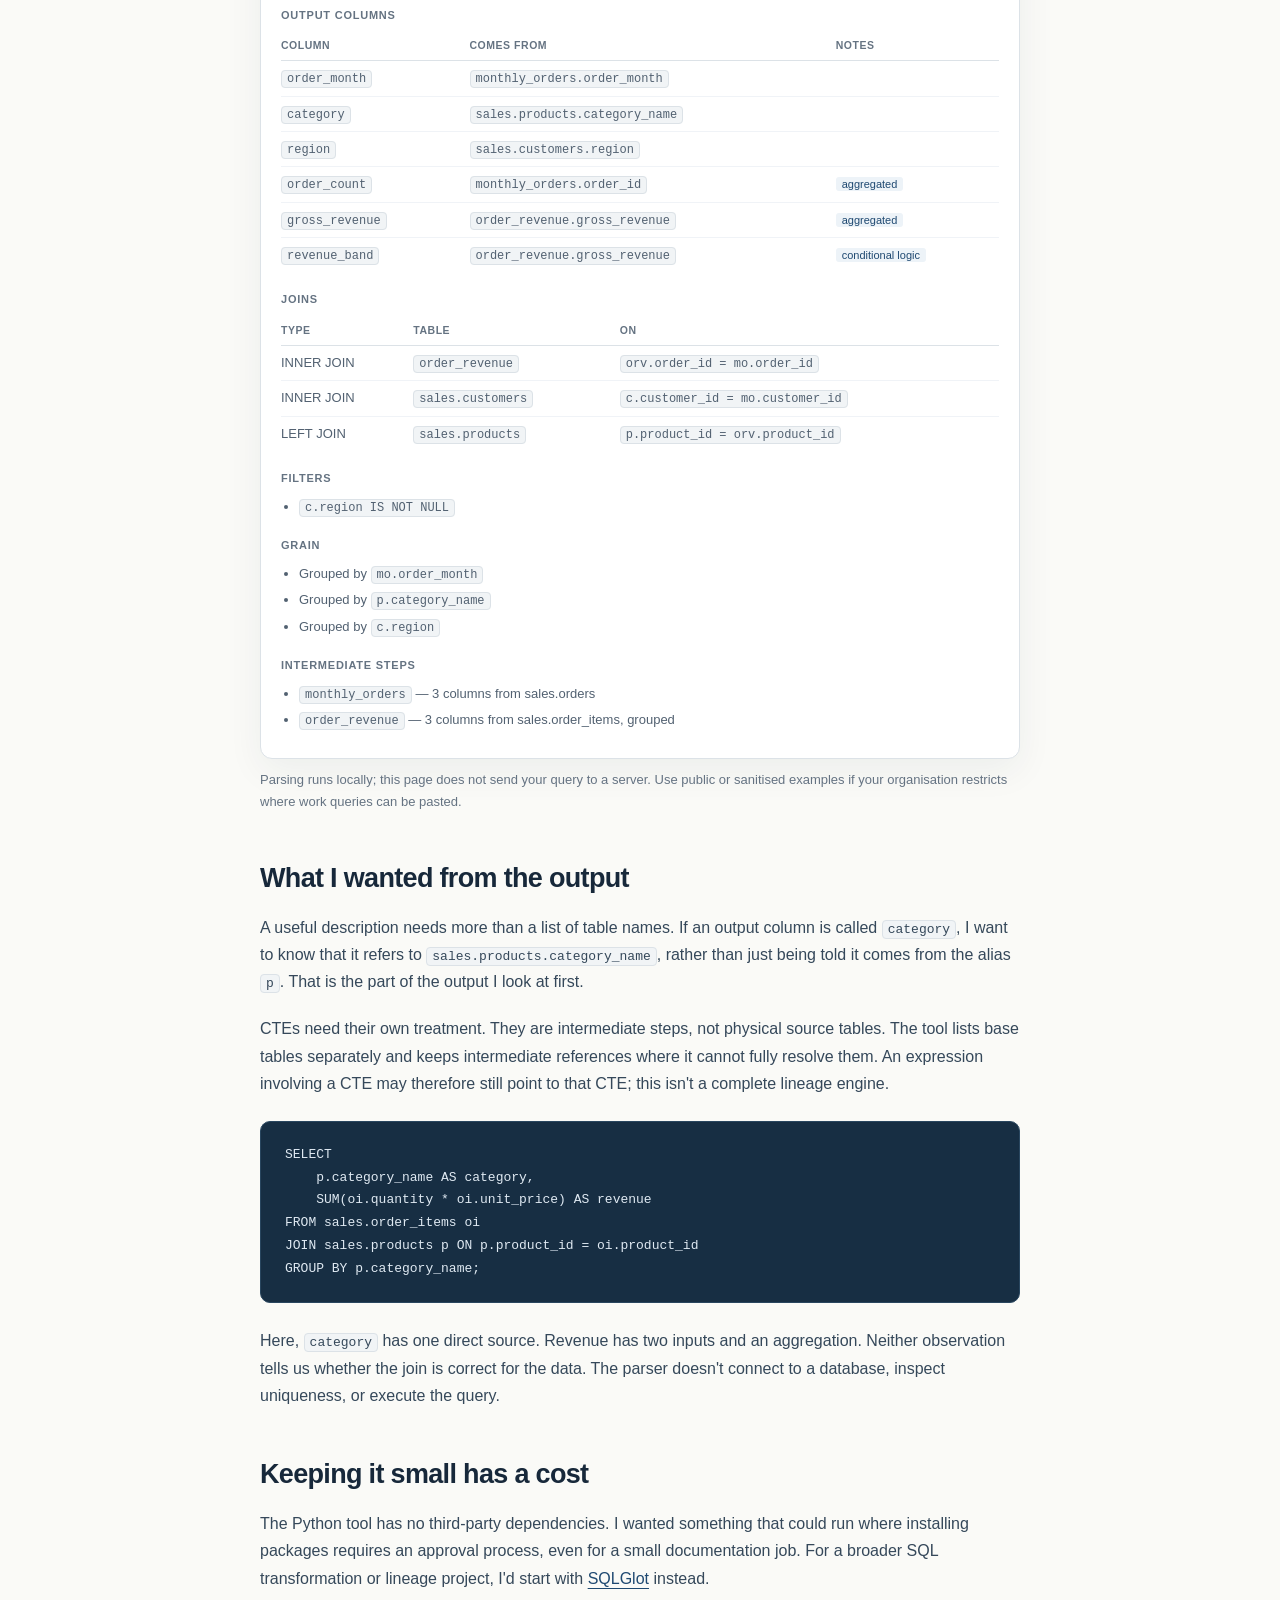
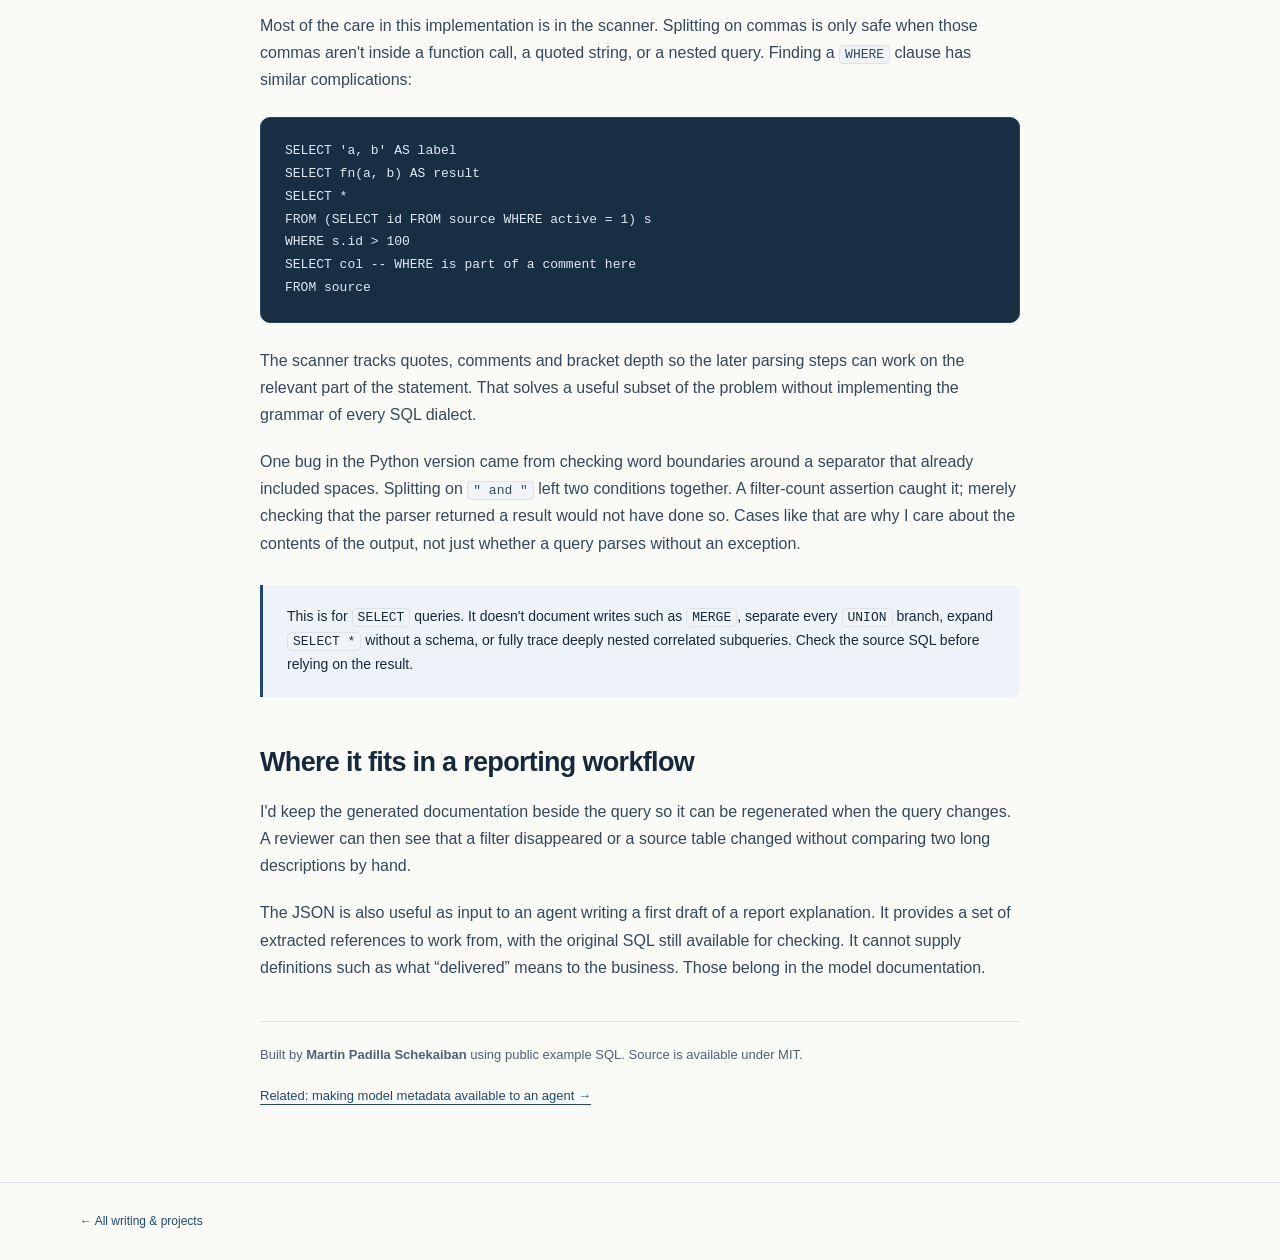
<file: sqldoc.html>
<!DOCTYPE html>
<html lang="en">
<head>
<meta charset="utf-8">
<meta name="viewport" content="width=device-width, initial-scale=1">
<title>sqldoc: tracing a report back to its SQL</title>
<meta name="description" content="Try a browser-based SQL documentation tool, then read about alias resolution, parsing tradeoffs and the queries it does not handle.">
<link rel="stylesheet" href="assets/style.css">
</head>
<body>
<a class="skip-link" href="#main">Skip to content</a>
<header class="site">
  <div class="wrap">
    <a class="name" href="index.html"><span class="brand-mark" aria-hidden="true">MP</span>Martin Padilla Schekaiban</a>
    <nav aria-label="Main navigation">
      <a href="index.html#work">Work</a>
      <a href="index.html#skills">Skills</a>
      <a href="index.html#contact">About</a>
    </nav>
  </div>
</header>

<main class="wrap reading" id="main">
<a class="back" href="index.html#work">← All writing &amp; projects</a>
<article class="article-project">
  <p class="eyebrow">Project notebook · Python &amp; SQL</p>
  <h1>sqldoc: tracing a report back to its SQL</h1>
  <div class="byline">
    <time datetime="2026-06">June 2026</time> <span class="dot">·</span> 4 min read
    <span class="dot">·</span> <a href="https://github.com/martinps3/sqldoc">Source on GitHub</a>
  </div>

  <p>
    “What's in this report?” usually sends me back to the SQL. The report name might tell me its
    purpose, but it won't tell me which statuses were excluded, how a field was calculated, or
    whether a join changes the grain. Answering properly means following the query.
  </p>
  <p>
    I built sqldoc to make that first pass quicker. It reads a reporting query and lists its
    output columns, source references, joins and filters. The Python version produces Markdown
    or JSON; the version below runs in the browser.
  </p>

  <h2 id="try-it">Try a query</h2>
  <p>
    Choose a preset or replace the SQL with your own example. The output updates as you type.
    On a computer, hover over an output column in the diagram to highlight its source connections.
    The tables below contain the same references and can be scrolled on a phone.
  </p>

  <div class="pg">
    <div class="pg-bar">
      <span class="lbl">Example</span>
      <span id="pg-tabs"></span>
    </div>
    <textarea id="pg-input" spellcheck="false" autocapitalize="off" autocomplete="off" autocorrect="off" aria-label="SQL input"></textarea>
    <div class="pg-chips" id="pg-chips"></div>
    <div id="pg-graph" role="region" aria-label="SQL lineage diagram" tabindex="0"></div>
    <div class="pg-body" id="pg-output"></div>
  </div>
  <p class="pg-cap">
    Parsing runs locally; this page does not send your query to a server. Use public or sanitised
    examples if your organisation restricts where work queries can be pasted.
  </p>

  <h2>What I wanted from the output</h2>
  <p>
    A useful description needs more than a list of table names. If an output column is called
    <code>category</code>, I want to know that it refers to <code>sales.products.category_name</code>,
    rather than just being told it comes from the alias <code>p</code>.
    That is the part of the output I look at first.
  </p>
  <p>
    CTEs need their own treatment. They are intermediate steps, not physical source tables.
    The tool lists base tables separately and keeps intermediate references where it cannot
    fully resolve them. An expression involving a CTE may therefore still point to that CTE;
    this isn't a complete lineage engine.
  </p>

<pre><code>SELECT
    p.category_name AS category,
    SUM(oi.quantity * oi.unit_price) AS revenue
FROM sales.order_items oi
JOIN sales.products p ON p.product_id = oi.product_id
GROUP BY p.category_name;</code></pre>

  <p>
    Here, <code>category</code> has one direct source. Revenue has two inputs and an aggregation.
    Neither observation tells us whether the join is correct for the data. The parser doesn't
    connect to a database, inspect uniqueness, or execute the query.
  </p>

  <h2>Keeping it small has a cost</h2>
  <p>
    The Python tool has no third-party dependencies. I wanted something that could run where
    installing packages requires an approval process, even for a small documentation job.
    For a broader SQL transformation or lineage project, I'd start with
    <a href="https://github.com/tobymao/sqlglot">SQLGlot</a> instead.
  </p>
  <p>
    Most of the care in this implementation is in the scanner. Splitting on commas is only safe
    when those commas aren't inside a function call, a quoted string, or a nested query.
    Finding a <code>WHERE</code> clause has similar complications:
  </p>

<pre><code>SELECT 'a, b' AS label
SELECT fn(a, b) AS result
SELECT *
FROM (SELECT id FROM source WHERE active = 1) s
WHERE s.id &gt; 100
SELECT col -- WHERE is part of a comment here
FROM source</code></pre>

  <p>
    The scanner tracks quotes, comments and bracket depth so the later parsing steps can work on
    the relevant part of the statement. That solves a useful subset of the problem without
    implementing the grammar of every SQL dialect.
  </p>
  <p>
    One bug in the Python version came from checking word boundaries around a separator that
    already included spaces. Splitting on <code>" and "</code> left two conditions together.
    A filter-count assertion caught it; merely checking that the parser returned a result would
    not have done so. Cases like that are why I care about the contents of the output, not just
    whether a query parses without an exception.
  </p>

  <aside class="note" aria-label="Parser limitations">
    <p>
      This is for <code>SELECT</code> queries. It doesn't document writes such as
      <code>MERGE</code>, separate every <code>UNION</code> branch, expand <code>SELECT *</code>
      without a schema, or fully trace deeply nested correlated subqueries. Check the source SQL
      before relying on the result.
    </p>
  </aside>

  <h2>Where it fits in a reporting workflow</h2>
  <p>
    I'd keep the generated documentation beside the query so it can be regenerated when the query
    changes. A reviewer can then see that a filter disappeared or a source table changed without
    comparing two long descriptions by hand.
  </p>
  <p>
    The JSON is also useful as input to an agent writing a first draft of a report explanation.
    It provides a set of extracted references to work from, with the original SQL still available
    for checking. It cannot supply definitions such as what “delivered” means to the business.
    Those belong in the model documentation.
  </p>

  <footer class="article-footer">
    <p>Built by <strong>Martin Padilla Schekaiban</strong> using public example SQL. Source is available under MIT.</p>
    <a href="mcp-power-bi.html">Related: making model metadata available to an agent →</a>
  </footer>
</article>
</main>
<footer class="site"><div class="wrap"><a href="index.html#work">← All writing &amp; projects</a></div></footer>
<script src="assets/sqldoc.js"></script>
<script src="assets/playground.js"></script>
</body>
</html>
</file>
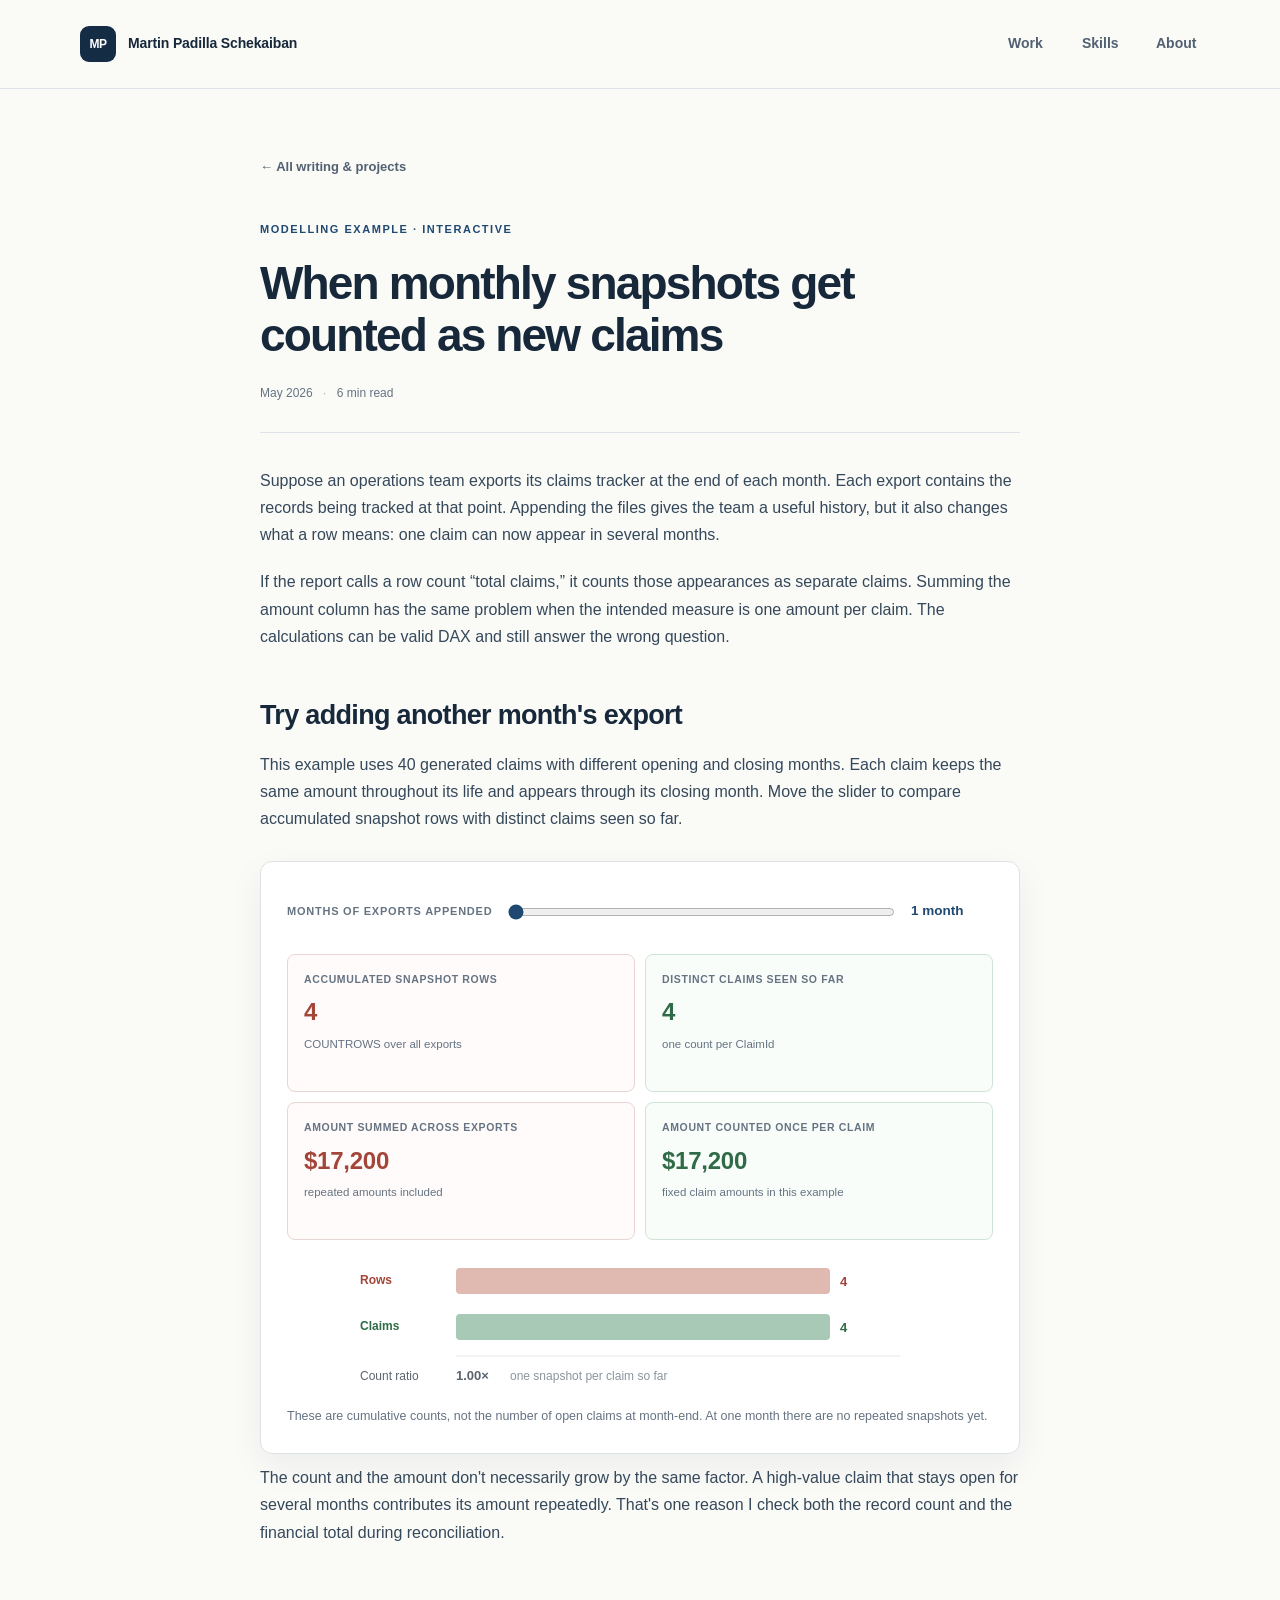
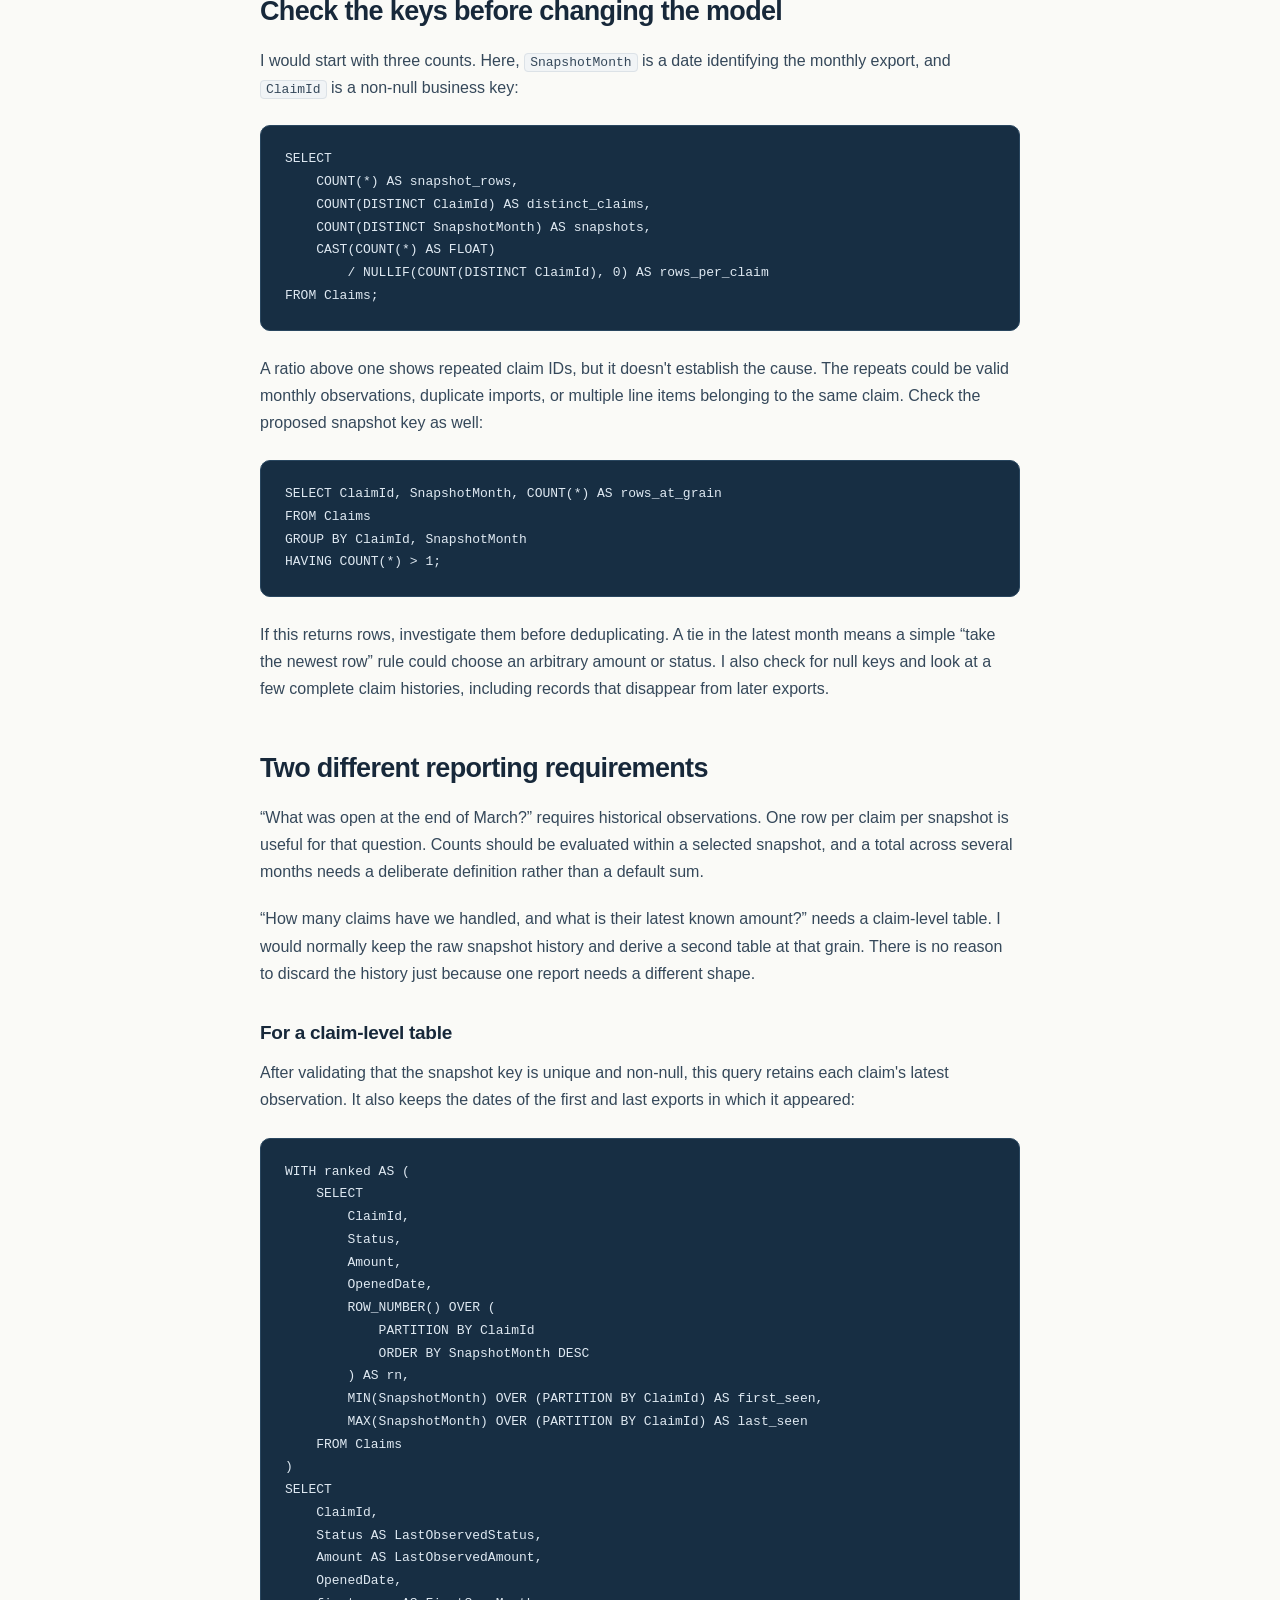
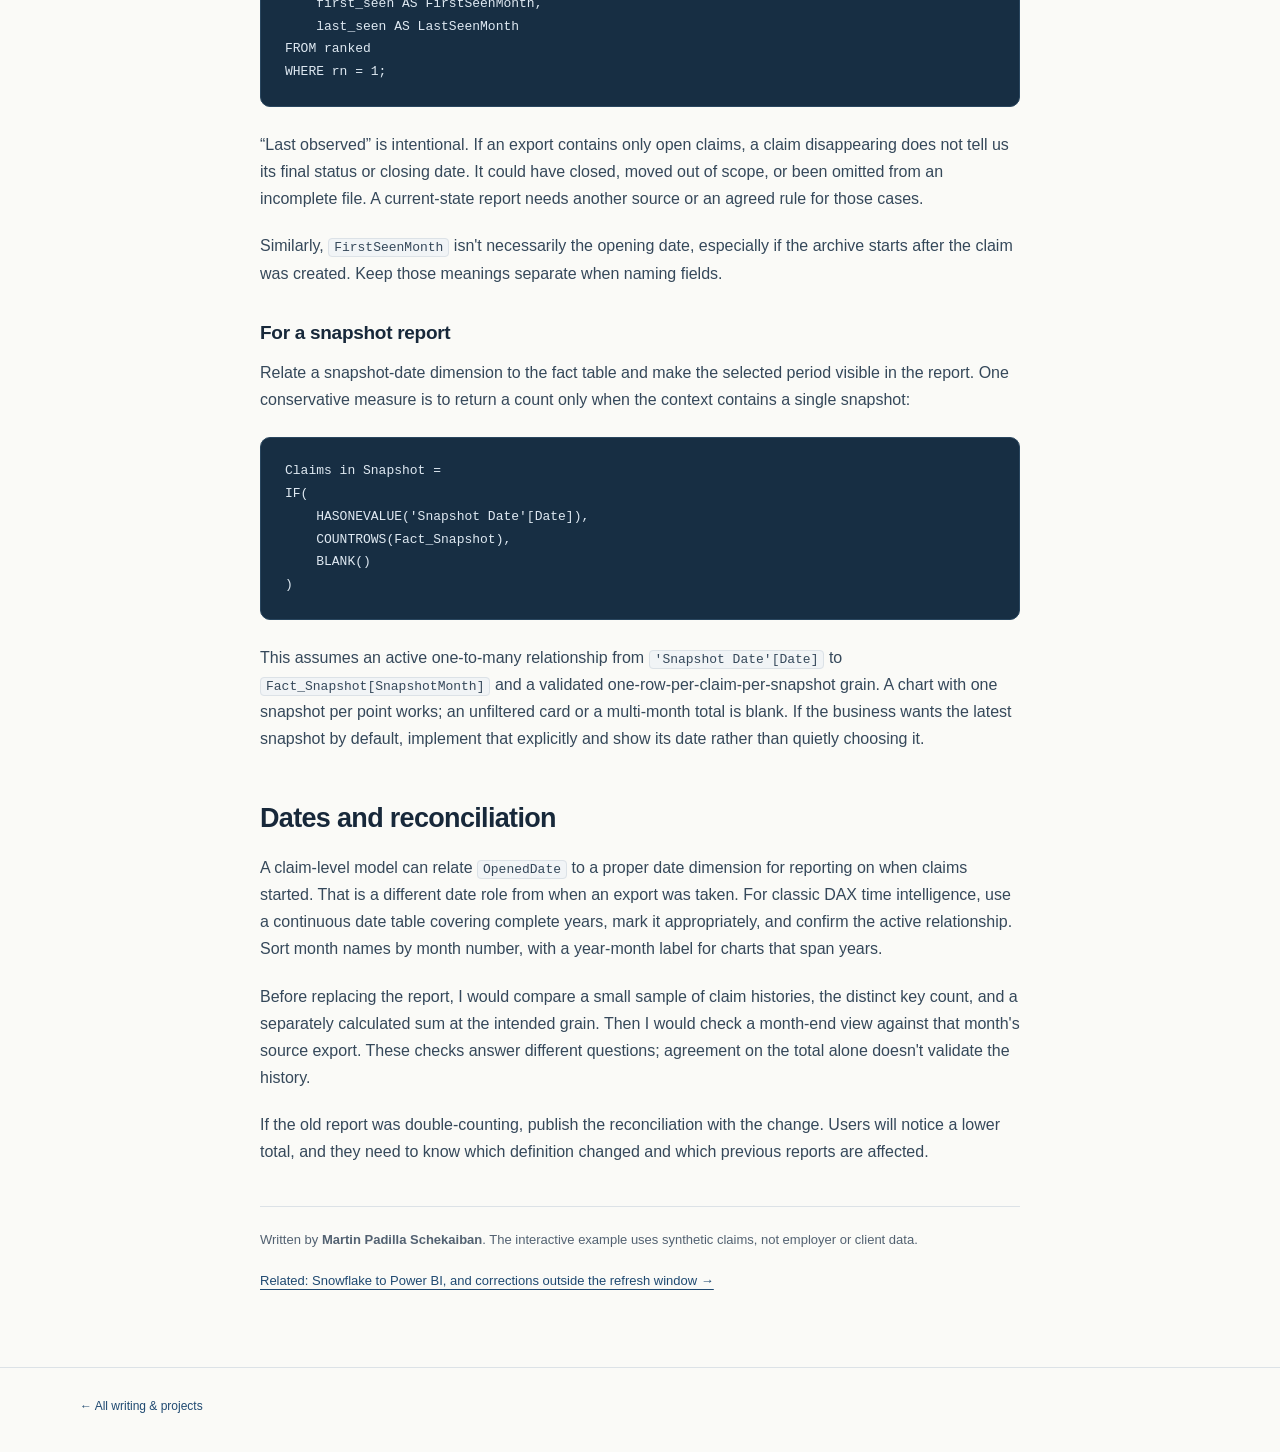
<file: star-schema.html>
<!DOCTYPE html>
<html lang="en">
<head>
<meta charset="utf-8">
<meta name="viewport" content="width=device-width, initial-scale=1">
<title>When monthly snapshots get counted as new claims</title>
<meta name="description" content="An interactive example of double-counting monthly snapshots, with SQL checks and modelling choices for current-state and point-in-time reporting.">
<link rel="stylesheet" href="assets/style.css">
</head>
<body>
<a class="skip-link" href="#main">Skip to content</a>
<header class="site">
  <div class="wrap">
    <a class="name" href="index.html"><span class="brand-mark" aria-hidden="true">MP</span>Martin Padilla Schekaiban</a>
    <nav aria-label="Main navigation">
      <a href="index.html#work">Work</a>
      <a href="index.html#skills">Skills</a>
      <a href="index.html#contact">About</a>
    </nav>
  </div>
</header>

<main class="wrap reading" id="main">
<a class="back" href="index.html#work">← All writing &amp; projects</a>
<article class="article-case">
  <p class="eyebrow">Modelling example · Interactive</p>
  <h1>When monthly snapshots get counted as new claims</h1>
  <div class="byline">
    <time datetime="2026-05">May 2026</time> <span class="dot">·</span> 6 min read
  </div>

  <p>
    Suppose an operations team exports its claims tracker at the end of each month. Each export
    contains the records being tracked at that point. Appending the files gives the team a useful
    history, but it also changes what a row means: one claim can now appear in several months.
  </p>
  <p>
    If the report calls a row count “total claims,” it counts those appearances as separate claims.
    Summing the amount column has the same problem when the intended measure is one amount per
    claim. The calculations can be valid DAX and still answer the wrong question.
  </p>

  <h2>Try adding another month's export</h2>
  <p>
    This example uses 40 generated claims with different opening and closing months. Each claim
    keeps the same amount throughout its life and appears through its closing month. Move the
    slider to compare accumulated snapshot rows with distinct claims seen so far.
  </p>
  <div class="sn">
    <div class="sn-top">
      <label for="sn-slider">Months of exports appended</label>
      <input type="range" id="sn-slider" min="1" max="12" value="1" aria-describedby="sn-description">
      <span id="sn-months">1 month</span>
    </div>
    <div class="sn-grid">
      <div class="sn-cell bad">
        <span class="k">Accumulated snapshot rows</span>
        <span class="v" id="sn-rows">0</span>
        <span class="sub">COUNTROWS over all exports</span>
      </div>
      <div class="sn-cell good">
        <span class="k">Distinct claims seen so far</span>
        <span class="v" id="sn-distinct">0</span>
        <span class="sub">one count per ClaimId</span>
      </div>
      <div class="sn-cell bad">
        <span class="k">Amount summed across exports</span>
        <span class="v" id="sn-naiveSum">$0</span>
        <span class="sub">repeated amounts included</span>
      </div>
      <div class="sn-cell good">
        <span class="k">Amount counted once per claim</span>
        <span class="v" id="sn-realSum">$0</span>
        <span class="sub">fixed claim amounts in this example</span>
      </div>
    </div>
    <div id="sn-chart" role="region" aria-label="Snapshot row count versus distinct claim count" tabindex="0"></div>
    <p class="sn-foot" id="sn-description">
      These are cumulative counts, not the number of open claims at month-end.
      At one month there are no repeated snapshots yet.
    </p>
  </div>
  <p>
    The count and the amount don't necessarily grow by the same factor. A high-value claim that
    stays open for several months contributes its amount repeatedly. That's one reason I check
    both the record count and the financial total during reconciliation.
  </p>

  <h2>Check the keys before changing the model</h2>
  <p>
    I would start with three counts. Here, <code>SnapshotMonth</code> is a date identifying the
    monthly export, and <code>ClaimId</code> is a non-null business key:
  </p>
<pre><code>SELECT
    COUNT(*) AS snapshot_rows,
    COUNT(DISTINCT ClaimId) AS distinct_claims,
    COUNT(DISTINCT SnapshotMonth) AS snapshots,
    CAST(COUNT(*) AS FLOAT)
        / NULLIF(COUNT(DISTINCT ClaimId), 0) AS rows_per_claim
FROM Claims;</code></pre>
  <p>
    A ratio above one shows repeated claim IDs, but it doesn't establish the cause. The repeats
    could be valid monthly observations, duplicate imports, or multiple line items belonging to
    the same claim. Check the proposed snapshot key as well:
  </p>
<pre><code>SELECT ClaimId, SnapshotMonth, COUNT(*) AS rows_at_grain
FROM Claims
GROUP BY ClaimId, SnapshotMonth
HAVING COUNT(*) &gt; 1;</code></pre>
  <p>
    If this returns rows, investigate them before deduplicating. A tie in the latest month means
    a simple “take the newest row” rule could choose an arbitrary amount or status. I also check
    for null keys and look at a few complete claim histories, including records that disappear
    from later exports.
  </p>

  <h2>Two different reporting requirements</h2>
  <p>
    “What was open at the end of March?” requires historical observations. One row per claim per
    snapshot is useful for that question. Counts should be evaluated within a selected snapshot,
    and a total across several months needs a deliberate definition rather than a default sum.
  </p>
  <p>
    “How many claims have we handled, and what is their latest known amount?” needs a claim-level
    table. I would normally keep the raw snapshot history and derive a second table at that grain.
    There is no reason to discard the history just because one report needs a different shape.
  </p>

  <h3>For a claim-level table</h3>
  <p>
    After validating that the snapshot key is unique and non-null, this query retains each claim's
    latest observation. It also keeps the dates of the first and last exports in which it appeared:
  </p>
<pre><code>WITH ranked AS (
    SELECT
        ClaimId,
        Status,
        Amount,
        OpenedDate,
        ROW_NUMBER() OVER (
            PARTITION BY ClaimId
            ORDER BY SnapshotMonth DESC
        ) AS rn,
        MIN(SnapshotMonth) OVER (PARTITION BY ClaimId) AS first_seen,
        MAX(SnapshotMonth) OVER (PARTITION BY ClaimId) AS last_seen
    FROM Claims
)
SELECT
    ClaimId,
    Status AS LastObservedStatus,
    Amount AS LastObservedAmount,
    OpenedDate,
    first_seen AS FirstSeenMonth,
    last_seen AS LastSeenMonth
FROM ranked
WHERE rn = 1;</code></pre>
  <p>
    “Last observed” is intentional. If an export contains only open claims, a claim disappearing
    does not tell us its final status or closing date. It could have closed, moved out of scope,
    or been omitted from an incomplete file. A current-state report needs another source or an
    agreed rule for those cases.
  </p>
  <p>
    Similarly, <code>FirstSeenMonth</code> isn't necessarily the opening date, especially if the
    archive starts after the claim was created. Keep those meanings separate when naming fields.
  </p>

  <h3>For a snapshot report</h3>
  <p>
    Relate a snapshot-date dimension to the fact table and make the selected period visible in
    the report. One conservative measure is to return a count only when the context contains
    a single snapshot:
  </p>
<pre><code>Claims in Snapshot =
IF(
    HASONEVALUE('Snapshot Date'[Date]),
    COUNTROWS(Fact_Snapshot),
    BLANK()
)</code></pre>
  <p>
    This assumes an active one-to-many relationship from <code>'Snapshot Date'[Date]</code> to
    <code>Fact_Snapshot[SnapshotMonth]</code> and a validated one-row-per-claim-per-snapshot grain.
    A chart with one snapshot per point works; an unfiltered card or a multi-month total is blank.
    If the business wants the latest snapshot by default, implement that explicitly and show its
    date rather than quietly choosing it.
  </p>

  <h2>Dates and reconciliation</h2>
  <p>
    A claim-level model can relate <code>OpenedDate</code> to a proper date dimension for reporting
    on when claims started. That is a different date role from when an export was taken.
    For classic DAX time intelligence, use a continuous date table covering complete years,
    mark it appropriately, and confirm the active relationship. Sort month names by month number,
    with a year-month label for charts that span years.
  </p>
  <p>
    Before replacing the report, I would compare a small sample of claim histories, the distinct
    key count, and a separately calculated sum at the intended grain. Then I would check a
    month-end view against that month's source export. These checks answer different questions;
    agreement on the total alone doesn't validate the history.
  </p>
  <p>
    If the old report was double-counting, publish the reconciliation with the change.
    Users will notice a lower total, and they need to know which definition changed and which
    previous reports are affected.
  </p>

  <footer class="article-footer">
    <p>Written by <strong>Martin Padilla Schekaiban</strong>. The interactive example uses synthetic claims, not employer or client data.</p>
    <a href="snowflake-etl.html">Related: Snowflake to Power BI, and corrections outside the refresh window →</a>
  </footer>
</article>
</main>
<footer class="site"><div class="wrap"><a href="index.html#work">← All writing &amp; projects</a></div></footer>
<script src="assets/snapshot-demo.js"></script>
</body>
</html>
</file>
<file: assets/style.css>
:root {
  --ink: #17283a;
  --muted: #526171;
  --faint: #657382;
  --line: #dce2e7;
  --accent: #1f4971;
  --accent-soft: #edf3f8;
  --bg: #fafaf7;
  --surface: #ffffff;
  --navy: #142d45;
  --code-bg: #f1f4f6;
  --max: 1184px;
  --radius: 12px;
  --shadow: 0 12px 36px rgba(20, 45, 69, .06);
}

* { box-sizing: border-box; }

html {
  -webkit-text-size-adjust: 100%;
  scroll-behavior: smooth;
  scroll-padding-top: 32px;
}

body {
  margin: 0;
  background: var(--bg);
  color: var(--ink);
  font: 16px/1.7 -apple-system, BlinkMacSystemFont, "Segoe UI", Inter, Roboto,
        Helvetica, Arial, sans-serif;
  -webkit-font-smoothing: antialiased;
}

.wrap { width: 100%; max-width: var(--max); margin: 0 auto; padding: 0 32px; }
.reading { max-width: 824px; }
a { color: var(--accent); text-underline-offset: 4px; text-decoration-thickness: 1px; }
a:hover { text-decoration-thickness: 2px; }
::selection { background: #d5e5f0; color: var(--navy); }
:focus-visible { outline: 3px solid #417da8; outline-offset: 5px; }
button, textarea, input { font: inherit; }
img, svg { max-width: 100%; }
.skip-link {
  position: fixed;
  top: 12px;
  left: 16px;
  z-index: 10;
  padding: 10px 18px;
  border-radius: 6px;
  background: var(--navy);
  color: #fff;
  transform: translateY(-160%);
}
.skip-link:focus { transform: translateY(0); }
.eyebrow {
  margin: 0 0 18px;
  color: var(--accent);
  font-size: 11px;
  font-weight: 700;
  letter-spacing: .14em;
  line-height: 1.6;
  text-transform: uppercase;
}

/* ---------- header ---------- */
header.site {
  border-bottom: 1px solid var(--line);
  padding: 22px 0;
  margin-bottom: 56px;
  background: var(--bg);
}
header.site .wrap {
  display: flex;
  align-items: center;
  justify-content: space-between;
  gap: 16px 28px;
  flex-wrap: wrap;
}
header.site .name {
  display: inline-flex;
  align-items: center;
  min-width: 0;
  min-height: 44px;
  gap: 12px;
  font-weight: 650;
  font-size: 14px;
  letter-spacing: -0.01em;
  color: var(--ink);
  text-decoration: none;
}
.brand-mark {
  display: grid;
  place-items: center;
  flex: 0 0 36px;
  width: 36px;
  height: 36px;
  background: var(--navy);
  color: #fff;
  border-radius: 9px;
  font-size: 12px;
  letter-spacing: -.04em;
}
header.site nav { display: flex; gap: 30px; }
header.site nav a {
  display: inline-flex;
  align-items: center;
  min-width: 44px;
  min-height: 44px;
  font-size: 14px;
  font-weight: 550;
  color: var(--muted);
  text-decoration: none;
  transition: color .18s ease;
}
header.site nav a:hover { color: var(--accent); text-decoration: underline; text-underline-offset: 7px; }

/* ---------- hero ---------- */
.home header.site { margin-bottom: 0; }
.hero {
  display: grid;
  grid-template-columns: minmax(0, 1.35fr) minmax(0, 1fr);
  align-items: center;
  gap: 64px;
  padding: 68px 0;
  margin-bottom: 0;
}
.hero h1 {
  font-size: clamp(40px, 4.5vw, 62px);
  line-height: 1.08;
  letter-spacing: -0.055em;
  margin: 0 0 26px;
  font-weight: 680;
}
.hero h1 span { color: #56718a; }
.hero p.lede {
  font-size: 17px;
  color: var(--ink);
  margin: 0 0 14px;
  max-width: 54ch;
}
.hero-detail {
  font-size: 15px;
  color: var(--muted);
  margin: 0;
  max-width: 58ch;
}
.hero-actions { display: flex; align-items: center; flex-wrap: wrap; gap: 18px 24px; margin: 28px 0; }
.button {
  display: inline-flex;
  align-items: center;
  justify-content: center;
  gap: 22px;
  min-height: 48px;
  padding: 12px 20px;
  border: 1px solid transparent;
  border-radius: 7px;
  font-size: 13px;
  font-weight: 650;
  text-decoration: none;
  transition: background .18s ease, box-shadow .18s ease;
}
.button-primary { background: var(--navy); color: #fff; box-shadow: 0 4px 8px rgba(20, 45, 69, .1); }
.button-primary:hover { background: #244b6d; box-shadow: 0 6px 16px rgba(20, 45, 69, .16); }
.text-link {
  display: inline-flex;
  align-items: center;
  gap: 10px;
  min-height: 44px;
  font-size: 13px;
  font-weight: 600;
  text-decoration: none;
}
.text-link:hover { text-decoration: underline; }
.meta {
  display: flex;
  flex-wrap: wrap;
  gap: 6px 16px;
  font-size: 12px;
  color: var(--faint);
}
.location { display: inline-flex; align-items: center; gap: 7px; }
.location::before { content: ""; width: 5px; height: 5px; border-radius: 50%; background: #547e71; }

/* ---------- model illustration ---------- */
.approach {
  overflow: hidden;
  padding: 28px;
  border: 1px solid #29445d;
  border-radius: var(--radius);
  background: var(--navy);
  box-shadow: var(--shadow);
  color: #fff;
}
.approach-heading { display: flex; justify-content: space-between; align-items: center; gap: 16px; }
.approach-heading .eyebrow { margin: 0; color: #b7ccdd; font-size: 11px; }
.model-map {
  display: grid;
  justify-items: center;
  gap: 24px;
  margin: 26px 0;
  padding: 24px 10px;
  border: 1px solid rgba(185, 210, 231, .12);
  border-radius: 10px;
  background-image: radial-gradient(rgba(185, 210, 231, .18) .7px, transparent .7px);
  background-size: 12px 12px;
}
.model-sources, .model-outputs { position: relative; display: flex; gap: 8px; }
.model-sources span, .model-outputs span {
  padding: 4px 10px;
  border: 1px solid #496076;
  border-radius: 5px;
  background: #203d57;
  color: #d2e1ec;
  font: 11px/1.7 ui-monospace, SFMono-Regular, Consolas, monospace;
}
.model-sources::after, .model-outputs::before {
  content: "";
  position: absolute;
  left: 50%;
  height: 24px;
  width: 1px;
  background: #7595b0;
}
.model-sources::after { top: 100%; }
.model-outputs::before { bottom: 100%; }
.model-core {
  display: flex;
  align-items: center;
  gap: 10px;
  padding: 11px 20px;
  border: 1px solid #aac3d7;
  border-radius: 7px;
  background: #e9f1f7;
  box-shadow: 0 0 24px rgba(160, 196, 224, .12);
  color: var(--navy);
  font-size: 12px;
  font-weight: 650;
}
.model-core svg { width: 24px; height: 24px; }
.approach-steps { list-style: none; margin: 0; padding: 0; }
.approach-steps li { display: flex; align-items: baseline; gap: 16px; margin-bottom: 17px; }
.approach-steps li:last-child { margin-bottom: 0; }
.step-number { color: #a1bfd6; font: 11px/1.6 ui-monospace, SFMono-Regular, Consolas, monospace; }
.approach-steps h3 { margin: 0 0 3px; font-size: 14px; font-weight: 600; letter-spacing: -.01em; }
.approach-steps p { margin: 0; color: #b7c8d6; font-size: 12px; }

/* ---------- sections ---------- */
section { margin-bottom: 72px; }
.section-heading {
  display: flex;
  align-items: flex-end;
  justify-content: space-between;
  gap: 24px;
  border-top: 1px solid var(--line);
  padding-top: 34px;
  margin-bottom: 30px;
}
.section-heading .eyebrow, .skills-intro .eyebrow { margin-bottom: 10px; }
h2.section {
  font-size: 30px;
  line-height: 1.25;
  letter-spacing: -.035em;
  font-weight: 650;
  margin: 0;
}
.section-heading > p { margin: 0; color: var(--muted); font-size: 14px; text-align: right; }

/* ---------- writing index ---------- */
.writing-list { border-top: 1px solid var(--line); }
.project {
  display: grid;
  grid-template-columns: 155px minmax(0, 1fr) 66px;
  align-items: start;
  gap: 30px;
  min-width: 0;
  text-decoration: none;
  color: inherit;
  padding: 30px 12px;
  border-bottom: 1px solid var(--line);
  transition: background .2s ease;
}
.project:hover, .project:focus-visible { background: var(--accent-soft); }
.project-meta { display: flex; flex-direction: column; gap: 4px; padding-top: 4px; font-size: 12px; color: var(--faint); }
.project .tag {
  font-size: 11px;
  letter-spacing: .04em;
  text-transform: uppercase;
  font-weight: 650;
  color: var(--accent);
  margin-bottom: 8px;
}
.project-copy { min-width: 0; }
.project h3 { margin: 0 0 10px; font-size: 23px; line-height: 1.35; letter-spacing: -.025em; font-weight: 650; text-wrap: pretty; }
.project p { margin: 0 0 12px; max-width: 65ch; color: var(--muted); font-size: 15px; line-height: 1.75; }
.stack { font-size: 12px; color: var(--faint); }
.project .when { font-size: 12px; color: var(--faint); }
.project-action { display: inline-flex; align-items: center; justify-content: flex-end; gap: 10px; padding-top: 6px; color: var(--accent); font-size: 12px; font-weight: 600; }
.project-action > span { font-size: 19px; line-height: 1; transition: transform .2s ease; }
.project:hover .project-action > span { transform: translateX(3px); }

/* ---------- about ---------- */
.about {
  display: flex;
  gap: 22px;
  align-items: flex-start;
  padding: 28px;
  border: 1px solid var(--line);
  border-radius: var(--radius);
  background: var(--surface);
}
.about .initials {
  flex: 0 0 auto;
  width: 54px;
  height: 54px;
  border-radius: 14px;
  background: var(--navy);
  color: #fff;
  display: flex;
  align-items: center;
  justify-content: center;
  font-size: 18px;
  font-weight: 650;
  letter-spacing: .5px;
}
.about p { margin: 0 0 10px; font-size: 15px; color: var(--muted); }
.about p:last-child { margin-bottom: 0; }
.contact-section .about { gap: 32px; padding: 40px; background: #f0f3f5; }
.contact-section .initials { width: 64px; height: 64px; font-size: 21px; }
.contact-section h2 { margin: 0 0 16px; font-size: 32px; font-weight: 600; line-height: 1.2; letter-spacing: -.03em; }
.contact-section p { max-width: 72ch; }
.social-links { display: flex; flex-wrap: wrap; gap: 12px 28px; margin-top: 24px; }
.social-links a { display: inline-flex; align-items: center; gap: 12px; min-height: 44px; font-size: 14px; font-weight: 550; }

/* ---------- skills ---------- */
.skills-section { display: grid; grid-template-columns: minmax(0, 1fr) minmax(0, 1.7fr); gap: 80px; border-top: 1px solid var(--line); padding-top: 40px; }
.skills-intro > p:last-child { color: var(--muted); font-size: 14px; margin: 18px 0 0; max-width: 32ch; }
.skill-row { padding: 18px 0; border-bottom: 1px solid var(--line); font-size: 14px; }
.skill-row:first-child { padding-top: 0; }
.skill-row:last-child { border-bottom: 0; padding-bottom: 0; }
.skill-row h3 { margin: 0 0 5px; font-size: 14px; color: var(--ink); font-weight: 650; }
.skill-row span { color: var(--muted); }

/* ---------- figures ---------- */
figure { margin: 34px 0; }
figure img, figure svg {
  width: 100%;
  height: auto;
  display: block;
  border: 1px solid var(--line);
  border-radius: 12px;
  background: #fff;
  box-shadow: 0 5px 18px rgba(20, 45, 69, .04);
}
figure figcaption {
  font-size: 13px;
  color: var(--faint);
  margin-top: 10px;
  line-height: 1.5;
}
figure figcaption b { color: var(--muted); font-weight: 620; }
.figure-scroll { overflow-x: auto; border: 1px solid var(--line); border-radius: 12px; background: #fff; }
.figure-scroll img { min-width: 640px; border: 0; border-radius: 0; box-shadow: none; }
.figure-scroll:focus-visible { outline-offset: -3px; }
.scroll-hint { display: none; }

/* ---------- article ---------- */
article { margin-bottom: 64px; overflow-wrap: anywhere; }
article h1 {
  font-size: clamp(30px, 3.8vw, 46px);
  line-height: 1.14;
  letter-spacing: -0.04em;
  margin: 0 0 22px;
  font-weight: 680;
  text-wrap: pretty;
}
article .sub {
  font-size: 19px;
  color: var(--muted);
  margin: 0 0 20px;
}
article .byline {
  font-size: 12px;
  color: var(--faint);
  padding-bottom: 28px;
  margin-bottom: 34px;
  border-bottom: 1px solid var(--line);
}
article .byline .dot { margin: 0 7px; opacity: .5; }
article h2 {
  font-size: 27px;
  line-height: 1.3;
  letter-spacing: -.025em;
  margin: 48px 0 18px;
  font-weight: 660;
}
article h3 {
  font-size: 19px;
  letter-spacing: -.015em;
  margin: 30px 0 10px;
  font-weight: 640;
}
article p { margin: 0 0 20px; }
article > p:not(.eyebrow):not(.sub):not(.pg-cap) { color: #35485a; }
article > ul, article > ol { color: #35485a; }
article ul, article ol { margin: 0 0 16px; padding-left: 22px; }
article li { margin-bottom: 7px; }
.article-notes { max-width: 68ch; margin-inline: auto; }
.article-notes h1 { font-family: Georgia, "Times New Roman", serif; font-weight: 400; letter-spacing: -.025em; }
.article-project .byline { margin-bottom: 26px; }
.article-footer { margin-top: 40px; padding-top: 22px; border-top: 1px solid var(--line); color: var(--muted); font-size: 13px; }
.article-footer p { margin-bottom: 8px; }
.article-footer a { display: inline-flex; align-items: center; min-height: 44px; }
.article-references { margin-top: 40px; font-size: 14px; }
.article-references h2 { font-size: 18px; margin: 0 0 12px; }

pre {
  background: #172e43;
  color: #dfe9f2;
  border: 1px solid #29465f;
  border-radius: 10px;
  padding: 22px 24px;
  overflow-x: auto;
  font-size: 13px;
  line-height: 1.75;
  margin: 24px 0;
}
code {
  font-family: ui-monospace, SFMono-Regular, "SF Mono", Menlo, Consolas, monospace;
}
p code, li code, td code {
  background: var(--code-bg);
  border: 1px solid var(--line);
  border-radius: 4px;
  padding: 1px 5px;
  font-size: 13px;
  overflow-wrap: anywhere;
}
pre code { background: none; border: 0; padding: 0; }

.note {
  border-left: 3px solid var(--accent);
  background: var(--accent-soft);
  padding: 20px 24px;
  border-radius: 0 8px 8px 0;
  margin: 28px 0;
  font-size: 14px;
}
.note p { margin: 0; }
.note strong { color: var(--accent); }

table {
  width: 100%;
  border-collapse: collapse;
  font-size: 14px;
  margin: 24px 0;
}
th, td {
  text-align: left;
  padding: 12px;
  border-bottom: 1px solid var(--line);
  vertical-align: top;
}
th { font-weight: 620; color: var(--ink); background: var(--code-bg); }
td { color: var(--muted); }
tr:last-child td { border-bottom: 0; }
.table-scroll { max-width: 100%; margin: 24px 0; overflow-x: auto; }
.table-scroll table { min-width: 480px; margin: 0; overflow-wrap: normal; }
.table-scroll:focus-visible, #pg-graph:focus-visible, #sn-chart:focus-visible { outline-offset: -3px; }

.back {
  display: inline-flex;
  align-items: center;
  min-height: 44px;
  font-size: 13px;
  font-weight: 550;
  color: var(--muted);
  text-decoration: none;
  padding: 8px 0;
  margin-bottom: 32px;
}
.back:hover { color: var(--accent); text-decoration: underline; }

/* ---------- sqldoc playground ---------- */
.pg {
  border: 1px solid var(--line);
  border-radius: var(--radius);
  overflow: hidden;
  margin: 28px 0 10px;
  background: #fff;
  box-shadow: var(--shadow);
}
.pg-bar {
  display: flex;
  align-items: center;
  gap: 8px;
  flex-wrap: wrap;
  padding: 14px 18px;
  background: var(--code-bg);
  border-bottom: 1px solid var(--line);
}
#pg-tabs { display: flex; flex-wrap: wrap; gap: 6px; }
.pg-bar .lbl {
  font-size: 11px;
  text-transform: uppercase;
  letter-spacing: .07em;
  font-weight: 650;
  color: var(--faint);
  margin-right: 2px;
}
.pg-tab {
  font: inherit;
  font-size: 12.5px;
  min-height: 44px;
  padding: 6px 12px;
  border-radius: 999px;
  border: 1px solid var(--line);
  background: #fff;
  color: var(--muted);
  cursor: pointer;
  transition: color .15s ease, background .15s ease, border-color .15s ease;
}
.pg-tab:focus-visible { outline-offset: 2px; }
.pg-tab:hover { border-color: #b9c5d6; color: var(--accent); }
.pg-tab.on { background: var(--accent); border-color: var(--accent); color: #fff; }

#pg-input {
  display: block;
  width: 100%;
  border: 0;
  border-bottom: 1px solid var(--line);
  padding: 20px;
  font-family: ui-monospace, SFMono-Regular, Menlo, Consolas, monospace;
  font-size: 12.5px;
  line-height: 1.55;
  min-height: 210px;
  resize: vertical;
  color: var(--ink);
  background: #fff;
  tab-size: 4;
}
#pg-input:focus { background: #fcfdff; outline: 2px solid #417da8; outline-offset: -3px; }

.pg-chips { display: flex; flex-wrap: wrap; gap: 7px; padding: 13px 17px 0; }
.pg-chip {
  font-size: 12px;
  color: var(--muted);
  background: var(--accent-soft);
  border: 1px solid #dde5f0;
  border-radius: 999px;
  padding: 3px 10px;
}
.pg-chip b { color: var(--accent); font-weight: 650; }

#pg-graph { padding: 14px 18px 0; overflow-x: auto; }
#pg-graph svg { display: block; min-width: 540px; }
.lin-node { cursor: default; transition: fill .12s ease; }
.lin-node:hover { fill: var(--accent-soft); }

.pg-body { padding: 4px 20px 22px; }
.pg-body .table-scroll { margin: 0; }
.pg-h {
  font-size: 11px;
  text-transform: uppercase;
  letter-spacing: .07em;
  color: var(--faint);
  font-weight: 650;
  margin: 18px 0 8px;
}
.pg-tables code { margin-right: 5px; display: inline-block; margin-bottom: 4px; }
.pg-table { width: 100%; border-collapse: collapse; font-size: 13px; margin: 0; }
.pg-table th, .pg-table td { overflow-wrap: normal; }
.pg-table th {
  text-align: left;
  font-size: 10.5px;
  text-transform: uppercase;
  letter-spacing: .05em;
  color: var(--faint);
  font-weight: 650;
  background: none;
  border-bottom: 1px solid var(--line);
  padding: 5px 9px 5px 0;
}
.pg-table td {
  padding: 6px 9px 6px 0;
  border-bottom: 1px solid #f0f3f7;
  color: var(--muted);
  vertical-align: top;
}
.pg-table code { font-size: 12px; overflow-wrap: normal; }
.pg-note {
  font-size: 11px;
  color: var(--accent);
  background: var(--accent-soft);
  border-radius: 3px;
  padding: 1px 6px;
}
.pg-dim { color: #c3cbd4; }
.pg-list { margin: 0; padding-left: 18px; font-size: 13px; color: var(--muted); }
.pg-list li { margin-bottom: 4px; }
.pg-list code { font-size: 12px; }
.pg-empty { color: var(--faint); font-size: 14px; padding: 16px 0; margin: 0; }
.pg-cap { font-size: 13px; color: var(--faint); margin: 0 0 26px; }

@media (max-width: 620px) {
  /* A 16px editor font also prevents focus-triggered zoom on iOS. */
  #pg-input { font-size: 16px; min-height: 240px; padding: 16px; }
}

@media (max-width: 720px) {
  .scroll-hint { display: block; margin-bottom: 8px; color: var(--accent); font-size: 12px; }
}

/* ---------- snapshot inflation demo ---------- */
.sn {
  border: 1px solid var(--line);
  border-radius: var(--radius);
  padding: 26px;
  margin: 28px 0 10px;
  background: var(--surface);
  box-shadow: var(--shadow);
}
.sn-top {
  display: flex;
  align-items: center;
  gap: 14px;
  flex-wrap: wrap;
  margin-bottom: 18px;
}
.sn-top label {
  font-size: 11px;
  text-transform: uppercase;
  letter-spacing: .07em;
  font-weight: 650;
  color: var(--faint);
}
#sn-slider {
  flex: 1 1 220px;
  min-width: 0;
  max-width: 100%;
  min-height: 44px;
  accent-color: var(--accent);
  cursor: pointer;
}
#sn-months {
  font-size: 13.5px;
  font-weight: 650;
  color: var(--accent);
  min-width: 82px;
}
.sn-grid {
  display: grid;
  grid-template-columns: repeat(2, minmax(0, 1fr));
  gap: 10px;
  margin-bottom: 20px;
}
.sn-cell {
  border: 1px solid var(--line);
  border-radius: 8px;
  padding: 16px;
  background: #fff;
}
.sn-cell.bad { border-color: #e8d5d1; background: #fffbfa; }
.sn-cell.good { border-color: #cfe4d6; background: #f9fdfa; }
.sn-cell .k {
  font-size: 10.5px;
  text-transform: uppercase;
  letter-spacing: .06em;
  font-weight: 650;
  color: var(--faint);
  display: block;
  margin-bottom: 4px;
}
.sn-cell .v {
  font-size: 24px;
  font-weight: 650;
  letter-spacing: -0.01em;
  font-variant-numeric: tabular-nums;
}
.sn-cell.bad .v { color: #a4453a; }
.sn-cell.good .v { color: #2f6b46; }
.sn-cell .sub { font-size: 11.5px; color: var(--faint); display: block; margin-top: 2px; }
#sn-chart { overflow-x: auto; }
#sn-chart svg { display: block; min-width: 520px; }
.sn-foot { font-size: 12.5px; color: var(--faint); margin: 14px 0 0; }

@media (max-width: 560px) {
  .sn-grid { grid-template-columns: 1fr; }
}

/* ---------- footer ---------- */
footer.site {
  border-top: 1px solid var(--line);
  padding: 28px 0 36px;
  font-size: 12px;
  color: var(--faint);
}
footer.site .wrap { display: flex; justify-content: space-between; flex-wrap: wrap; gap: 12px 24px; }
.footer-name { color: var(--ink); font-weight: 600; }
footer.site a { color: var(--accent); text-decoration: none; }
footer.site a:hover { text-decoration: underline; }

@media (max-width: 960px) {
  .hero { gap: 32px; padding: 60px 0; }
  .hero h1 { font-size: 46px; }
  .approach { padding: 22px; }
  .model-sources span, .model-outputs span { padding: 4px 7px; }
  .project { gap: 22px; grid-template-columns: 140px minmax(0, 1fr) 60px; }
  .skills-section { gap: 40px; }
}

@media (max-width: 760px) {
  .hero { grid-template-columns: 1fr; gap: 36px; }
  .hero-copy { max-width: 600px; }
  .hero h1 { font-size: clamp(40px, 8vw, 58px); }
  .approach { display: grid; grid-template-columns: minmax(0, 1fr) minmax(0, 1fr); gap: 24px; padding: 26px; }
  .approach-heading { grid-column: 1 / -1; }
  .model-map { margin: 0; }
  .approach-steps { align-self: center; }
  .project { grid-template-columns: minmax(0, 1fr) auto; gap: 12px 20px; }
  .project-meta { grid-column: 1 / -1; flex-direction: row; align-items: baseline; flex-wrap: wrap; gap: 6px 16px; padding: 0; }
  .project .tag { margin: 0; }
  .skills-section { grid-template-columns: 1fr; gap: 28px; }
  .skills-intro > p:last-child { max-width: 50ch; }
  .contact-section .about { padding: 32px; gap: 24px; }
  .contact-section .initials { width: 60px; height: 60px; }
}

@media (max-width: 640px) {
  .approach { display: block; padding: 24px; }
  .approach-heading { margin-bottom: 20px; }
  .model-map { display: none; }
}

@media (max-width: 560px) {
  .wrap { padding: 0 22px; }
  header.site { padding: 18px 0; margin-bottom: 32px; }
  header.site .wrap { gap: 12px; }
  header.site .name { font-size: 13px; }
  header.site nav { width: 100%; gap: 8px; padding-left: 36px; }
  header.site nav a { padding: 0 12px; }
  .hero { padding: 36px 0 40px; gap: 28px; }
  .hero p.lede { font-size: 16px; }
  .hero-actions { gap: 10px 20px; }
  .section-heading { align-items: flex-start; flex-direction: column; gap: 14px; padding-top: 28px; }
  .section-heading > p { text-align: left; }
  h2.section { font-size: 27px; }
  section { margin-bottom: 48px; }
  .project { padding: 24px 0; grid-template-columns: minmax(0, 1fr); }
  .project h3 { font-size: 22px; }
  .project-action { justify-content: flex-start; }
  .contact-section .about { padding: 28px; flex-direction: column; }
  .about { padding: 22px; gap: 16px; flex-direction: column; }
  article .sub { font-size: 17px; }
  article h2 { font-size: 24px; }
  article .byline { line-height: 1.9; }
  article table { font-size: 12px; }
  article th, article td { padding: 9px 6px; }
  article td code { padding: 1px 3px; font-size: 11px; }
  pre { padding: 18px; font-size: 12px; }
  .note { padding: 18px; }
  .sn { padding: 18px; }
  footer.site { padding: 24px 0; }
}

@media (prefers-reduced-motion: reduce) {
  html { scroll-behavior: auto; }
  *, *::before, *::after { transition: none !important; }
}

@media print {
  body { background: #fff; color: #000; font-size: 11pt; }
  .wrap, .reading { max-width: none; padding: 0; }
  header.site, footer.site, .skip-link, .back, .hero-actions, .approach { display: none; }
  .hero, .skills-section, .writing-list { display: block; }
  .hero { padding: 0 0 24px; }
  .project { margin-bottom: 18px; }
  .project, .about, .contact-section .about, .sn, .pg, pre { background: #fff; color: #000; box-shadow: none; border-color: #ccc; break-inside: avoid; }
  .contact-section p, .social-links a { color: #333; }
  .model-map, .figure-scroll, .table-scroll, #pg-graph, #sn-chart { overflow: visible; }
  .figure-scroll img { min-width: 0; }
  .scroll-hint { display: none; }
  .table-scroll table { min-width: 0; }
  #pg-graph svg, #sn-chart svg { min-width: 0; }
  pre { white-space: pre-wrap; overflow-wrap: anywhere; }
  a { color: inherit; }
}
</file>
<file: assets/grain-checker.css>
.checker-reading { max-width: 1064px; }
.checker-article > :not(.grain-tool) { max-width: 760px; margin-left: auto; margin-right: auto; }
.grain-tool { margin: 32px 0 48px; padding: 28px; border: 1px solid var(--line); border-radius: 12px; background: var(--surface); }
.grain-tool [hidden] { display: none !important; }
.gc-heading { display: flex; align-items: flex-start; justify-content: space-between; gap: 20px; margin-bottom: 24px; }
.gc-heading h2 { margin: 0 0 8px; font-size: 24px; }
.gc-heading p { margin: 0; color: var(--muted); font-size: 14px; }
.gc-local { flex-shrink: 0; padding: 5px 9px; background: var(--accent-soft); border-radius: 4px; color: var(--accent); font-size: 11px; }
.gc-examples { display: flex; align-items: center; flex-wrap: wrap; gap: 8px 12px; margin-bottom: 22px; }
.grain-tool label { font-size: 13px; font-weight: 600; }
.grain-tool select, .gc-button {
  max-width: 100%;
  min-height: 44px;
  border: 1px solid #bcc8d3;
  border-radius: 6px;
  color: var(--ink);
  background: #fff;
  font: inherit;
  font-size: 13px;
}
.grain-tool select { padding: 9px 30px 9px 10px; }
.gc-button { display: inline-flex; align-items: center; justify-content: center; gap: 8px; padding: 9px 14px; font-weight: 600; text-decoration: none; cursor: pointer; }
.gc-button:hover:not(:disabled) { background: var(--accent-soft); border-color: var(--accent); }
.gc-button:disabled { opacity: .55; cursor: not-allowed; }
.gc-button.gc-primary { background: var(--navy); color: #fff; border-color: var(--navy); }
.gc-button.gc-primary:hover:not(:disabled) { background: #244b6d; }
.gc-quiet { border-color: transparent; color: var(--muted); }
.gc-inputs { display: grid; grid-template-columns: repeat(2, minmax(0, 1fr)); gap: 20px; }
.gc-inputs > div { min-width: 0; }
.gc-inputs label { display: block; margin-bottom: 8px; }
.gc-inputs label span { display: block; color: var(--faint); font-weight: 400; font-size: 12px; }
.gc-inputs textarea { display: block; width: 100%; min-height: 182px; padding: 12px; resize: vertical; border: 1px solid #bcc8d3; border-radius: 6px; background: #fafcfd; color: var(--ink); font: 13px/1.7 ui-monospace, SFMono-Regular, Consolas, monospace; }
.grain-tool .gc-help { margin: 12px 0 0; color: var(--muted); font-size: 12px; line-height: 1.65; }
.gc-prepare { display: flex; align-items: center; flex-wrap: wrap; gap: 12px; margin: 18px 0 24px; }
.gc-prepare p { margin: 0; color: var(--muted); font-size: 13px; }
.gc-mapping { min-width: 0; margin: 0; padding: 20px; border: 1px solid var(--line); border-radius: 8px; }
.gc-mapping > legend { padding: 0 7px; color: var(--ink); font-size: 14px; font-weight: 600; }
.gc-mapping:disabled { opacity: .65; }
.gc-keys { min-width: 0; padding: 0; margin: 0 0 20px; border: 0; }
.gc-keys legend { font-size: 13px; font-weight: 600; }
.gc-keys legend span { display: block; margin-top: 3px; color: var(--muted); font-size: 12px; font-weight: 400; }
.gc-key-options { display: flex; flex-wrap: wrap; gap: 4px 16px; margin-top: 10px; }
.gc-key-options label { display: inline-flex; align-items: center; gap: 8px; min-height: 44px; max-width: 100%; padding: 4px 8px 4px 0; font-family: ui-monospace, SFMono-Regular, Consolas, monospace; font-size: 12px; overflow-wrap: anywhere; cursor: pointer; }
.gc-key-options input { flex: 0 0 auto; width: 18px; height: 18px; margin: 0; accent-color: var(--accent); }
.gc-amount { margin-bottom: 20px; }
.gc-amount > label { display: block; margin-bottom: 8px; }
.gc-amount select { min-width: min(100%, 230px); }
.grain-tool .gc-error { margin: 18px 0 0; padding: 14px 16px; border: 1px solid #d9b4ac; border-left: 3px solid #9c4235; border-radius: 4px; color: #81362c; background: #fff5f2; font-size: 14px; white-space: pre-wrap; }
.gc-results { margin: 28px 0 0; padding-top: 26px; border-top: 1px solid var(--line); }
.gc-verdict { padding: 18px; border-left: 3px solid #9a6731; border-radius: 0 6px 6px 0; background: #faf4e9; }
.gc-verdict h3 { margin: 0 0 6px; font-size: 20px; }
.gc-verdict p { margin: 0; font-size: 14px; }
.gc-verdict[data-state="matched"] { border-color: #547b64; background: #f0f6f2; }
.gc-verdict[data-state="baseline-invalid"] { border-color: #9c4235; background: #fff5f2; }
.gc-summary-scroll { margin: 20px 0 10px; }
.grain-tool .gc-summary { min-width: 0; }
.grain-tool caption { text-align: left; padding: 0 0 10px; color: var(--muted); font-size: 12px; }
.gc-summary th:not(:first-child), .gc-summary td { text-align: right; font-variant-numeric: tabular-nums; }
.gc-summary tbody th { background: none; font-weight: 500; }
.gc-summary tbody tr:last-child th { border-bottom: 0; }
.grain-tool .gc-total-note { margin: 0 0 20px; font-size: 13px; }
.gc-findings { display: grid; grid-template-columns: repeat(5, minmax(0, 1fr)); gap: 8px; }
.gc-finding { padding: 12px; border: 1px solid var(--line); border-radius: 6px; }
.gc-finding b { display: block; margin-bottom: 3px; font-size: 22px; line-height: 1.2; font-weight: 600; }
.gc-finding span { display: block; color: var(--muted); font-size: 11px; line-height: 1.5; }
.gc-detail-heading { display: flex; align-items: center; justify-content: space-between; flex-wrap: wrap; gap: 12px; margin: 28px 0 12px; }
.gc-detail-heading h3 { margin: 0; font-size: 18px; }
.gc-detail-heading label { display: flex; align-items: center; gap: 10px; max-width: 100%; }
.gc-detail-heading select { min-width: 0; flex: 1; }
.gc-details-scroll { margin: 0; }
.gc-scroll-help { display: none; }
.grain-tool .gc-details { min-width: 640px; font-size: 12px; }
.gc-details th { font-size: 11px; white-space: nowrap; }
.gc-details td { font-variant-numeric: tabular-nums; min-width: 65px; }
.gc-details .gc-key-cell { min-width: 100px; max-width: 240px; white-space: pre-wrap; overflow-wrap: anywhere; font-family: ui-monospace, SFMono-Regular, Consolas, monospace; }
.gc-details .gc-issue-cell { min-width: 140px; }
.gc-issue { display: inline-block; margin: 2px 5px 2px 0; color: #854521; background: #faf1e7; border-radius: 3px; padding: 2px 5px; font-size: 11px; }
.gc-pagination { display: flex; align-items: center; justify-content: flex-end; gap: 12px; margin-top: 12px; }
.gc-pagination span { color: var(--muted); font-size: 12px; text-align: center; }
.gc-downloads { display: flex; flex-wrap: wrap; gap: 10px; margin-top: 24px; }
.grain-tool .gc-privacy { margin: 26px 0 0; padding-top: 18px; border-top: 1px solid var(--line); color: var(--muted); font-size: 12px; }
.gc-method { margin-top: 32px; padding: 18px 0; border-top: 1px solid var(--line); border-bottom: 1px solid var(--line); }
.gc-method summary { min-height: 44px; padding: 8px 0; cursor: pointer; font-weight: 600; }
.gc-method p { font-size: 14px; color: var(--muted); }
.gc-method p:last-child { margin-bottom: 0; }
@media (max-width: 760px) {
  .grain-tool { padding: 20px; }
  .gc-heading { flex-direction: column; gap: 12px; }
  .gc-examples > label { width: 100%; }
  .gc-inputs { grid-template-columns: 1fr; }
  .grain-tool select, .gc-inputs textarea { font-size: 16px; }
  .gc-findings { grid-template-columns: repeat(2, minmax(0, 1fr)); }
  .grain-tool .gc-scroll-help { display: block; margin: 0 0 10px; }
}
@media (max-width: 420px) {
  .grain-tool { padding: 16px; }
  .gc-heading h2 { font-size: 21px; }
  .gc-mapping { padding: 12px; }
  .gc-detail-heading label { flex-wrap: wrap; }
  .gc-pagination { gap: 6px; justify-content: space-between; }
  .gc-pagination .gc-button { padding: 9px; }
  .gc-examples select { width: 100%; }
}
@media print {
  .grain-tool { background: #fff; padding: 0; border: 0; }
  .gc-examples, #gc-form, .gc-pagination, .gc-downloads, .gc-detail-heading label, .gc-local { display: none; }
  .gc-results, .gc-verdict { border-color: #777; background: #fff; }
  .gc-details-scroll { overflow: visible; }
  .grain-tool .gc-details { min-width: 0; }
}
</file>
<file: assets/field-notes.css>
.field-notes { max-width: 70ch; margin-inline: auto; }
.field-notes .fn-scope { border-left: 2px solid #b3c4d2; padding-left: 16px; color: var(--muted); font-size: 13px; }
.fn-paper { margin: 30px 0; padding: 22px; border: 1px solid var(--line); border-radius: 6px; background: var(--surface); }
.fn-paper figcaption, .fn-diff figcaption { margin: 0 0 12px; color: var(--muted); font-size: 12px; }
.fn-paper pre { margin: 0 0 16px; padding: 16px; background: #f3f5f6; border-color: var(--line); color: var(--ink); }
.fn-paper p { margin: 0; font-size: 13px; color: var(--muted); }
.fn-paper .fn-tree { margin: 0; }
.fn-request { padding: 22px; margin: 28px 0; border-left: 3px solid var(--accent); background: var(--accent-soft); }
.fn-request .eyebrow { margin-bottom: 10px; }
.fn-request p:last-child { margin-bottom: 0; font-size: 15px; }
.fn-checks table { width: 100%; }
.fn-checks caption { text-align: left; color: var(--muted); font-size: 12px; padding-bottom: 12px; }
.fn-checks td { font-variant-numeric: tabular-nums; white-space: nowrap; }
.field-notes .fn-caption { font-size: 12px; color: var(--muted); }
.fn-download { margin: 32px 0; padding: 24px; background: var(--surface); border: 1px solid var(--line); border-radius: 8px; }
.fn-download h2 { margin-top: 0; font-size: 23px; }
.fn-download p { font-size: 14px; }
.fn-diff pre { margin-top: 0; }
.fn-diff code { display: block; min-width: max-content; }
.fn-diff .fn-removed { color: #ffc6c3; background: #49343f; display: inline-block; min-width: 100%; }
.fn-diff .fn-added { color: #c2f0dc; background: #254b47; display: inline-block; min-width: 100%; }
.fn-review-list li { padding-left: 4px; margin-bottom: 16px; }
.field-notes pre:focus-visible { outline-offset: -3px; }
.fn-diagram { width: min(880px, calc(100vw - 48px)); max-width: none; position: relative; left: 50%; transform: translateX(-50%); }
.fn-diagram .figure-scroll img { min-width: 680px; }
.fn-scroll-hint { display: none; }
.fn-source-preview, .fn-report-compare { margin: 30px 0; width: min(760px, calc(100vw - 48px)); max-width: none; position: relative; left: 50%; transform: translateX(-50%); }
.fn-source-preview > figcaption, .fn-report-compare > figcaption { margin: 0 0 12px; color: var(--muted); font-size: 12px; }
.fn-preview-grid { display: grid; grid-template-columns: repeat(2, minmax(0, 1fr)); border: 1px solid var(--line); border-radius: 8px; overflow: hidden; }
.fn-source-pane { min-width: 0; padding: 20px; background: #172e43; color: #e9f1f7; }
.fn-source-pane pre { padding: 0; margin: 0; border: 0; border-radius: 0; font-size: 12px; white-space: pre-wrap; overflow-wrap: anywhere; }
.fn-pane-label { font: 600 10px/1.5 -apple-system, BlinkMacSystemFont, "Segoe UI", sans-serif; letter-spacing: .07em; text-transform: uppercase; }
.fn-source-pane .fn-pane-label { color: #b6cbdd; }
.fn-preview-pane { min-width: 0; padding: 20px; background: #fff; }
.fn-preview-pane .fn-pane-label { color: var(--muted); }
.fn-preview-pane h3 { margin-top: 0; font-size: 19px; }
.fn-preview-pane p:not(.fn-pane-label) { font-size: 13px; }
.fn-preview-pane p:last-child { margin-bottom: 0; }
.fn-source-preview > .fn-caption, .fn-report-compare > .fn-caption { margin: 12px 0 0; }
.fn-report-card { padding: 22px; min-width: 0; background: #fff; }
.fn-report-card + .fn-report-card { border-left: 1px solid var(--line); }
.fn-report-card .fn-pane-label { color: var(--muted); min-height: 30px; }
.fn-report-card > p:not(.fn-pane-label) { margin-bottom: 6px; font-size: 13px; color: var(--muted); }
.fn-card-value { display: block; font-size: 40px; line-height: 1.3; font-weight: 650; letter-spacing: -.04em; }
.fn-report-card .fn-card-detail { margin: 12px 0 0; font-size: 12px; }
.fn-card-corrected { background: #edf4f0; }
@media (max-width: 600px) {
  .fn-paper, .fn-request, .fn-download { padding: 18px; }
  .fn-paper pre { padding: 12px; }
  .fn-download .button { width: 100%; text-align: center; }
  .fn-preview-grid { grid-template-columns: 1fr; }
  .fn-report-card + .fn-report-card { border-left: 0; border-top: 1px solid var(--line); }
  .fn-report-card .fn-pane-label { min-height: 0; }
}
@media (max-width: 728px) {
  .fn-scroll-hint { display: block; margin-top: 6px; }
}
@media print {
  .fn-diff .fn-removed, .fn-diff .fn-added { color: #000; background: #fff; }
  .fn-diagram .figure-scroll img { min-width: 0; }
  .fn-diagram, .fn-source-preview, .fn-report-compare { width: 100%; left: auto; transform: none; }
}
</file>
<file: assets/padel.css>
.padel-page header.site { margin-bottom: 28px; }
.pr-intro { display: grid; grid-template-columns: 1fr 270px; gap: 60px; align-items: end; margin: 34px 0; }
.pr-intro .eyebrow { margin-bottom: 12px; }
.pr-intro h1 { font-size: clamp(36px, 5vw, 58px); line-height: 1.12; letter-spacing: -.055em; margin: 0 0 20px; }
.pr-intro h1 span { color: #63796b; }
.pr-intro p { max-width: 660px; margin: 0; color: var(--muted); }
.pr-intro-note { border-left: 1px solid var(--line); padding-left: 24px; font-size: 13px; }
.pr-intro-note > span { font-size: 10px; letter-spacing: .12em; font-weight: 700; }
.pr-intro-note p { margin-top: 12px; }
.pr-app { --pr-line: #30413e; --pr-muted: #a8b9b3; background: #111e1c; color: #f3f7f0; border: 1px solid #34453f; border-radius: 16px; box-shadow: 0 24px 64px #142d451c; overflow: hidden; }
.pr-app section { margin-bottom: 0; }
.pr-app [hidden] { display: none !important; }
.pr-app button, .pr-app select, .pr-app input { font: inherit; }
.pr-app button, .pr-app select { cursor: pointer; }
.pr-app button, .pr-app select, .pr-app input[type="number"] { background: #20302b; color: #f3f7f0; border: 1px solid #4a5d54; border-radius: 6px; padding: 9px 12px; min-height: 42px; font-size: 12px; }
.pr-app button:hover:not(:disabled) { border-color: #d8f56a; background: #2d4036; }
.pr-app button:disabled { opacity: .45; cursor: not-allowed; }
.pr-app :focus-visible { outline: 3px solid #d8f56a; outline-offset: 3px; }
.pr-app input { accent-color: #d8f56a; }
.pr-app input[type="range"] { width: 100%; min-height: 24px; cursor: pointer; }
.pr-app label { font-size: 12px; }
.pr-app .pr-primary { background: #d8f56a; border-color: #d8f56a; color: #172319; font-weight: 700; }
.pr-app .pr-primary:hover:not(:disabled) { background: #e7ff9b; color: #172319; }
.pr-topbar { display: flex; justify-content: space-between; align-items: center; gap: 12px; padding: 16px 24px; border-bottom: 1px solid var(--pr-line); }
.pr-topbar > div { display: flex; align-items: center; flex-wrap: wrap; gap: 12px; }
.pr-topbar strong { font-size: 11px; letter-spacing: .14em; }
.pr-live-dot { width: 7px; height: 7px; background: #d8f56a; border-radius: 50%; }
.pr-badge { background: #333c25; color: #e6efa6; border: 1px solid #515b38; border-radius: 30px; font-size: 11px; padding: 3px 10px; }
.pr-disclosure { padding: 12px 24px; background: #192820; color: #c6d1b7; font-size: 12px; }
.pr-disclosure > span { float: right; color: var(--pr-muted); font-size: 11px; }
#pr-error { margin: 12px 24px; padding: 12px 16px; border: 1px solid #da8f79; background: #492d27; color: #ffe3db; border-radius: 6px; overflow-wrap: anywhere; }
.pr-visuals { display: grid; grid-template-columns: minmax(0, 1fr) 230px; gap: 24px; padding: 20px 24px 0; }
.pr-panel-heading { display: flex; justify-content: space-between; align-items: center; gap: 8px; margin-bottom: 14px; }
.pr-panel-heading h2, .pr-player-heading h2 { margin: 0; font-size: 13px; font-weight: 550; }
.pr-panel-heading > span { font-size: 9px; letter-spacing: .12em; color: var(--pr-muted); }
.pr-panel-heading label { font-size: 11px; display: flex; gap: 6px; align-items: center; }
.pr-stage { width: 100%; aspect-ratio: 16/9; position: relative; overflow: hidden; border-radius: 8px; background: #0a1315; }
.pr-stage video, .pr-stage canvas { position: absolute; width: 100%; height: 100%; inset: 0; max-width: none; }
.pr-stage video { object-fit: contain; }
.pr-stage canvas { pointer-events: none; }
.pr-video-message { position: absolute; inset: 0; display: grid; place-content: center; padding: 24px; text-align: center; font-size: 14px; background: #0a1315; color: #c6d1b7; }
.pr-stage-caption { position: absolute; bottom: 12px; left: 14px; font-size: 9px; letter-spacing: .12em; color: #c0d3dc; pointer-events: none; background: #0b1728b8; padding: 3px 8px; border-radius: 3px; }
.pr-stage-meta { display: flex; justify-content: space-between; flex-wrap: wrap; gap: 8px; font-size: 10px; color: var(--pr-muted); padding-top: 10px; }
#pr-map { display: block; height: 264px; width: 132px; margin: 0 auto; }
.pr-map-legend { display: flex; justify-content: space-between; color: var(--pr-muted); font-size: 8px; letter-spacing: .1em; margin-top: 10px; }
.pr-map-panel > p { font-size: 10px; color: var(--pr-muted); text-align: center; line-height: 1.6; margin: 8px 0 0; }
.pr-transport { display: flex; align-items: center; gap: 12px; margin: 20px 24px; padding-top: 18px; border-top: 1px solid var(--pr-line); }
.pr-transport #pr-play { min-width: 68px; }
.pr-scrubber { flex: 1; min-width: 100px; }
.pr-scrubber label { display: flex; justify-content: space-between; gap: 8px; color: var(--pr-muted); font-size: 10px; }
.pr-scrubber output { color: #f3f7f0; font-variant-numeric: tabular-nums; }
.pr-speed { display: flex; align-items: center; gap: 8px; color: var(--pr-muted); }
.pr-player-heading { display: flex; justify-content: space-between; align-items: center; gap: 12px; padding: 0 24px 12px; }
.pr-player-heading button { background: transparent; border-color: transparent; color: var(--pr-muted); }
.pr-player-heading button[aria-pressed="true"] { color: #d8f56a; }
.pr-players { display: grid; grid-template-columns: repeat(4, minmax(0, 1fr)); gap: 10px; padding: 0 24px; }
.pr-app .pr-player { text-align: left; border: 1px solid var(--pr-line); border-top: 2px solid var(--player-color); padding: 16px; background: #1a2a25; min-width: 0; }
.pr-app .pr-player[aria-pressed="true"] { background: #26392e; border-color: var(--player-color); }
.pr-player-name { display: block; font-size: 12px; white-space: nowrap; text-overflow: ellipsis; overflow: hidden; }
.pr-player-name::before { content: ""; display: inline-block; width: 6px; height: 6px; border-radius: 50%; background: var(--player-color); margin-right: 8px; }
.pr-player-distance { display: block; font-size: clamp(23px, 3vw, 34px); letter-spacing: -.05em; line-height: 1.3; color: var(--player-color); margin-top: 12px; font-variant-numeric: tabular-nums; }
.pr-player-detail { color: var(--pr-muted); font-size: 10px; display: block; margin-top: 4px; }
.pr-metric-note { margin: 12px 24px 24px; font-size: 11px; color: var(--pr-muted); }
.pr-rally-nav { display: flex; justify-content: space-between; align-items: end; gap: 16px; padding: 18px 24px 0; }
.pr-rally-nav label { display: flex; flex-direction: column; gap: 6px; flex: 1; min-width: 0; max-width: 520px; color: var(--pr-muted); }
.pr-rally-nav select { width: 100%; }
.pr-rally-nav > div { display: flex; gap: 8px; flex-shrink: 0; }
.pr-range-note { margin: 8px 24px 0; color: var(--pr-muted); font-size: 11px; }
.pr-moments { display: flex; align-items: center; gap: 14px; margin: 0 24px; }
.pr-moments > span { font-size: 9px; letter-spacing: .1em; color: var(--pr-muted); white-space: nowrap; }
.pr-moments > div { display: flex; flex-wrap: wrap; gap: 8px; }
.pr-moments button { text-align: left; background: transparent; font-size: 11px; }
.pr-moments button[aria-current="true"] { border-color: #d8f56a; color: #d8f56a; }
.pr-moment-note, .pr-playback-status { margin: 8px 24px 16px; font-size: 11px; color: var(--pr-muted); }
.pr-moment-note:empty, .pr-playback-status:empty { margin-bottom: 16px; }
.pr-recap { padding: 22px 24px; background: #1d3027; border-top: 1px solid var(--pr-line); }
.pr-recap-heading { display: flex; justify-content: space-between; align-items: center; gap: 16px; margin-bottom: 16px; }
.pr-recap-heading p { font-size: 10px; letter-spacing: .12em; color: #d8f56a; margin: 0 0 5px; }
.pr-recap h2 { font-size: 20px; margin: 0; }
.pr-recap > p { font-size: 11px; color: var(--pr-muted); margin: 14px 0 0; }
.pr-table-scroll { overflow-x: auto; }
.pr-table-scroll table { width: 100%; border-collapse: collapse; min-width: 450px; font-size: 13px; }
.pr-table-scroll caption { text-align: left; font-size: 12px; color: var(--muted); margin-bottom: 10px; }
.pr-table-scroll th, .pr-table-scroll td { padding: 12px 14px; border-bottom: 1px solid var(--line); text-align: right; background: transparent; }
.pr-table-scroll th:first-child { text-align: left; }
.pr-table-scroll tbody th { font-weight: 600; }
.pr-recap .pr-table-scroll th, .pr-recap .pr-table-scroll td { border-color: var(--pr-line); color: #f3f7f0; }
.pr-recap .pr-table-scroll caption { color: var(--pr-muted); }
.pr-match-summary { margin: 44px 0 0; padding: 28px 32px; border: 1px solid var(--line); border-radius: 12px; background: var(--surface); }
.pr-match-heading { display: flex; justify-content: space-between; align-items: center; gap: 16px; }
.pr-match-heading .eyebrow { margin-bottom: 6px; }
.pr-match-heading h2 { margin: 0; font-size: 28px; letter-spacing: -.035em; }
.pr-partial { font-size: 11px; padding: 5px 12px; border-radius: 30px; color: #644f1b; background: #f7efd6; white-space: nowrap; }
.pr-match-summary > p { font-size: 14px; color: var(--muted); max-width: 90ch; }
.pr-coverage { display: grid; grid-template-columns: repeat(4, 1fr); gap: 20px; margin: 26px 0; }
.pr-coverage strong { display: block; color: var(--ink); font-size: 26px; letter-spacing: -.04em; line-height: 1.3; }
.pr-coverage span { font-size: 11px; color: var(--muted); }
.pr-match-summary .pr-summary-note { font-size: 12px; margin-bottom: 0; }
.pr-app:fullscreen { width: 100%; height: 100%; overflow: auto; border: 0; border-radius: 0; }
.pr-app:fullscreen .pr-stage { width: min(100%, max(320px, calc((100dvh - 430px) * 1.77778))); margin: 0 auto; }
.pr-app:fullscreen .pr-topbar { padding-block: 10px; }
.pr-app:fullscreen .pr-player { padding: 10px 16px; }
.pr-app:fullscreen .pr-player-distance { margin-top: 4px; }
.pr-app:fullscreen .pr-transport { margin-block: 12px; padding-top: 10px; }
.pr-app:fullscreen .pr-range-note { margin-top: 4px; }
.pr-app:fullscreen .pr-map-panel > p { display: none; }
.pr-app:fullscreen #pr-map { height: min(264px, max(180px, calc(100dvh - 430px))); width: auto; }
.pr-method { display: grid; grid-template-columns: 1fr 1.3fr; gap: 80px; margin: 70px 0; }
.pr-method h2 { font-size: 30px; line-height: 1.3; letter-spacing: -.035em; margin: 0 0 20px; }
.pr-method p { font-size: 14px; color: var(--muted); }
.pr-method h3 { font-size: 16px; margin: 0 0 10px; }
.pr-method-copy p { margin: 0 0 28px; }
@media (max-width: 850px) {
  .pr-intro { grid-template-columns: 1fr; gap: 20px; }
  .pr-intro-note { display: none; }
  .pr-visuals { grid-template-columns: minmax(0, 1fr) 170px; gap: 16px; }
  .pr-panel-heading { flex-wrap: wrap; }
  .pr-speed { flex-direction: column; gap: 0; font-size: 10px; }
  .pr-method { gap: 30px; }
}
@media (max-width: 600px) {
  .padel-page .wrap { padding-left: 16px; padding-right: 16px; }
  .pr-intro { margin: 24px 0; }
  .pr-topbar, .pr-disclosure { padding: 14px 16px; }
  .pr-topbar { align-items: flex-start; }
  .pr-topbar > button { flex-shrink: 0; }
  .pr-visuals { grid-template-columns: 1fr; padding: 16px 16px 0; }
  .pr-map-panel { display: grid; grid-template-columns: 1fr 120px; gap: 8px 16px; align-items: center; }
  .pr-map-panel .pr-panel-heading { flex-direction: column; align-items: flex-start; margin: 0; }
  #pr-map { grid-column: 2; grid-row: 1 / 4; width: 95px; height: 190px; }
  .pr-map-panel > p { text-align: left; margin: 0; }
  .pr-map-legend { justify-content: flex-start; gap: 12px; }
  .pr-transport { margin: 16px; gap: 8px; flex-wrap: wrap; }
  .pr-scrubber { flex: 1 0 100%; order: -1; }
  .pr-speed { flex-direction: row; margin-left: auto; gap: 6px; }
  .pr-player-heading { padding: 0 16px 12px; }
  .pr-player-heading h2 { max-width: 150px; }
  .pr-players { grid-template-columns: repeat(2, minmax(0, 1fr)); padding: 0 16px; }
  .pr-metric-note { margin: 12px 16px 20px; }
  .pr-disclosure > span { float: none; display: block; margin-top: 4px; }
  .pr-rally-nav { padding: 16px 16px 0; align-items: stretch; flex-direction: column; gap: 10px; }
  .pr-rally-nav > div { justify-content: space-between; }
  .pr-range-note { margin-inline: 16px; }
  .pr-moments { margin-inline: 16px; flex-direction: column; align-items: flex-start; gap: 8px; }
  .pr-moment-note, .pr-playback-status { margin-inline: 16px; }
  .pr-topbar .pr-view-actions { justify-content: flex-end; gap: 6px; }
  .pr-recap { padding: 20px 16px; }
  .pr-recap-heading { align-items: flex-start; flex-direction: column; }
  .pr-match-summary { padding: 22px 16px; }
  .pr-coverage { grid-template-columns: repeat(2, 1fr); }
  .pr-match-heading { align-items: flex-start; }
  .pr-app:fullscreen .pr-stage { width: 100%; }
  .pr-method { grid-template-columns: 1fr; gap: 20px; margin: 44px 0; }
}
@media (prefers-reduced-motion: reduce) {
  .padel-page { scroll-behavior: auto; }
  html:has(.padel-page) { scroll-behavior: auto; }
}
</file>
<file: assets/incremental-refresh.css>
.refresh-reading { max-width: 1056px; }
.refresh-article > :not(.ir-lab):not(.ir-flow) { max-width: 744px; margin-left: auto; margin-right: auto; }
.refresh-article h1 { font-size: clamp(36px, 5vw, 58px); line-height: 1.08; letter-spacing: -.045em; }
.ir-flow { display: grid; grid-template-columns: repeat(3, minmax(0, 1fr)); gap: 1px; padding: 1px; margin: 34px 0; list-style: none; background: var(--line); border: 1px solid var(--line); border-radius: 8px; overflow: hidden; }
.ir-flow li { display: grid; gap: 6px; margin: 0; padding: 22px; background: var(--surface); }
.ir-flow span { color: var(--accent); font-size: 11px; letter-spacing: .08em; text-transform: uppercase; }
.ir-flow strong { font-size: 15px; }
.ir-flow small { color: var(--muted); font-size: 12px; }
.ir-lab { margin: 40px 0 48px; padding: 30px; background: var(--surface); border: 1px solid var(--line); border-top: 3px solid var(--navy); border-radius: 8px; box-shadow: var(--shadow); }
.ir-lab-heading { max-width: 660px; }
.ir-lab-heading .eyebrow { margin: 0 0 12px; }
.ir-lab-heading h2 { margin: 0 0 16px; line-height: 1.2; font-size: 30px; }
.ir-lab-heading p { font-size: 15px; }
.ir-lab-heading .ir-disclosure { font-size: 12px; color: var(--muted); border-left: 2px solid var(--line); padding-left: 12px; }
.ir-policy { display: flex; align-items: end; justify-content: space-between; gap: 20px; padding-top: 12px; }
.ir-policy label { display: block; font-size: 13px; font-weight: 650; margin-bottom: 6px; }
.ir-policy select { width: 100%; min-height: 44px; padding: 8px 32px 8px 10px; border: 1px solid #a6b5c1; border-radius: 5px; background: #fff; color: var(--ink); font: inherit; font-size: 14px; }
.ir-policy p { color: var(--muted); font-size: 12px; margin: 0; }
.ir-range { margin-top: 12px; padding: 10px 0; font: 12px/1.7 ui-monospace, Consolas, monospace; color: var(--accent); }
.ir-actions { display: flex; flex-wrap: wrap; gap: 10px; margin-bottom: 12px; }
.ir-button { min-height: 44px; padding: 10px 14px; border: 1px solid #a6b5c1; border-radius: 5px; background: #fff; color: var(--ink); cursor: pointer; font: inherit; font-size: 13px; font-weight: 600; }
.ir-button:hover:not(:disabled) { background: var(--accent-soft); }
.ir-button.ir-primary { background: var(--navy); border-color: var(--navy); color: #fff; }
.ir-button.ir-primary:hover:not(:disabled) { background: var(--accent); }
.ir-button:disabled { opacity: .5; cursor: not-allowed; }
.ir-reset { border-color: transparent; text-decoration: underline; }
.ir-help { color: var(--muted); font-size: 12px; }
.ir-status { margin: 22px 0; padding: 15px 18px; background: var(--accent-soft); border-left: 3px solid var(--accent); font-size: 14px; }
.ir-status[data-stale="true"] { background: #fff5e7; border-color: #a46a21; color: #6c4517; }
.ir-metrics { display: grid; grid-template-columns: repeat(3, minmax(0, 1fr)); gap: 20px; margin: 24px 0; }
.ir-metrics div { min-width: 0; }
.ir-metrics dt { font-size: 11px; color: var(--muted); }
.ir-metrics dd { margin: 4px 0 0; font-size: clamp(21px, 3vw, 32px); font-weight: 650; font-variant-numeric: tabular-nums; letter-spacing: -.03em; }
.ir-months { display: grid; grid-template-columns: repeat(5, minmax(0, 1fr)); gap: 8px; margin-bottom: 12px; }
.ir-month { padding: 12px; border: 1px solid var(--line); border-radius: 5px; background: var(--bg); }
.ir-month strong, .ir-month span { display: block; }
.ir-month strong { font-size: 13px; }
.ir-month span { margin-top: 5px; font-size: 11px; color: var(--muted); line-height: 1.5; }
.ir-month[data-read="true"] { background: var(--accent-soft); border-color: #9bb4cb; }
.ir-table table { width: 100%; min-width: 650px; font-size: 13px; }
.ir-table caption { text-align: left; font-size: 12px; color: var(--muted); padding-bottom: 10px; }
.ir-table td:nth-child(3), .ir-table td:nth-child(4) { font-variant-numeric: tabular-nums; white-space: nowrap; }
.ir-table tr[data-stale="true"] { background: #fff5e7; }
.ir-notice { padding: 14px; background: #fff5e7; color: #6c4517; }
.ir-note { padding: 20px; background: var(--accent-soft); border-radius: 5px; margin-top: 24px; margin-bottom: 24px; font-size: 14px; }
.ir-note p { margin: 8px 0 0; }
.ir-steps li { margin-bottom: 16px; padding-left: 6px; }
.ir-downloads { padding: 26px; margin-top: 36px; border: 1px solid var(--line); border-radius: 8px; background: var(--surface); }
.ir-downloads .eyebrow { margin-bottom: 10px; }
.ir-downloads h2 { margin-top: 0; }
.ir-downloads p { font-size: 14px; }
.ir-downloads ul { list-style: none; padding: 0; margin: 0; }
.ir-downloads li { margin: 0; border-top: 1px solid var(--line); }
.ir-downloads a { display: block; padding: 12px 0; font-size: 14px; }
[hidden] { display: none !important; }
@media (max-width: 700px) {
  .ir-flow { grid-template-columns: 1fr; }
  .ir-flow li { padding: 16px 20px; }
  .ir-lab { padding: 20px 16px; }
  .ir-lab-heading h2 { font-size: 26px; }
  .ir-policy { display: block; }
  .ir-policy p { margin-top: 12px; }
  .ir-policy select { font-size: 16px; }
  .ir-actions { display: grid; grid-template-columns: 1fr; }
  .ir-metrics { grid-template-columns: 1fr; gap: 12px; }
  .ir-metrics div { display: flex; justify-content: space-between; gap: 10px; align-items: baseline; }
  .ir-metrics dt { font-size: 12px; }
  .ir-metrics dd { font-size: 23px; white-space: nowrap; }
  .ir-months { grid-template-columns: repeat(2, minmax(0, 1fr)); }
  .ir-month:last-child { grid-column: 1 / -1; }
  .ir-downloads { padding: 20px; }
}
@media print {
  .ir-lab { box-shadow: none; }
  .ir-actions, .ir-policy select { display: none; }
}
</file>
